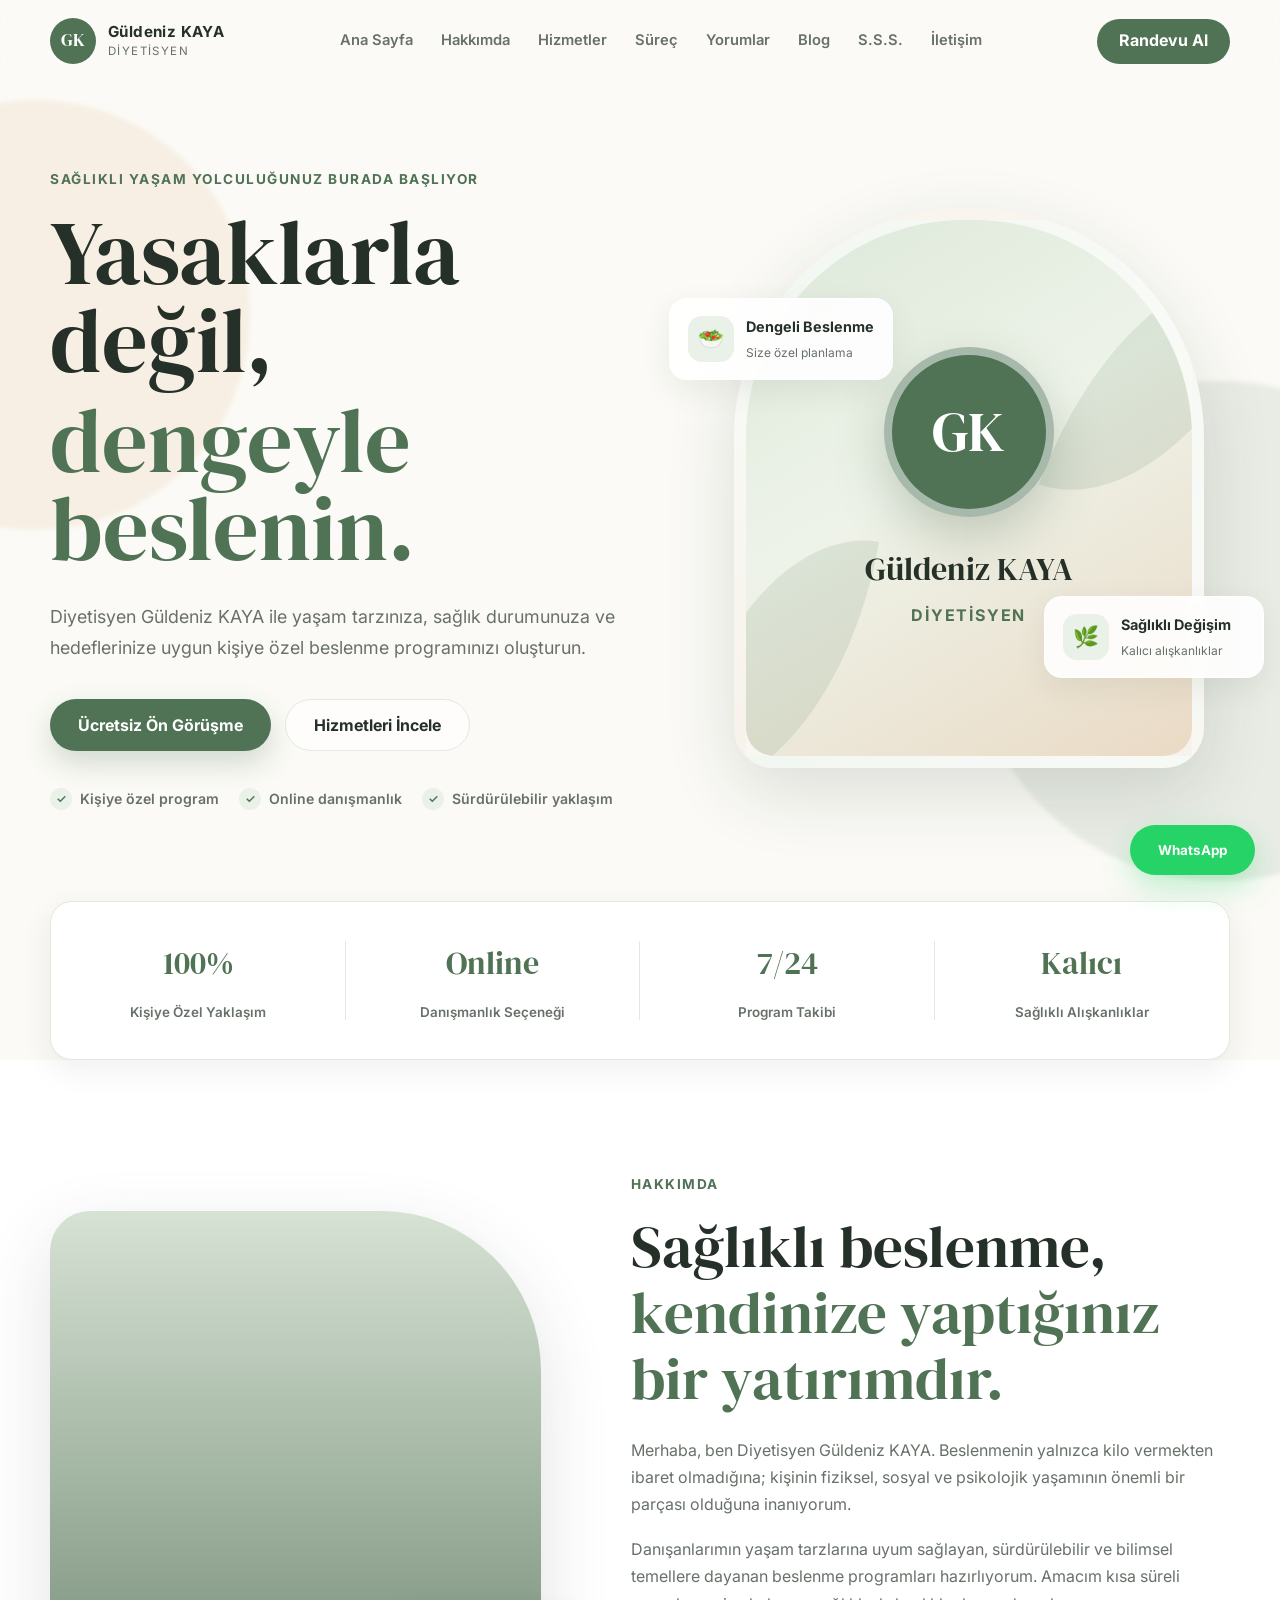
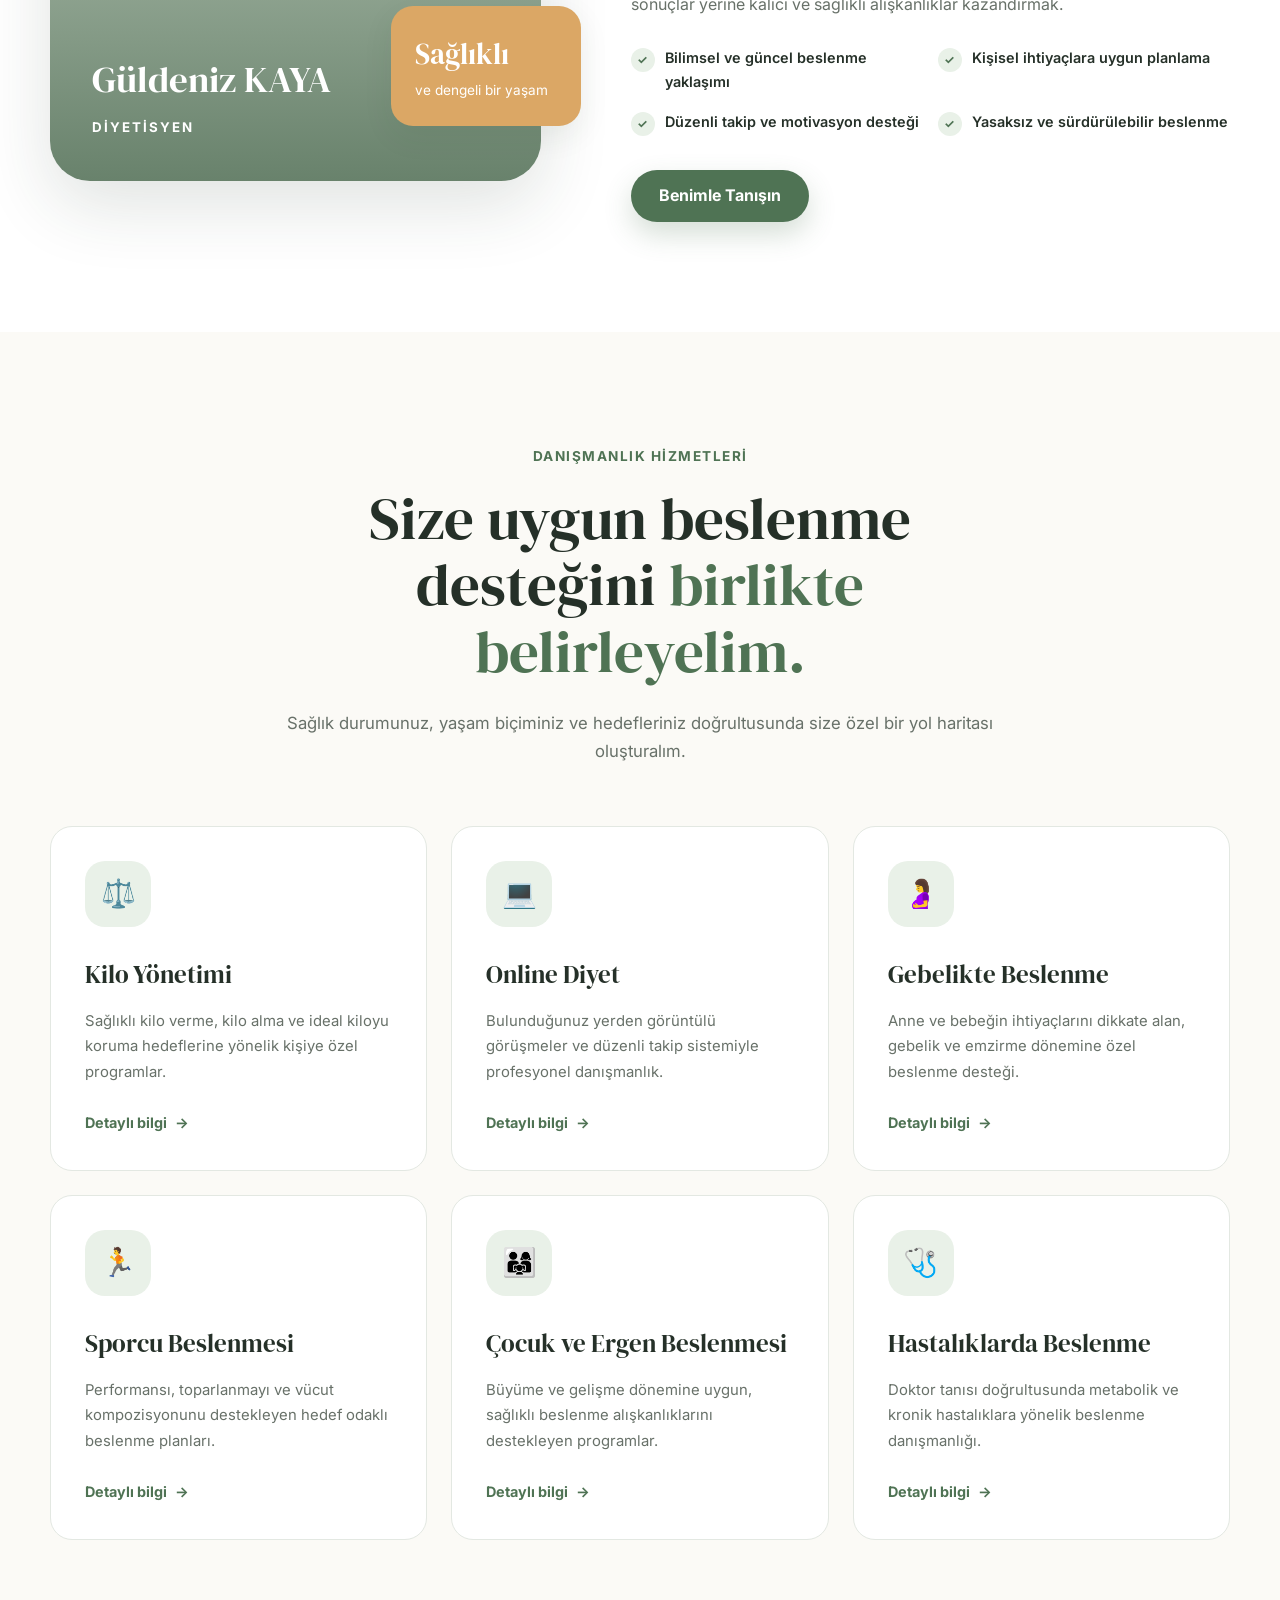
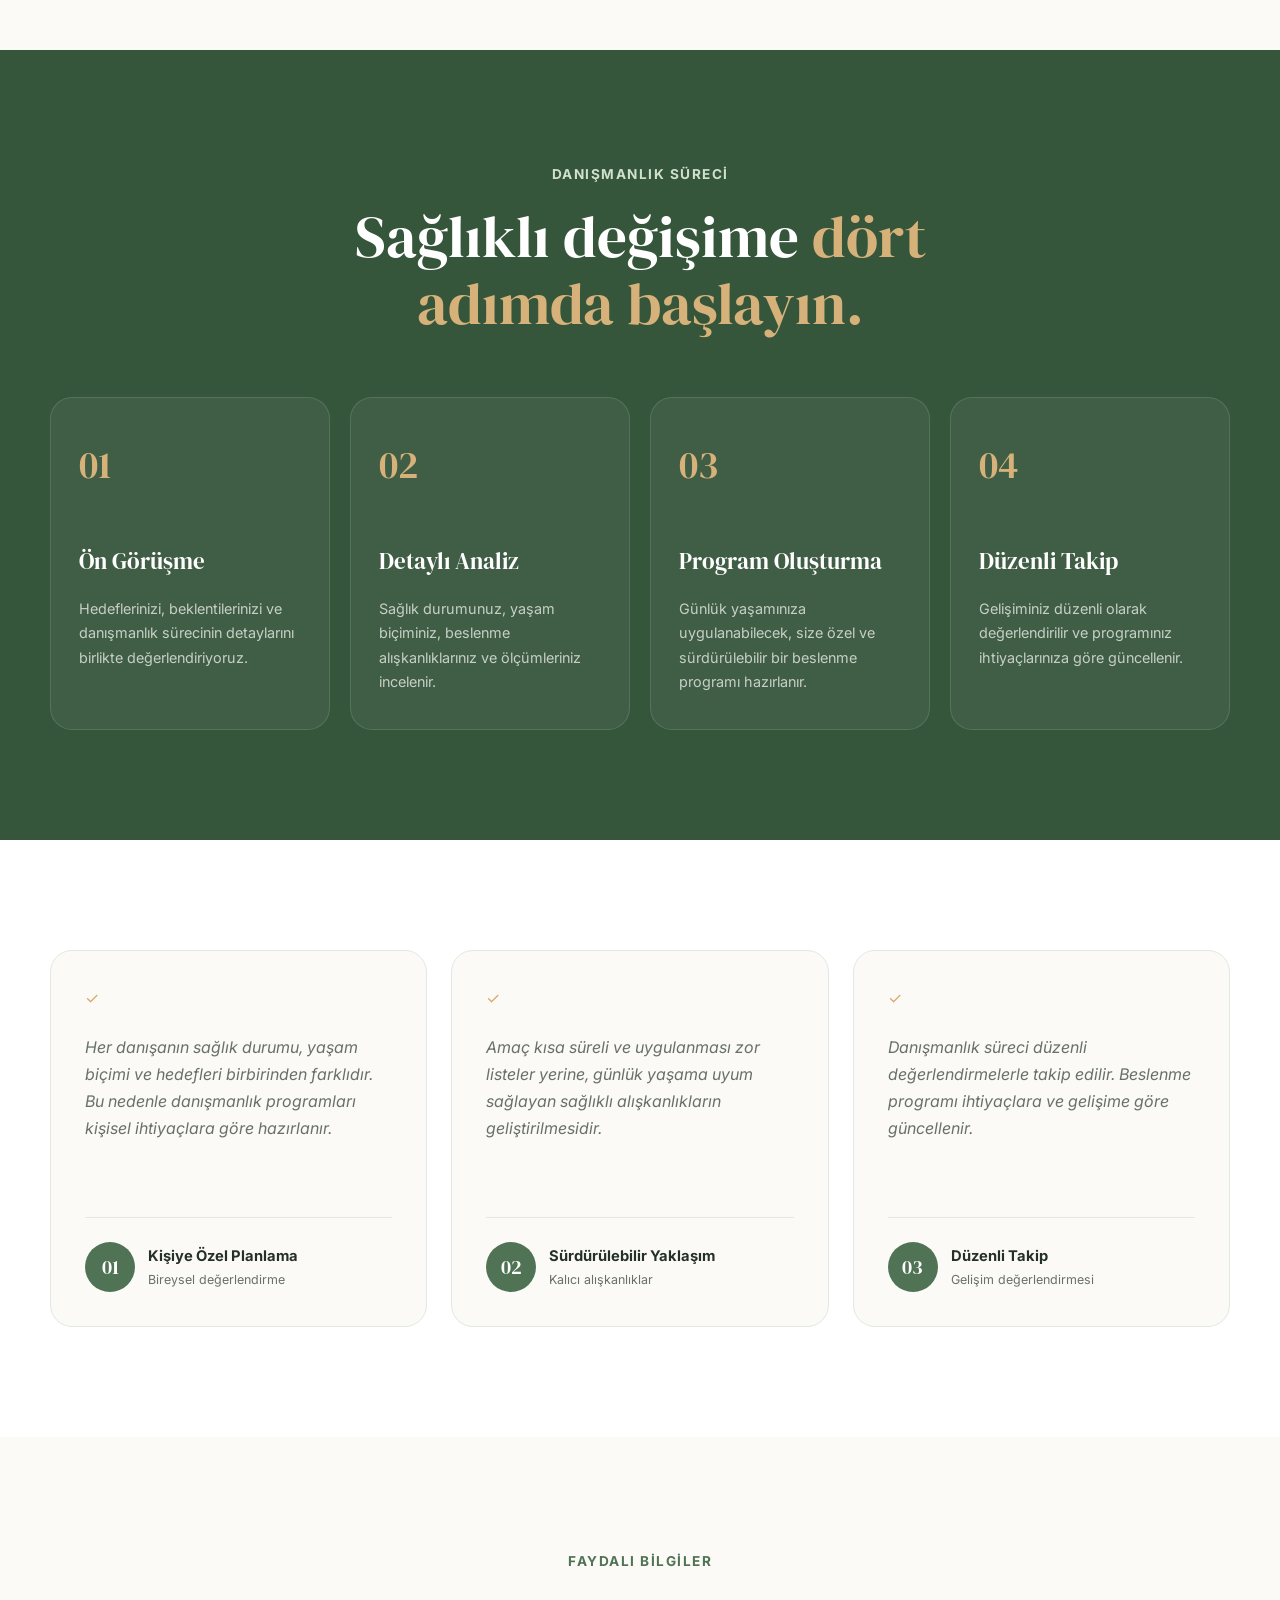
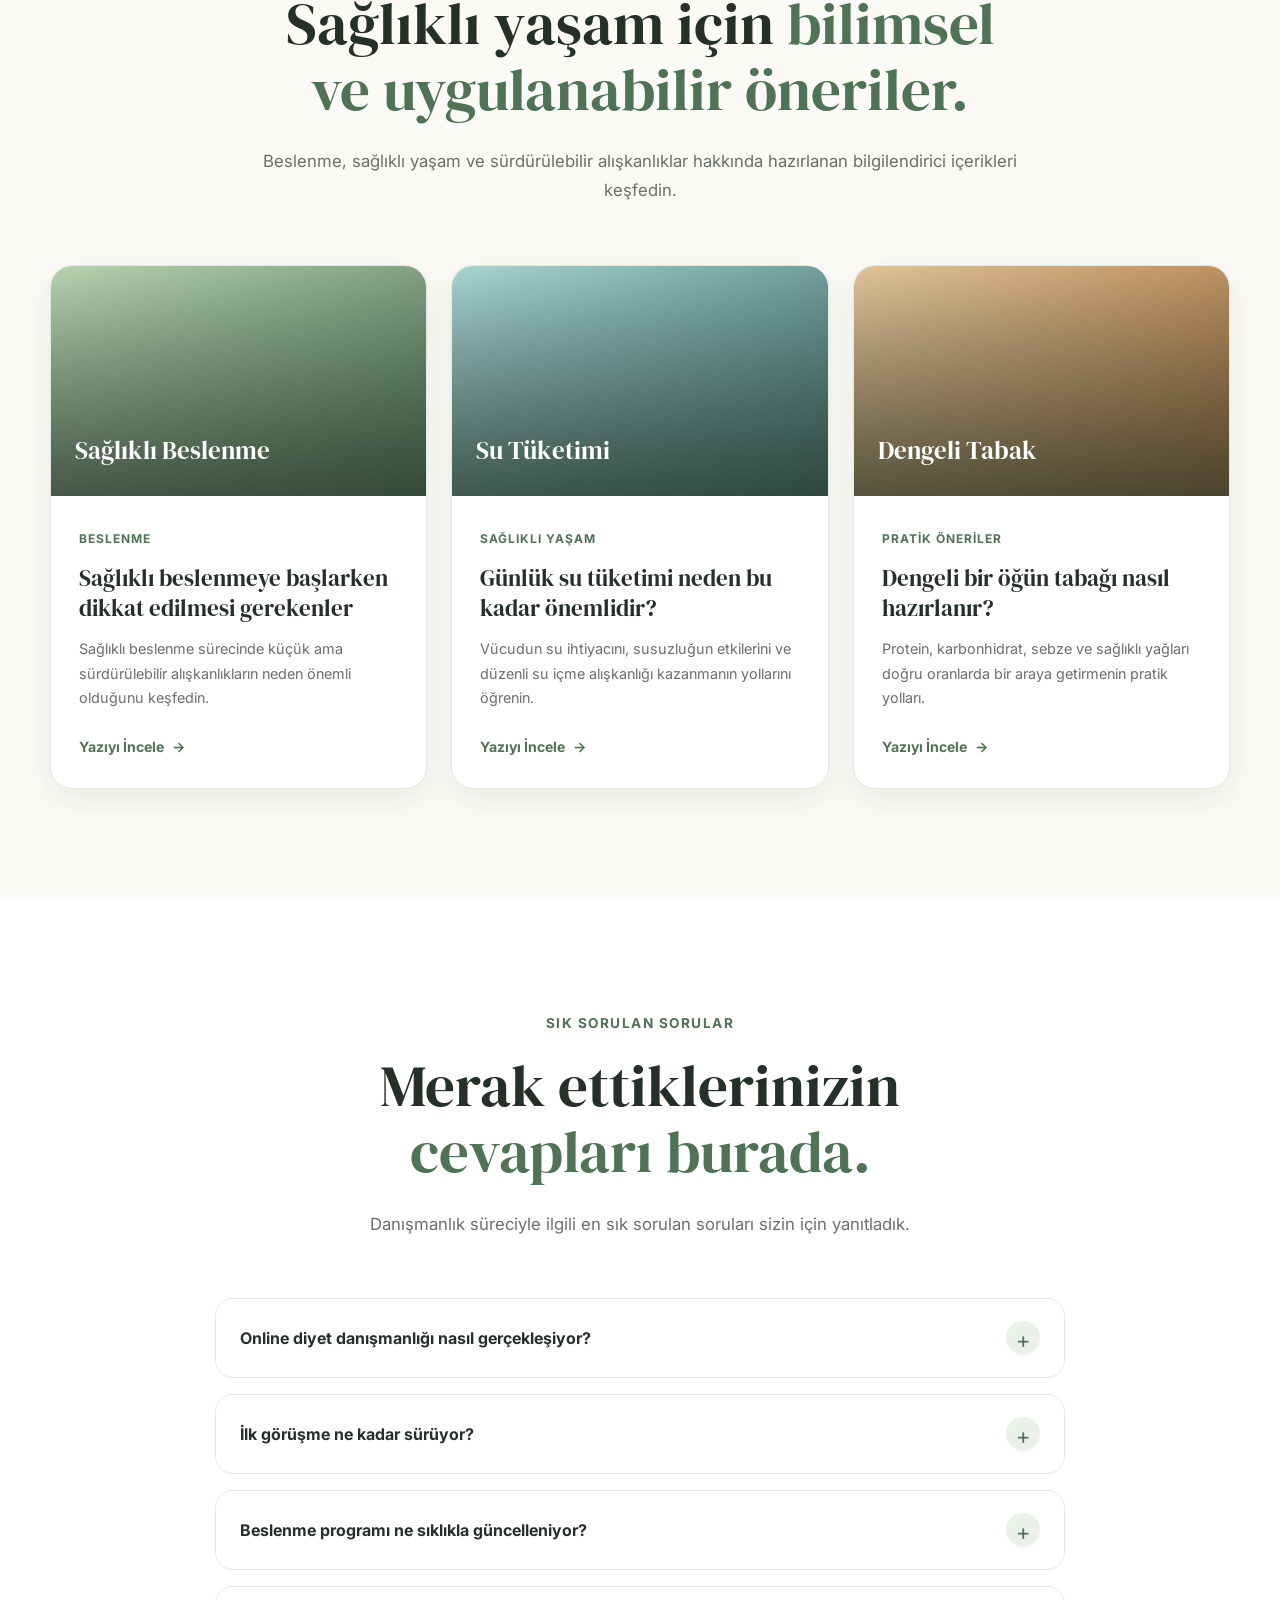
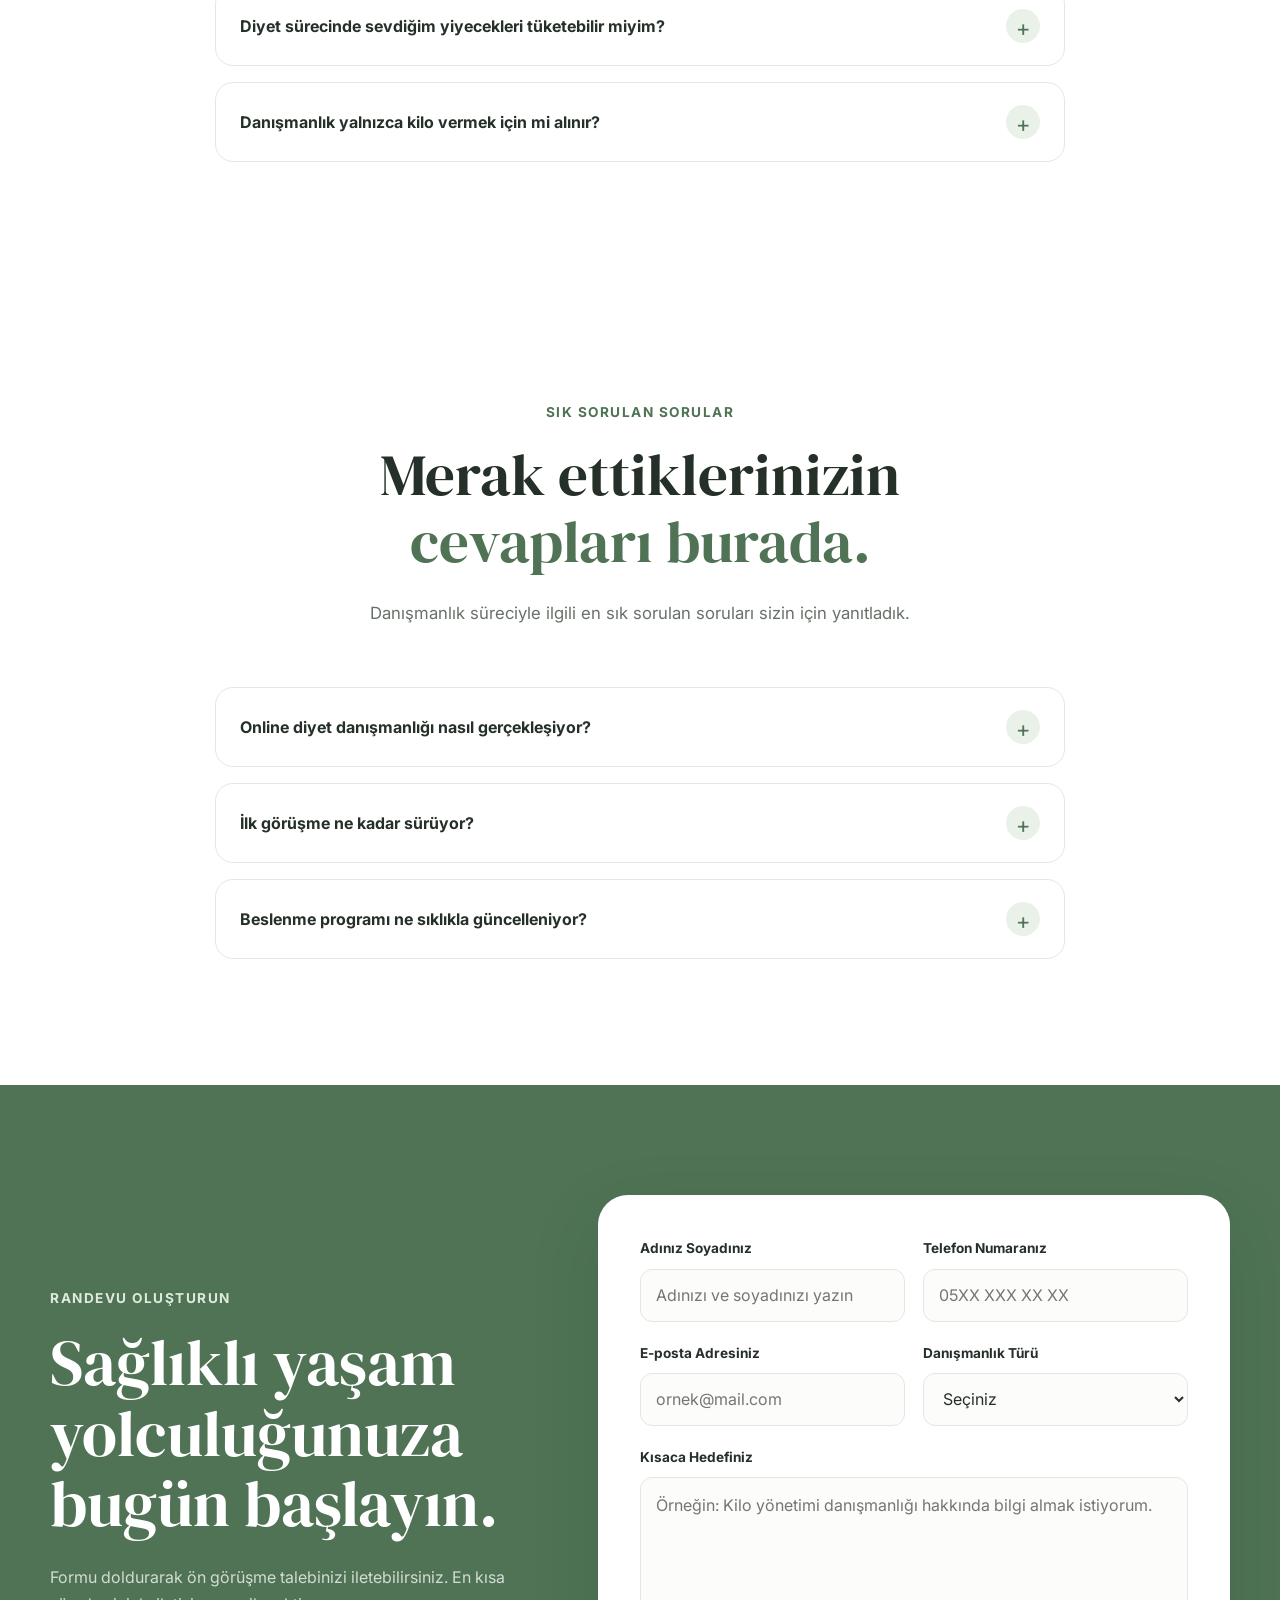
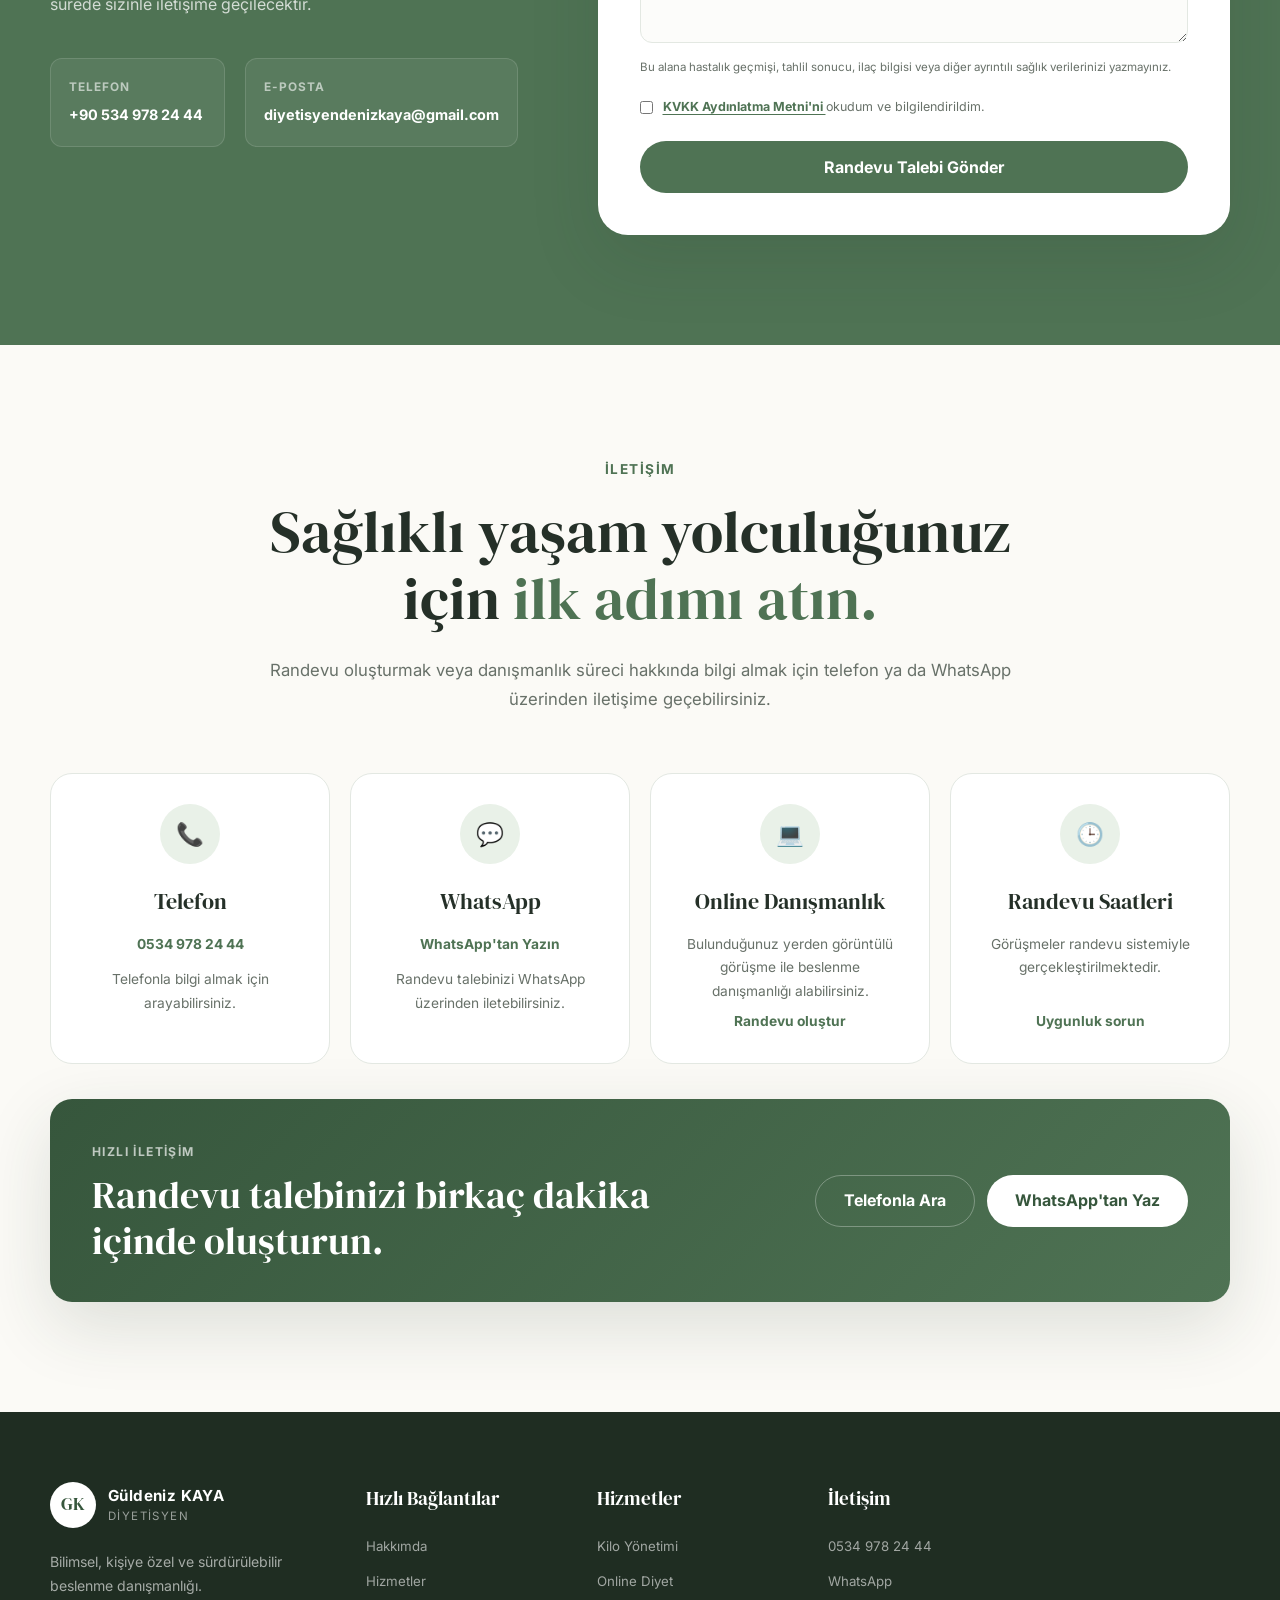
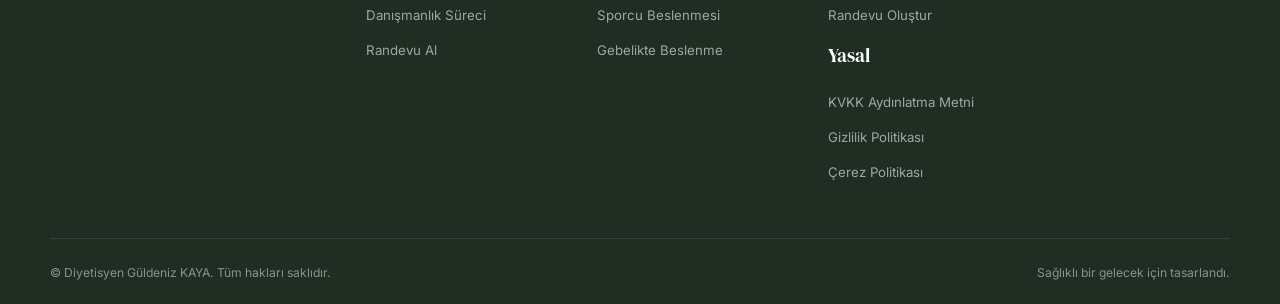
<file: index.html>
<!DOCTYPE html>
<html lang="tr">
<head>
    <meta
    property="og:url"
    content="https://dytguldenizkaya.github.io/"
><meta
    property="og:site_name"
    content="Diyetisyen Güldeniz KAYA"
>
    <meta charset="UTF-8">

    <meta
        name="viewport"
        content="width=device-width, initial-scale=1.0"
    >

    <meta
        name="description"
        content="Diyetisyen Güldeniz KAYA ile sağlıklı beslenme, kilo yönetimi, online diyet ve kişiye özel beslenme danışmanlığı."
    >


    <title>Diyetisyen Güldeniz KAYA | Sağlıklı Beslenme Danışmanlığı</title>
    <meta
   google-site-verification: google47fa7a08655e83a1.html
>
<link
    rel="icon"
    href="favicon.svg"
    type="image/svg+xml"
>

<meta
    name="robots"
    content="index, follow, max-image-preview:large"
>

<meta
    property="og:locale"
    content="tr_TR"
>

<meta
    property="og:type"
    content="website"
>

<meta
    property="og:title"
    content="Diyetisyen Güldeniz KAYA | Sağlıklı Beslenme Danışmanlığı"
>

<meta
    property="og:description"
    content="Kişiye özel beslenme danışmanlığı, kilo yönetimi, online diyet, sporcu beslenmesi ve sürdürülebilir sağlıklı yaşam desteği."
>

<meta
    name="twitter:card"
    content="summary"
>

<meta
    name="twitter:title"
    content="Diyetisyen Güldeniz KAYA"
>

<meta
    name="twitter:description"
    content="Kişiye özel, bilimsel ve sürdürülebilir beslenme danışmanlığı."
>
    <!-- Google Fonts -->
    <link rel="preconnect" href="https://fonts.googleapis.com">
    <link rel="preconnect" href="https://fonts.gstatic.com" crossorigin>

    <link
        href="https://fonts.googleapis.com/css2?family=DM+Serif+Display&family=Inter:wght@400;500;600;700&display=swap"
        rel="stylesheet"
    >

    <link rel="stylesheet" href="style.css">
    <script type="application/ld+json">
{
    "@context": "https://schema.org",
    "@type": "Person",
    "name": "Güldeniz KAYA",
    "jobTitle": "Diyetisyen",
    "telephone": "+90 534 978 24 44",
    "description": "Kişiye özel, bilimsel ve sürdürülebilir beslenme danışmanlığı.",
    "knowsAbout": [
        "Sağlıklı beslenme",
        "Kilo yönetimi",
        "Online diyet",
        "Sporcu beslenmesi",
        "Gebelikte beslenme",
        "Çocuk ve ergen beslenmesi"
    ]
}
</script>
<link
    rel="canonical"
    href="https://dytguldenizkaya.github.io/"
>
</head>

<body>

    <!-- Üst Menü -->
    <header class="header" id="header">
        <div class="container navbar">

            <a href="#anasayfa" class="logo" aria-label="Ana sayfa">
                <span class="logo-icon">GK</span>

                <span class="logo-text">
                    <strong>Güldeniz KAYA</strong>
                    <small>Diyetisyen</small>
                </span>
            </a>

            <nav class="navigation" id="navigation">
                <a href="#anasayfa">Ana Sayfa</a>
                <a href="#hakkimda">Hakkımda</a>
                <a href="#hizmetler">Hizmetler</a>
                <a href="#surec">Süreç</a>
                <a href="#yorumlar">Yorumlar</a>
                <a href="#blog">Blog</a>
                <a href="#sss">S.S.S.</a>
                <a href="#iletisim">İletişim</a>
            </nav>

            <a href="#randevu" class="button button-header">
                Randevu Al
            </a>

            <button
                class="mobile-menu-button"
                id="mobileMenuButton"
                type="button"
                aria-label="Mobil menüyü aç"
                aria-expanded="false"
            >
                <span></span>
                <span></span>
                <span></span>
            </button>

        </div>
    </header>

    <main>

        <!-- Ana Sayfa -->
        <section class="hero" id="anasayfa">
            <div class="hero-decoration hero-decoration-one"></div>
            <div class="hero-decoration hero-decoration-two"></div>

            <div class="container hero-container">

                <div class="hero-content">

                    <span class="section-label">
                        Sağlıklı yaşam yolculuğunuz burada başlıyor
                    </span>

                    <h1>
                        Yasaklarla değil,
                        <span>dengeyle beslenin.</span>
                    </h1>

                    <p class="hero-description">
                        Diyetisyen Güldeniz KAYA ile yaşam tarzınıza,
                        sağlık durumunuza ve hedeflerinize uygun kişiye özel
                        beslenme programınızı oluşturun.
                    </p>

                    <div class="hero-buttons">
                        <a href="#randevu" class="button button-primary">
                            Ücretsiz Ön Görüşme
                        </a>

                        <a href="#hizmetler" class="button button-secondary">
                            Hizmetleri İncele
                        </a>
                    </div>

                    <div class="hero-features">

                        <div class="hero-feature">
                            <span class="check-icon">✓</span>
                            <span>Kişiye özel program</span>
                        </div>

                        <div class="hero-feature">
                            <span class="check-icon">✓</span>
                            <span>Online danışmanlık</span>
                        </div>

                        <div class="hero-feature">
                            <span class="check-icon">✓</span>
                            <span>Sürdürülebilir yaklaşım</span>
                        </div>

                    </div>
                </div>

                <div class="hero-visual">

                    <div class="hero-image-card">

                        <div class="hero-image-placeholder">
                            <div class="leaf leaf-one"></div>
                            <div class="leaf leaf-two"></div>

                            <div class="dietitian-card">
                                <div class="dietitian-avatar">GK</div>

                                <h2>Güldeniz KAYA</h2>
                                <p>Diyetisyen</p>
                            </div>
                        </div>

                        <div class="floating-card floating-card-top">
                            <span class="floating-icon">🥗</span>

                            <div>
                                <strong>Dengeli Beslenme</strong>
                                <small>Size özel planlama</small>
                            </div>
                        </div>

                        <div class="floating-card floating-card-bottom">
                            <span class="floating-icon">🌿</span>

                            <div>
                                <strong>Sağlıklı Değişim</strong>
                                <small>Kalıcı alışkanlıklar</small>
                            </div>
                        </div>

                    </div>
                </div>

            </div>
        </section>

        <!-- Bilgi İstatistikleri -->
        <section class="statistics">
            <div class="container statistics-grid">

                <div class="statistic-item">
                    <strong>100%</strong>
                    <span>Kişiye Özel Yaklaşım</span>
                </div>

                <div class="statistic-item">
                    <strong>Online</strong>
                    <span>Danışmanlık Seçeneği</span>
                </div>

                <div class="statistic-item">
                    <strong>7/24</strong>
                    <span>Program Takibi</span>
                </div>

                <div class="statistic-item">
                    <strong>Kalıcı</strong>
                    <span>Sağlıklı Alışkanlıklar</span>
                </div>

            </div>
        </section>

        <!-- Hakkımda -->
        <section class="section about" id="hakkimda">
            <div class="container about-container">

                <div class="about-visual">
                    <div class="about-image">
                        <span>Güldeniz KAYA</span>
                        <small>Diyetisyen</small>
                    </div>

                    <div class="experience-card">
                        <strong>Sağlıklı</strong>
                        <span>ve dengeli bir yaşam</span>
                    </div>
                </div>

                <div class="about-content">

                    <span class="section-label">Hakkımda</span>

                    <h2 class="section-title">
                        Sağlıklı beslenme,
                        <span>kendinize yaptığınız bir yatırımdır.</span>
                    </h2>

                    <p>
                        Merhaba, ben Diyetisyen Güldeniz KAYA. Beslenmenin
                        yalnızca kilo vermekten ibaret olmadığına; kişinin
                        fiziksel, sosyal ve psikolojik yaşamının önemli bir
                        parçası olduğuna inanıyorum.
                    </p>

                    <p>
                        Danışanlarımın yaşam tarzlarına uyum sağlayan,
                        sürdürülebilir ve bilimsel temellere dayanan beslenme
                        programları hazırlıyorum. Amacım kısa süreli sonuçlar
                        yerine kalıcı ve sağlıklı alışkanlıklar kazandırmak.
                    </p>

                    <div class="about-list">

                        <div class="about-list-item">
                            <span>✓</span>
                            <p>Bilimsel ve güncel beslenme yaklaşımı</p>
                        </div>

                        <div class="about-list-item">
                            <span>✓</span>
                            <p>Kişisel ihtiyaçlara uygun planlama</p>
                        </div>

                        <div class="about-list-item">
                            <span>✓</span>
                            <p>Düzenli takip ve motivasyon desteği</p>
                        </div>

                        <div class="about-list-item">
                            <span>✓</span>
                            <p>Yasaksız ve sürdürülebilir beslenme</p>
                        </div>

                    </div>

                    <a href="#randevu" class="button button-primary">
                        Benimle Tanışın
                    </a>

                </div>
            </div>
        </section>

        <!-- Hizmetler -->
        <section class="section services" id="hizmetler">
            <div class="container">

                <div class="section-heading">
                    <span class="section-label">Danışmanlık Hizmetleri</span>

                    <h2 class="section-title">
                        Size uygun beslenme desteğini
                        <span>birlikte belirleyelim.</span>
                    </h2>

                    <p>
                        Sağlık durumunuz, yaşam biçiminiz ve hedefleriniz
                        doğrultusunda size özel bir yol haritası oluşturalım.
                    </p>
                </div>

                <div class="services-grid">

                    <article class="service-card">
                        <div class="service-icon">⚖️</div>

                        <h3>Kilo Yönetimi</h3>

                        <p>
                            Sağlıklı kilo verme, kilo alma ve ideal kiloyu
                            koruma hedeflerine yönelik kişiye özel programlar.
                        </p>

                        <a href="#randevu">
                            Detaylı bilgi
                            <span>→</span>
                        </a>
                    </article>

                    <article class="service-card">
                        <div class="service-icon">💻</div>

                        <h3>Online Diyet</h3>

                        <p>
                            Bulunduğunuz yerden görüntülü görüşmeler ve düzenli
                            takip sistemiyle profesyonel danışmanlık.
                        </p>

                        <a href="#randevu">
                            Detaylı bilgi
                            <span>→</span>
                        </a>
                    </article>

                    <article class="service-card">
                        <div class="service-icon">🤰</div>

                        <h3>Gebelikte Beslenme</h3>

                        <p>
                            Anne ve bebeğin ihtiyaçlarını dikkate alan,
                            gebelik ve emzirme dönemine özel beslenme desteği.
                        </p>

                        <a href="#randevu">
                            Detaylı bilgi
                            <span>→</span>
                        </a>
                    </article>

                    <article class="service-card">
                        <div class="service-icon">🏃</div>

                        <h3>Sporcu Beslenmesi</h3>

                        <p>
                            Performansı, toparlanmayı ve vücut kompozisyonunu
                            destekleyen hedef odaklı beslenme planları.
                        </p>

                        <a href="#randevu">
                            Detaylı bilgi
                            <span>→</span>
                        </a>
                    </article>

                    <article class="service-card">
                        <div class="service-icon">👨‍👩‍👧</div>

                        <h3>Çocuk ve Ergen Beslenmesi</h3>

                        <p>
                            Büyüme ve gelişme dönemine uygun, sağlıklı beslenme
                            alışkanlıklarını destekleyen programlar.
                        </p>

                        <a href="#randevu">
                            Detaylı bilgi
                            <span>→</span>
                        </a>
                    </article>

                    <article class="service-card">
                        <div class="service-icon">🩺</div>

                        <h3>Hastalıklarda Beslenme</h3>

                        <p>
                            Doktor tanısı doğrultusunda metabolik ve kronik
                            hastalıklara yönelik beslenme danışmanlığı.
                        </p>

                        <a href="#randevu">
                            Detaylı bilgi
                            <span>→</span>
                        </a>
                    </article>

                </div>
            </div>
        </section>

        <!-- Danışmanlık Süreci -->
        <section class="section process" id="surec">
            <div class="container">

                <div class="section-heading">
                    <span class="section-label">Danışmanlık Süreci</span>

                    <h2 class="section-title">
                        Sağlıklı değişime
                        <span>dört adımda başlayın.</span>
                    </h2>
                </div>

                <div class="process-grid">

                    <div class="process-card">
                        <span class="process-number">01</span>
                        <h3>Ön Görüşme</h3>

                        <p>
                            Hedeflerinizi, beklentilerinizi ve danışmanlık
                            sürecinin detaylarını birlikte değerlendiriyoruz.
                        </p>
                    </div>

                    <div class="process-card">
                        <span class="process-number">02</span>
                        <h3>Detaylı Analiz</h3>

                        <p>
                            Sağlık durumunuz, yaşam biçiminiz, beslenme
                            alışkanlıklarınız ve ölçümleriniz incelenir.
                        </p>
                    </div>

                    <div class="process-card">
                        <span class="process-number">03</span>
                        <h3>Program Oluşturma</h3>

                        <p>
                            Günlük yaşamınıza uygulanabilecek, size özel ve
                            sürdürülebilir bir beslenme programı hazırlanır.
                        </p>
                    </div>

                    <div class="process-card">
                        <span class="process-number">04</span>
                        <h3>Düzenli Takip</h3>

                        <p>
                            Gelişiminiz düzenli olarak değerlendirilir ve
                            programınız ihtiyaçlarınıza göre güncellenir.
                        </p>
                    </div>

                </div>
            </div>
        </section>

        <!-- Danışan Yorumları -->
        <section class="section testimonials" id="yorumlar">
            <div class="container">

                <div class="testimonials-grid">

    <article class="testimonial-card">
        <div class="stars">✓</div>

        <p>
            Her danışanın sağlık durumu, yaşam biçimi ve hedefleri
            birbirinden farklıdır. Bu nedenle danışmanlık programları
            kişisel ihtiyaçlara göre hazırlanır.
        </p>

        <div class="testimonial-person">
            <div class="person-avatar">01</div>

            <div>
                <strong>Kişiye Özel Planlama</strong>
                <span>Bireysel değerlendirme</span>
            </div>
        </div>
    </article>

    <article class="testimonial-card">
        <div class="stars">✓</div>

        <p>
            Amaç kısa süreli ve uygulanması zor listeler yerine,
            günlük yaşama uyum sağlayan sağlıklı alışkanlıkların
            geliştirilmesidir.
        </p>

        <div class="testimonial-person">
            <div class="person-avatar">02</div>

            <div>
                <strong>Sürdürülebilir Yaklaşım</strong>
                <span>Kalıcı alışkanlıklar</span>
            </div>
        </div>
    </article>

    <article class="testimonial-card">
        <div class="stars">✓</div>

        <p>
            Danışmanlık süreci düzenli değerlendirmelerle takip edilir.
            Beslenme programı ihtiyaçlara ve gelişime göre güncellenir.
        </p>

        <div class="testimonial-person">
            <div class="person-avatar">03</div>

            <div>
                <strong>Düzenli Takip</strong>
                <span>Gelişim değerlendirmesi</span>
            </div>
        </div>
    </article>

</div>
            </div>
        </section>
        <!-- Blog ve Faydalı Bilgiler -->
<section class="section blog" id="blog">
    <div class="container">

        <div class="section-heading">
            <span class="section-label">Faydalı Bilgiler</span>

            <h2 class="section-title">
                Sağlıklı yaşam için
                <span>bilimsel ve uygulanabilir öneriler.</span>
            </h2>

            <p>
                Beslenme, sağlıklı yaşam ve sürdürülebilir alışkanlıklar
                hakkında hazırlanan bilgilendirici içerikleri keşfedin.
            </p>
        </div>

        <div class="blog-grid">

            <article class="blog-card">
                <div class="blog-image blog-image-one">
                    <span>Sağlıklı Beslenme</span>
                </div>

                <div class="blog-content">
                    <span class="blog-category">Beslenme</span>

                    <h3>
                        Sağlıklı beslenmeye başlarken dikkat edilmesi gerekenler
                    </h3>

                    <p>
                        Sağlıklı beslenme sürecinde küçük ama sürdürülebilir
                        alışkanlıkların neden önemli olduğunu keşfedin.
                    </p>

                    <a href="saglikli-beslenmeye-baslarken.html">
                        Yazıyı İncele
                        <span>→</span>
                    </a>
                </div>
            </article>

            <article class="blog-card">
                <div class="blog-image blog-image-two">
                    <span>Su Tüketimi</span>
                </div>

                <div class="blog-content">
                    <span class="blog-category">Sağlıklı Yaşam</span>

                    <h3>
                        Günlük su tüketimi neden bu kadar önemlidir?
                    </h3>

                    <p>
                        Vücudun su ihtiyacını, susuzluğun etkilerini ve düzenli
                        su içme alışkanlığı kazanmanın yollarını öğrenin.
                    </p>

                    <a href="gunluk-su-tuketimi.html">
                        Yazıyı İncele
                        <span>→</span>
                    </a>
                </div>
            </article>

            <article class="blog-card">
                <div class="blog-image blog-image-three">
                    <span>Dengeli Tabak</span>
                </div>

                <div class="blog-content">
                    <span class="blog-category">Pratik Öneriler</span>

                    <h3>
                        Dengeli bir öğün tabağı nasıl hazırlanır?
                    </h3>

                    <p>
                        Protein, karbonhidrat, sebze ve sağlıklı yağları doğru
                        oranlarda bir araya getirmenin pratik yolları.
                    </p>

                    <a href="dengeli-ogun-tabagi.html">
                        Yazıyı İncele
                        <span>→</span>
                    </a>
                </div>
            </article>

        </div>

    </div>
</section>
<section class="section faq" id="sss">
    <div class="container">

        <div class="section-heading">
            <span class="section-label">Sık Sorulan Sorular</span>

            <h2 class="section-title">
                Merak ettiklerinizin
                <span>cevapları burada.</span>
            </h2>

            <p>
                Danışmanlık süreciyle ilgili en sık sorulan soruları
                sizin için yanıtladık.
            </p>
        </div>

        <div class="faq-list">

            <div class="faq-item">
                <button class="faq-question" type="button">
                    <span>Online diyet danışmanlığı nasıl gerçekleşiyor?</span>
                    <span class="faq-icon">+</span>
                </button>

                <div class="faq-answer">
                    <p>
                        Görüşmeler görüntülü konuşma üzerinden gerçekleştirilir.
                        Sağlık bilgileriniz, beslenme alışkanlıklarınız ve
                        hedefleriniz değerlendirilerek size özel program hazırlanır.
                    </p>
                </div>
            </div>

            <div class="faq-item">
                <button class="faq-question" type="button">
                    <span>İlk görüşme ne kadar sürüyor?</span>
                    <span class="faq-icon">+</span>
                </button>

                <div class="faq-answer">
                    <p>
                        İlk görüşme genellikle 45 ile 60 dakika arasında sürer.
                        Bu görüşmede sağlık geçmişiniz, günlük yaşamınız ve
                        beslenme alışkanlıklarınız detaylı şekilde değerlendirilir.
                    </p>
                </div>
            </div>

            <div class="faq-item">
                <button class="faq-question" type="button">
                    <span>Beslenme programı ne sıklıkla güncelleniyor?</span>
                    <span class="faq-icon">+</span>
                </button>

                <div class="faq-answer">
                    <p>
                        Program güncelleme sıklığı danışanın ihtiyacına göre
                        belirlenir. Genellikle haftalık veya iki haftalık
                        kontrollerle süreç takip edilir.
                    </p>
                </div>
            </div>

            <div class="faq-item">
                <button class="faq-question" type="button">
                    <span>Diyet sürecinde sevdiğim yiyecekleri tüketebilir miyim?</span>
                    <span class="faq-icon">+</span>
                </button>

                <div class="faq-answer">
                    <p>
                        Amaç yasaklarla dolu bir liste oluşturmak değildir.
                        Porsiyon kontrolü ve denge sağlanarak sevdiğiniz
                        yiyecekler programa uygun şekilde dahil edilebilir.
                    </p>
                </div>
            </div>

            <div class="faq-item">
                <button class="faq-question" type="button">
                    <span>Danışmanlık yalnızca kilo vermek için mi alınır?</span>
                    <span class="faq-icon">+</span>
                </button>

                <div class="faq-answer">
                    <p>
                        Hayır. Kilo alma, kilo koruma, sporcu beslenmesi,
                        gebelik dönemi, çocuk ve ergen beslenmesi ile
                        hastalıklara özel beslenme alanlarında da destek alınabilir.
                    </p>
                </div>
            </div>

        </div>
    </div>
</section>
        <!-- Randevu -->
         <section class="section faq" id="sss">
    <div class="container">

        <div class="section-heading">
            <span class="section-label">Sık Sorulan Sorular</span>

            <h2 class="section-title">
                Merak ettiklerinizin
                <span>cevapları burada.</span>
            </h2>

            <p>
                Danışmanlık süreciyle ilgili en sık sorulan soruları
                sizin için yanıtladık.
            </p>
        </div>

        <div class="faq-list">

            <div class="faq-item">
                <button class="faq-question" type="button">
                    <span>Online diyet danışmanlığı nasıl gerçekleşiyor?</span>
                    <span class="faq-icon">+</span>
                </button>

                <div class="faq-answer">
                    <p>
                        Görüşmeler görüntülü konuşma üzerinden gerçekleştirilir.
                        Sağlık bilgileriniz ve hedefleriniz değerlendirilerek
                        size özel beslenme programı hazırlanır.
                    </p>
                </div>
            </div>

            <div class="faq-item">
                <button class="faq-question" type="button">
                    <span>İlk görüşme ne kadar sürüyor?</span>
                    <span class="faq-icon">+</span>
                </button>

                <div class="faq-answer">
                    <p>
                        İlk görüşme genellikle 45 ile 60 dakika arasında sürer.
                        Sağlık geçmişiniz ve beslenme alışkanlıklarınız ayrıntılı
                        olarak değerlendirilir.
                    </p>
                </div>
            </div>

            <div class="faq-item">
                <button class="faq-question" type="button">
                    <span>Beslenme programı ne sıklıkla güncelleniyor?</span>
                    <span class="faq-icon">+</span>
                </button>

                <div class="faq-answer">
                    <p>
                        Program, danışanın ihtiyacına göre haftalık veya
                        iki haftalık kontrollerle güncellenebilir.
                    </p>
                </div>
            </div>

        </div>
    </div>
</section>
        <section class="section appointment" id="randevu">
            <div class="container appointment-container">

                <div class="appointment-content">
                    <span class="section-label section-label-light">
                        Randevu Oluşturun
                    </span>

                    <h2>
                        Sağlıklı yaşam yolculuğunuza bugün başlayın.
                    </h2>

                    <p>
                        Formu doldurarak ön görüşme talebinizi iletebilirsiniz.
                        En kısa sürede sizinle iletişime geçilecektir.
                    </p>

                    <div class="appointment-contact">

                        <div>
                            <span>Telefon</span>
                            <strong>+90 534 978 24 44</strong>
                        </div>

                        <div>
                            <span>E-posta</span>
                            <strong>diyetisyendenizkaya@gmail.com</strong>
                        </div>

                    </div>
                </div>

                <form class="appointment-form" id="appointmentForm">

                    <div class="form-row">

                        <div class="form-group">
                            <label for="fullName">Adınız Soyadınız</label>

                            <input
                                type="text"
                                id="fullName"
                                name="fullName"
                                placeholder="Adınızı ve soyadınızı yazın"
                                required
                            >
                        </div>

                        <div class="form-group">
                            <label for="phone">Telefon Numaranız</label>

                            <input
                                type="tel"
                                id="phone"
                                name="phone"
                                placeholder="05XX XXX XX XX"
                                required
                            >
                        </div>

                    </div>

                    <div class="form-row">

                        <div class="form-group">
                            <label for="email">E-posta Adresiniz</label>

                            <input
                                type="email"
                                id="email"
                                name="email"
                                placeholder="ornek@mail.com"
                                required
                            >
                        </div>

                        <div class="form-group">
                            <label for="service">Danışmanlık Türü</label>

                            <select id="service" name="service" required>
                                <option value="">Seçiniz</option>
                                <option value="kilo-yonetimi">
                                    Kilo Yönetimi
                                </option>
                                <option value="online-diyet">
                                    Online Diyet
                                </option>
                                <option value="gebelik">
                                    Gebelikte Beslenme
                                </option>
                                <option value="sporcu">
                                    Sporcu Beslenmesi
                                </option>
                                <option value="cocuk">
                                    Çocuk ve Ergen Beslenmesi
                                </option>
                                <option value="hastalik">
                                    Hastalıklarda Beslenme
                                </option>
                            </select>
                        </div>

                    </div>

                    <div class="form-group">
    <label for="message">Kısaca Hedefiniz</label>

    <textarea
        id="message"
        name="message"
        rows="5"
        maxlength="500"
        placeholder="Örneğin: Kilo yönetimi danışmanlığı hakkında bilgi almak istiyorum."
        aria-describedby="messageHelp"
    ></textarea>

    <small class="form-help" id="messageHelp">
        Bu alana hastalık geçmişi, tahlil sonucu, ilaç bilgisi veya
        diğer ayrıntılı sağlık verilerinizi yazmayınız.
    </small>
</div>

                    <label class="privacy-checkbox">
    <input
        type="checkbox"
        id="privacyNotice"
        name="privacyNotice"
        required
    >

    <span>
        <a
            href="kvkk.html"
            target="_blank"
            rel="noopener noreferrer"
        >
            KVKK Aydınlatma Metni'ni
        </a>
        okudum ve bilgilendirildim.
    </span>
</label>

                    <button type="submit" class="button button-form">
                        Randevu Talebi Gönder
                    </button>

                    <p class="form-message" id="formMessage"></p>

                </form>

            </div>
        </section>

        <!-- İletişim -->
<section class="section contact" id="iletisim">
    <div class="container">

        <div class="section-heading">
            <span class="section-label">İletişim</span>

            <h2 class="section-title">
                Sağlıklı yaşam yolculuğunuz için
                <span>ilk adımı atın.</span>
            </h2>

            <p>
                Randevu oluşturmak veya danışmanlık süreci hakkında bilgi
                almak için telefon ya da WhatsApp üzerinden iletişime
                geçebilirsiniz.
            </p>
        </div>

        <div class="contact-grid contact-grid-updated">

            <article class="contact-card">
                <div class="contact-icon">📞</div>

                <h3>Telefon</h3>

                <a href="tel:+905349782444">
                    0534 978 24 44
                </a>

                <p class="contact-description">
                    Telefonla bilgi almak için arayabilirsiniz.
                </p>
            </article>

            <article class="contact-card">
                <div class="contact-icon">💬</div>

                <h3>WhatsApp</h3>

                <a
                    href="https://wa.me/905349782444"
                    target="_blank"
                    rel="noopener noreferrer"
                >
                    WhatsApp'tan Yazın
                </a>

                <p class="contact-description">
                    Randevu talebinizi WhatsApp üzerinden iletebilirsiniz.
                </p>
            </article>

            <article class="contact-card">
                <div class="contact-icon">💻</div>

                <h3>Online Danışmanlık</h3>

                <p>
                    Bulunduğunuz yerden görüntülü görüşme ile beslenme
                    danışmanlığı alabilirsiniz.
                </p>

                <a href="#randevu">
                    Randevu oluştur
                </a>
            </article>

            <article class="contact-card">
                <div class="contact-icon">🕒</div>

                <h3>Randevu Saatleri</h3>

                <p>
                    Görüşmeler randevu sistemiyle gerçekleştirilmektedir.
                </p>

                <a
                    href="https://wa.me/905349782444"
                    target="_blank"
                    rel="noopener noreferrer"
                >
                    Uygunluk sorun
                </a>
            </article>

        </div>

        <div class="contact-call-to-action">

            <div>
                <span>Hızlı iletişim</span>

                <h3>
                    Randevu talebinizi birkaç dakika içinde oluşturun.
                </h3>
            </div>

            <div class="contact-action-buttons">

                <a
                    href="tel:+905349782444"
                    class="button button-secondary"
                >
                    Telefonla Ara
                </a>

                <a
                    href="https://wa.me/905349782444?text=Merhaba%20Diyetisyen%20G%C3%BCldeniz%20KAYA%2C%20dan%C4%B1%C5%9Fmanl%C4%B1k%20hakk%C4%B1nda%20bilgi%20almak%20istiyorum."
                    class="button button-primary"
                    target="_blank"
                    rel="noopener noreferrer"
                >
                    WhatsApp'tan Yaz
                </a>

            </div>

        </div>

    </div>
</section>

    </main>

    <!-- Alt Kısım -->
    <footer class="footer">
        <div class="container footer-container">

            <div class="footer-brand">
                <a href="#anasayfa" class="logo footer-logo">
                    <span class="logo-icon">GK</span>

                    <span class="logo-text">
                        <strong>Güldeniz KAYA</strong>
                        <small>Diyetisyen</small>
                    </span>
                </a>

                <p>
                    Bilimsel, kişiye özel ve sürdürülebilir beslenme
                    danışmanlığı.
                </p>
            </div>

            <div class="footer-links">
                <h3>Hızlı Bağlantılar</h3>

                <a href="#hakkimda">Hakkımda</a>
                <a href="#hizmetler">Hizmetler</a>
                <a href="#surec">Danışmanlık Süreci</a>
                <a href="#randevu">Randevu Al</a>
            </div>

            <div class="footer-links">
                <h3>Hizmetler</h3>

                <a href="#hizmetler">Kilo Yönetimi</a>
                <a href="#hizmetler">Online Diyet</a>
                <a href="#hizmetler">Sporcu Beslenmesi</a>
                <a href="#hizmetler">Gebelikte Beslenme</a>
            </div>

            <div class="footer-links">
                <div class="footer-links">
    <h3>İletişim</h3>

    <a href="tel:+905349782444">
        0534 978 24 44
    </a>

    <a
        href="https://wa.me/905349782444"
        target="_blank"
        rel="noopener noreferrer"
    >
        WhatsApp
    </a>

    <a href="#randevu">
        Randevu Oluştur
    </a>
</div>
                <h3>Yasal</h3>

                <a href="kvkk.html">KVKK Aydınlatma Metni</a>
                <a href="gizlilik-politikasi.html">
    Gizlilik Politikası
</a>
                <a href="gizlilik-politikasi.html#cerezler">
    Çerez Politikası
</a>
            </div>

        </div>

        <div class="container footer-bottom">
            <p>
                © <span id="currentYear"></span> Diyetisyen Güldeniz KAYA.
                Tüm hakları saklıdır.
            </p>

            <p>Sağlıklı bir gelecek için tasarlandı.</p>
        </div>
    </footer>

    <!-- WhatsApp Butonu -->
    <a
        href="https://wa.me/905349782444"
        class="whatsapp-button"
        target="_blank"
        rel="noopener noreferrer"
        aria-label="WhatsApp üzerinden iletişime geç"
    >
        <span>WhatsApp</span>
    </a>

    <script src="script.js"></script>
</body>
</html>
</file>
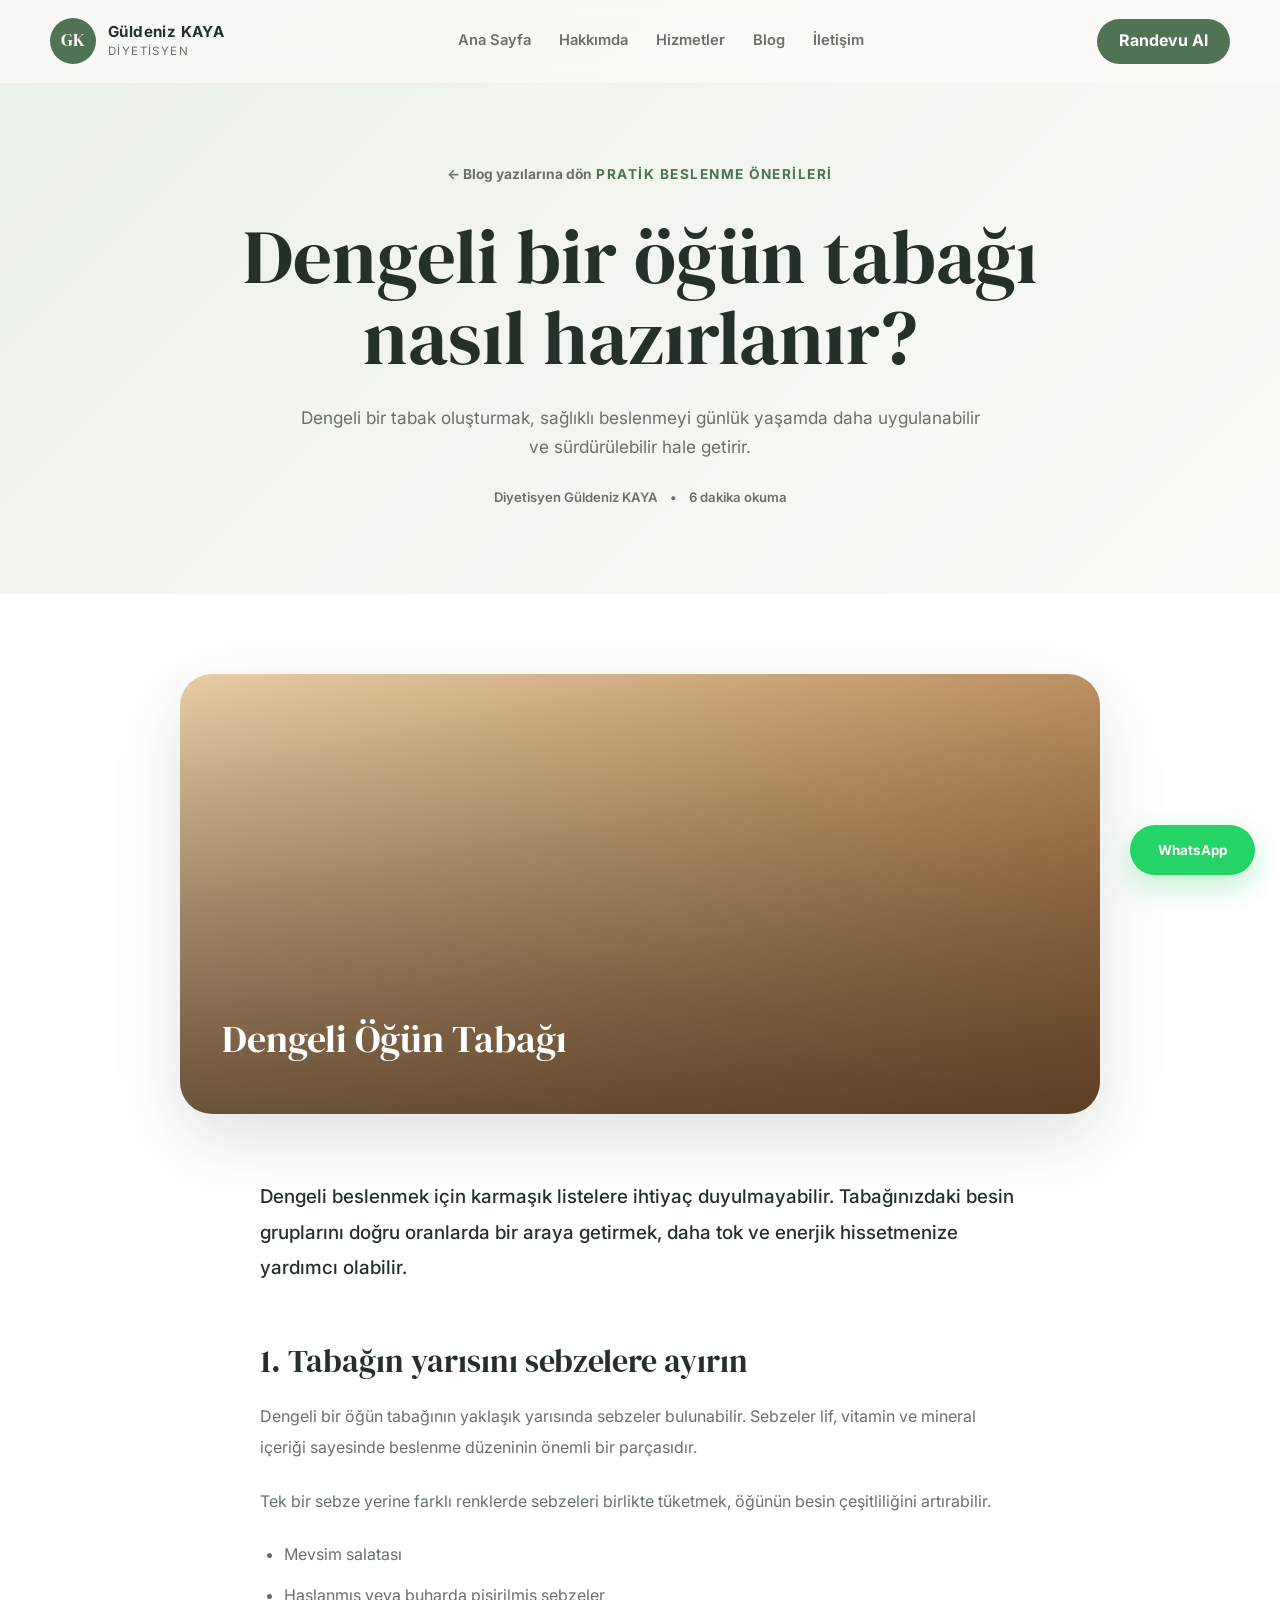
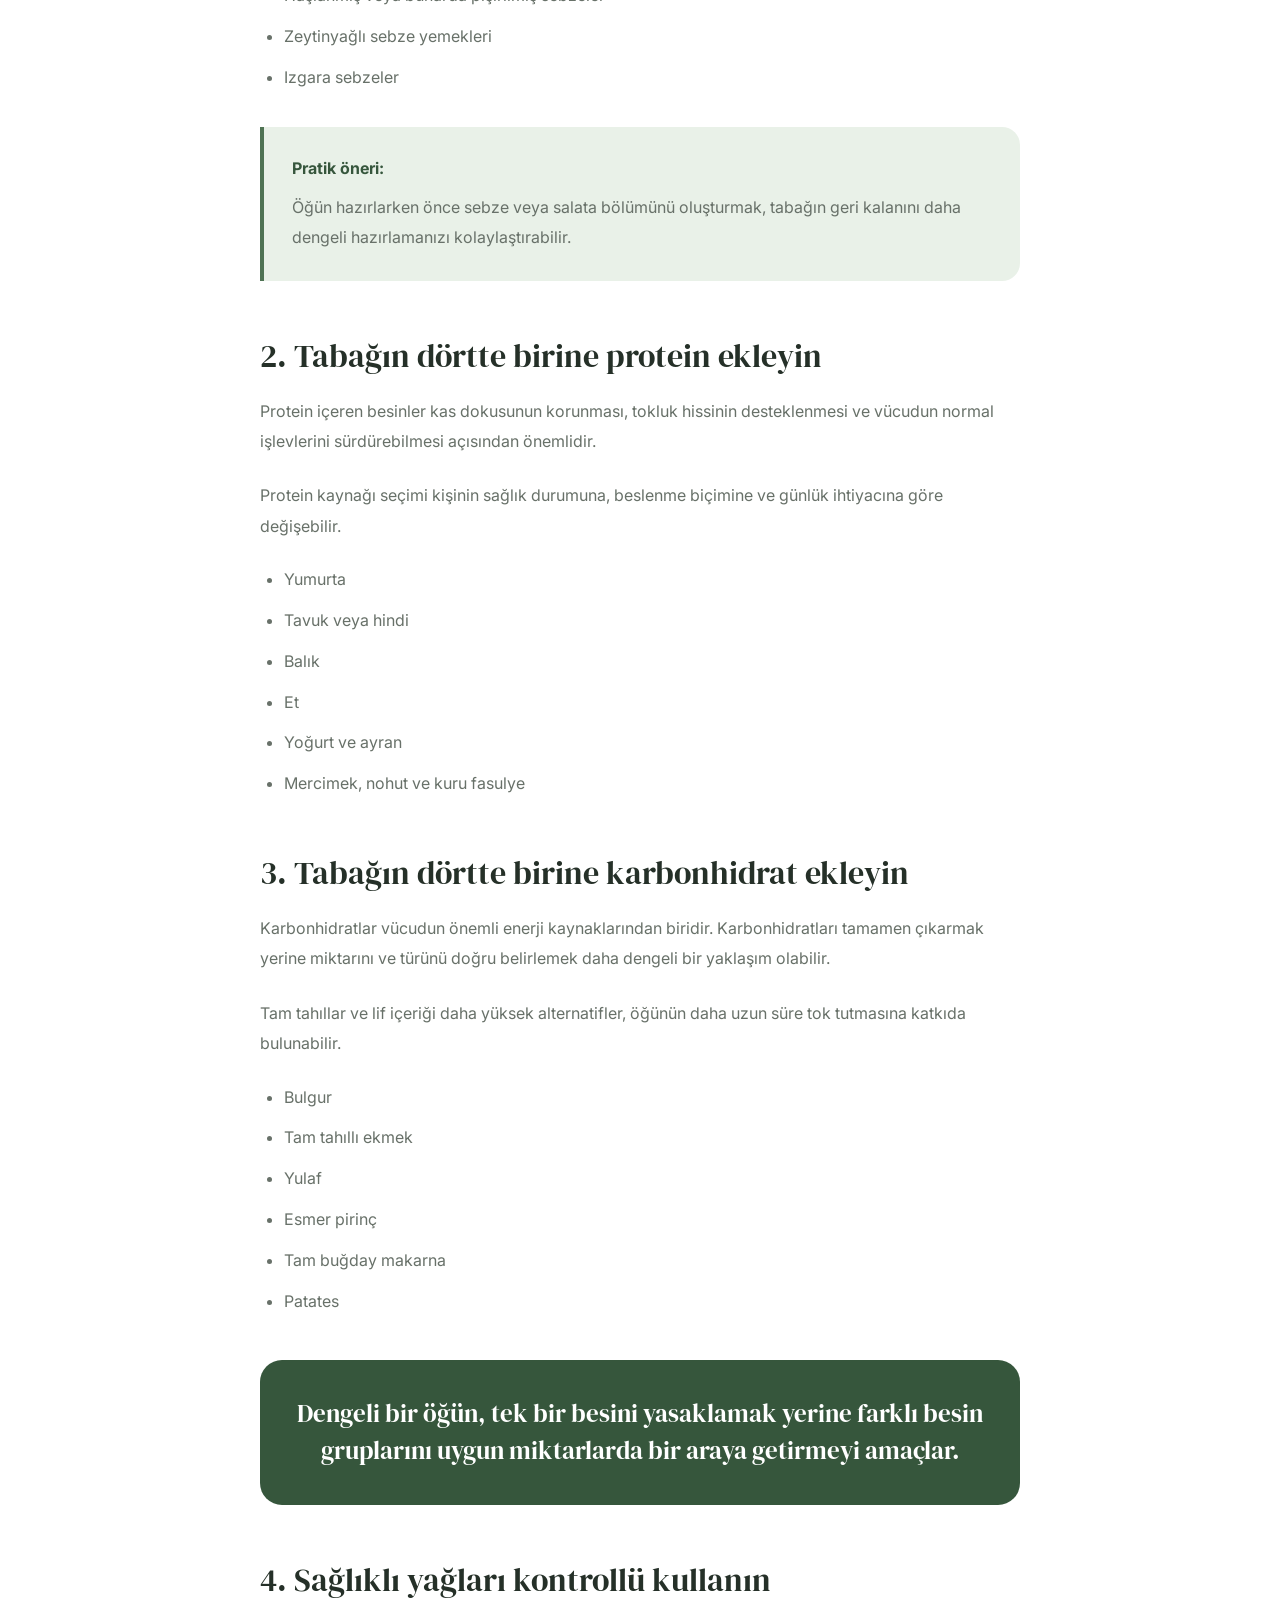
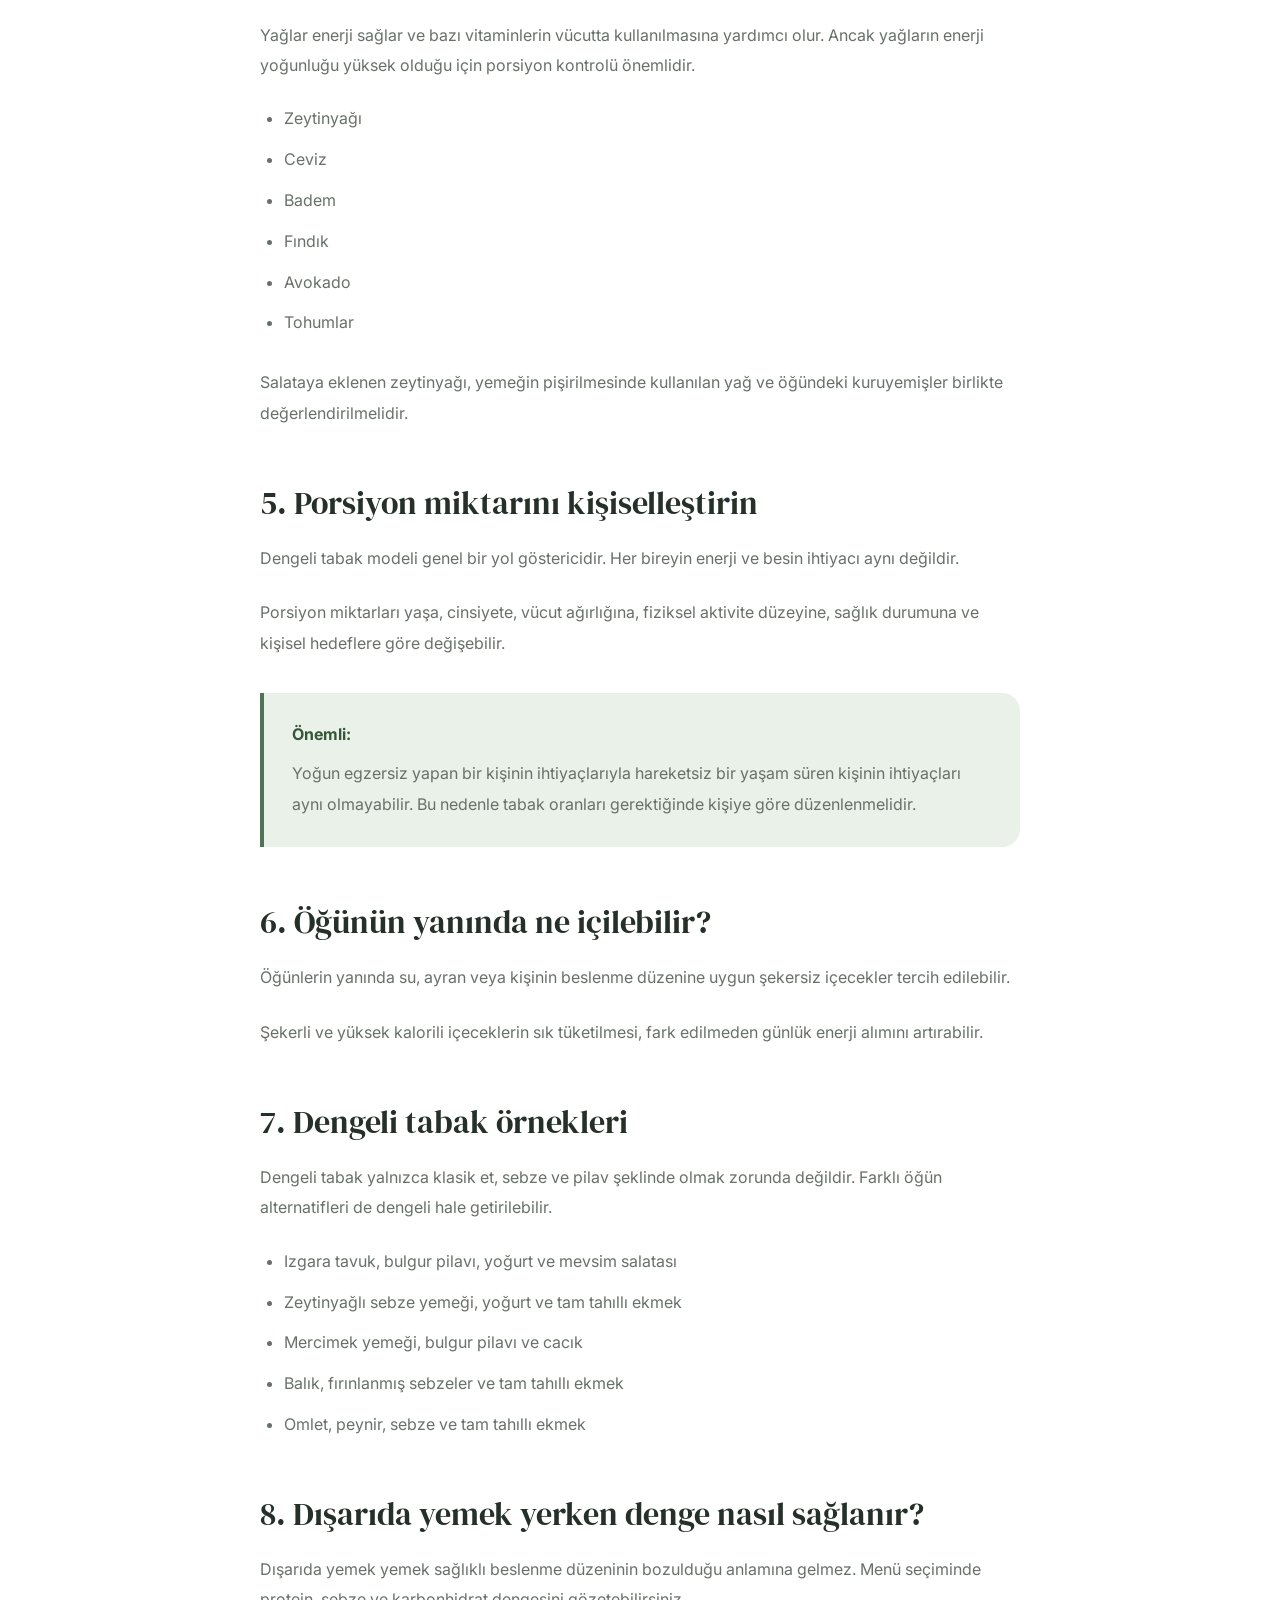
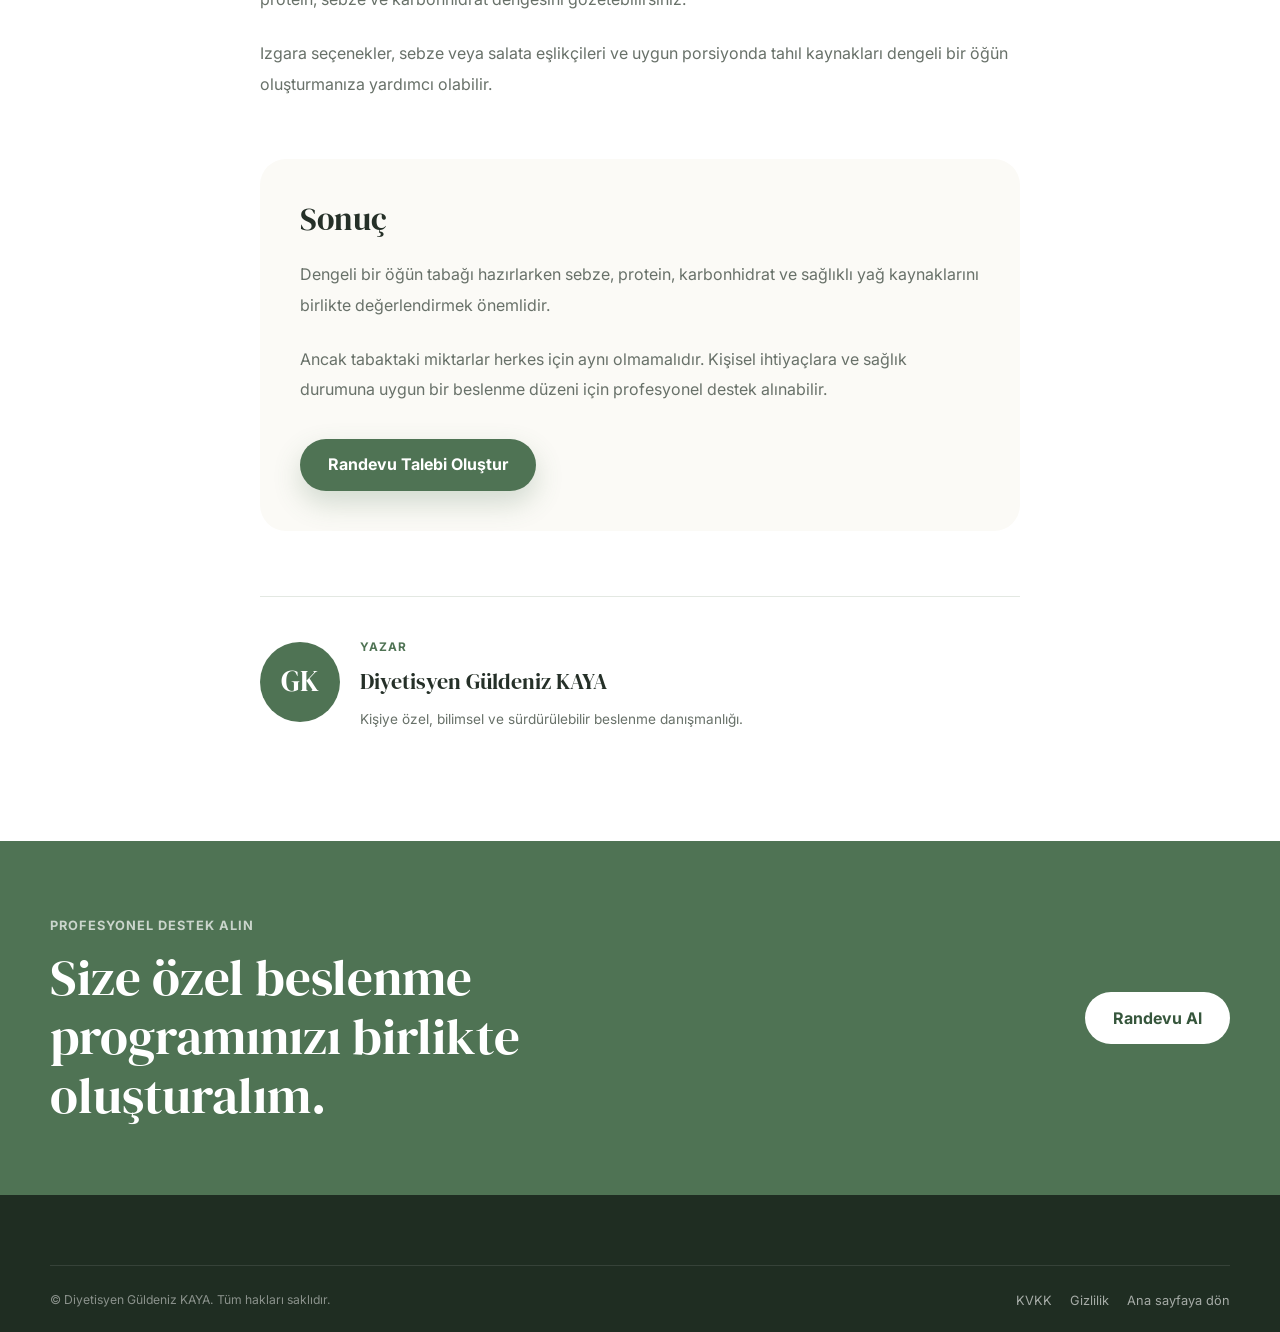
<file: dengeli-ogun-tabagi.html>
<!DOCTYPE html>
<html lang="tr">
<head>
    <meta charset="UTF-8">

    <meta
        name="viewport"
        content="width=device-width, initial-scale=1.0"
    >

    <meta
        name="description"
        content="Dengeli bir öğün tabağının nasıl hazırlanacağını, protein, karbonhidrat, sebze ve sağlıklı yağ dengesini öğrenin."
    >

    <title>
        <link
    rel="icon"
    href="favicon.svg"
    type="image/svg+xml"
>

<meta
    name="robots"
    content="index, follow, max-image-preview:large"
>
        Dengeli Bir Öğün Tabağı Nasıl Hazırlanır? | Diyetisyen Güldeniz KAYA
    </title>

    <link rel="preconnect" href="https://fonts.googleapis.com">
    <link rel="preconnect" href="https://fonts.gstatic.com" crossorigin>

    <link
        href="https://fonts.googleapis.com/css2?family=DM+Serif+Display&family=Inter:wght@400;500;600;700&display=swap"
        rel="stylesheet"
    >

    <link rel="stylesheet" href="style.css">
    <script type="application/ld+json">
{
    "@context": "https://schema.org",
    "@type": "BlogPosting",
    "headline": "Dengeli Bir Öğün Tabağı Nasıl Hazırlanır?",
    "description": "Protein, karbonhidrat, sebze ve sağlıklı yağlardan oluşan dengeli bir öğün tabağı hazırlama rehberi.",
    "inLanguage": "tr-TR",
    "author": {
        "@type": "Person",
        "name": "Güldeniz KAYA",
        "jobTitle": "Diyetisyen"
    },
    "publisher": {
        "@type": "Person",
        "name": "Güldeniz KAYA"
    }
}
</script>
<link
    rel="canonical"
    href="https://dytguldenizkaya.github.io/dengeli-ogun-tabagi.html"
>
</head>

<body>

    <header class="header" id="header">
        <div class="container navbar">

            <a href="index.html" class="logo">
                <span class="logo-icon">GK</span>

                <span class="logo-text">
                    <strong>Güldeniz KAYA</strong>
                    <small>Diyetisyen</small>
                </span>
            </a>

            <nav class="navigation" id="navigation">
                <a href="index.html">Ana Sayfa</a>
                <a href="index.html#hakkimda">Hakkımda</a>
                <a href="index.html#hizmetler">Hizmetler</a>
                <a href="index.html#blog">Blog</a>
                <a href="index.html#iletisim">İletişim</a>
            </nav>

            <a
                href="index.html#randevu"
                class="button button-header"
            >
                Randevu Al
            </a>

            <button
                class="mobile-menu-button"
                id="mobileMenuButton"
                type="button"
                aria-label="Mobil menüyü aç"
                aria-expanded="false"
            >
                <span></span>
                <span></span>
                <span></span>
            </button>

        </div>
    </header>

    <main>

        <section class="blog-detail-hero">
            <div class="container blog-detail-hero-container">

                <a
                    href="index.html#blog"
                    class="blog-back-link"
                >
                    ← Blog yazılarına dön
                </a>

                <span class="section-label">
                    Pratik Beslenme Önerileri
                </span>

                <h1>
                    Dengeli bir öğün tabağı nasıl hazırlanır?
                </h1>

                <p>
                    Dengeli bir tabak oluşturmak, sağlıklı beslenmeyi günlük
                    yaşamda daha uygulanabilir ve sürdürülebilir hale getirir.
                </p>

                <div class="blog-detail-meta">
                    <span>Diyetisyen Güldeniz KAYA</span>
                    <span>•</span>
                    <span>6 dakika okuma</span>
                </div>

            </div>
        </section>

        <article class="blog-detail">
            <div class="container blog-detail-container">

                <div class="blog-detail-cover plate-cover">
                    <span>Dengeli Öğün Tabağı</span>
                </div>

                <div class="blog-detail-content">

                    <p class="blog-introduction">
                        Dengeli beslenmek için karmaşık listelere ihtiyaç
                        duyulmayabilir. Tabağınızdaki besin gruplarını doğru
                        oranlarda bir araya getirmek, daha tok ve enerjik
                        hissetmenize yardımcı olabilir.
                    </p>

                    <h2>1. Tabağın yarısını sebzelere ayırın</h2>

                    <p>
                        Dengeli bir öğün tabağının yaklaşık yarısında sebzeler
                        bulunabilir. Sebzeler lif, vitamin ve mineral içeriği
                        sayesinde beslenme düzeninin önemli bir parçasıdır.
                    </p>

                    <p>
                        Tek bir sebze yerine farklı renklerde sebzeleri birlikte
                        tüketmek, öğünün besin çeşitliliğini artırabilir.
                    </p>

                    <ul>
                        <li>Mevsim salatası</li>
                        <li>Haşlanmış veya buharda pişirilmiş sebzeler</li>
                        <li>Zeytinyağlı sebze yemekleri</li>
                        <li>Izgara sebzeler</li>
                    </ul>

                    <div class="blog-information-box">
                        <strong>Pratik öneri:</strong>

                        <p>
                            Öğün hazırlarken önce sebze veya salata bölümünü
                            oluşturmak, tabağın geri kalanını daha dengeli
                            hazırlamanızı kolaylaştırabilir.
                        </p>
                    </div>

                    <h2>2. Tabağın dörtte birine protein ekleyin</h2>

                    <p>
                        Protein içeren besinler kas dokusunun korunması,
                        tokluk hissinin desteklenmesi ve vücudun normal
                        işlevlerini sürdürebilmesi açısından önemlidir.
                    </p>

                    <p>
                        Protein kaynağı seçimi kişinin sağlık durumuna,
                        beslenme biçimine ve günlük ihtiyacına göre değişebilir.
                    </p>

                    <ul>
                        <li>Yumurta</li>
                        <li>Tavuk veya hindi</li>
                        <li>Balık</li>
                        <li>Et</li>
                        <li>Yoğurt ve ayran</li>
                        <li>Mercimek, nohut ve kuru fasulye</li>
                    </ul>

                    <h2>3. Tabağın dörtte birine karbonhidrat ekleyin</h2>

                    <p>
                        Karbonhidratlar vücudun önemli enerji kaynaklarından
                        biridir. Karbonhidratları tamamen çıkarmak yerine
                        miktarını ve türünü doğru belirlemek daha dengeli bir
                        yaklaşım olabilir.
                    </p>

                    <p>
                        Tam tahıllar ve lif içeriği daha yüksek alternatifler,
                        öğünün daha uzun süre tok tutmasına katkıda bulunabilir.
                    </p>

                    <ul>
                        <li>Bulgur</li>
                        <li>Tam tahıllı ekmek</li>
                        <li>Yulaf</li>
                        <li>Esmer pirinç</li>
                        <li>Tam buğday makarna</li>
                        <li>Patates</li>
                    </ul>

                    <blockquote>
                        Dengeli bir öğün, tek bir besini yasaklamak yerine
                        farklı besin gruplarını uygun miktarlarda bir araya
                        getirmeyi amaçlar.
                    </blockquote>

                    <h2>4. Sağlıklı yağları kontrollü kullanın</h2>

                    <p>
                        Yağlar enerji sağlar ve bazı vitaminlerin vücutta
                        kullanılmasına yardımcı olur. Ancak yağların enerji
                        yoğunluğu yüksek olduğu için porsiyon kontrolü
                        önemlidir.
                    </p>

                    <ul>
                        <li>Zeytinyağı</li>
                        <li>Ceviz</li>
                        <li>Badem</li>
                        <li>Fındık</li>
                        <li>Avokado</li>
                        <li>Tohumlar</li>
                    </ul>

                    <p>
                        Salataya eklenen zeytinyağı, yemeğin pişirilmesinde
                        kullanılan yağ ve öğündeki kuruyemişler birlikte
                        değerlendirilmelidir.
                    </p>

                    <h2>5. Porsiyon miktarını kişiselleştirin</h2>

                    <p>
                        Dengeli tabak modeli genel bir yol göstericidir.
                        Her bireyin enerji ve besin ihtiyacı aynı değildir.
                    </p>

                    <p>
                        Porsiyon miktarları yaşa, cinsiyete, vücut ağırlığına,
                        fiziksel aktivite düzeyine, sağlık durumuna ve kişisel
                        hedeflere göre değişebilir.
                    </p>

                    <div class="blog-information-box">
                        <strong>Önemli:</strong>

                        <p>
                            Yoğun egzersiz yapan bir kişinin ihtiyaçlarıyla
                            hareketsiz bir yaşam süren kişinin ihtiyaçları aynı
                            olmayabilir. Bu nedenle tabak oranları gerektiğinde
                            kişiye göre düzenlenmelidir.
                        </p>
                    </div>

                    <h2>6. Öğünün yanında ne içilebilir?</h2>

                    <p>
                        Öğünlerin yanında su, ayran veya kişinin beslenme
                        düzenine uygun şekersiz içecekler tercih edilebilir.
                    </p>

                    <p>
                        Şekerli ve yüksek kalorili içeceklerin sık tüketilmesi,
                        fark edilmeden günlük enerji alımını artırabilir.
                    </p>

                    <h2>7. Dengeli tabak örnekleri</h2>

                    <p>
                        Dengeli tabak yalnızca klasik et, sebze ve pilav
                        şeklinde olmak zorunda değildir. Farklı öğün
                        alternatifleri de dengeli hale getirilebilir.
                    </p>

                    <ul>
                        <li>
                            Izgara tavuk, bulgur pilavı, yoğurt ve mevsim salatası
                        </li>

                        <li>
                            Zeytinyağlı sebze yemeği, yoğurt ve tam tahıllı ekmek
                        </li>

                        <li>
                            Mercimek yemeği, bulgur pilavı ve cacık
                        </li>

                        <li>
                            Balık, fırınlanmış sebzeler ve tam tahıllı ekmek
                        </li>

                        <li>
                            Omlet, peynir, sebze ve tam tahıllı ekmek
                        </li>
                    </ul>

                    <h2>8. Dışarıda yemek yerken denge nasıl sağlanır?</h2>

                    <p>
                        Dışarıda yemek yemek sağlıklı beslenme düzeninin
                        bozulduğu anlamına gelmez. Menü seçiminde protein,
                        sebze ve karbonhidrat dengesini gözetebilirsiniz.
                    </p>

                    <p>
                        Izgara seçenekler, sebze veya salata eşlikçileri ve
                        uygun porsiyonda tahıl kaynakları dengeli bir öğün
                        oluşturmanıza yardımcı olabilir.
                    </p>

                    <div class="blog-conclusion">
                        <h2>Sonuç</h2>

                        <p>
                            Dengeli bir öğün tabağı hazırlarken sebze, protein,
                            karbonhidrat ve sağlıklı yağ kaynaklarını birlikte
                            değerlendirmek önemlidir.
                        </p>

                        <p>
                            Ancak tabaktaki miktarlar herkes için aynı
                            olmamalıdır. Kişisel ihtiyaçlara ve sağlık durumuna
                            uygun bir beslenme düzeni için profesyonel destek
                            alınabilir.
                        </p>

                        <a
                            href="index.html#randevu"
                            class="button button-primary"
                        >
                            Randevu Talebi Oluştur
                        </a>
                    </div>

                </div>

                <aside class="blog-author-card">
                    <div class="blog-author-avatar">GK</div>

                    <div>
                        <span>Yazar</span>

                        <h3>Diyetisyen Güldeniz KAYA</h3>

                        <p>
                            Kişiye özel, bilimsel ve sürdürülebilir beslenme
                            danışmanlığı.
                        </p>
                    </div>
                </aside>

            </div>
        </article>

        <section class="blog-detail-appointment">
            <div class="container blog-detail-appointment-container">

                <div>
                    <span>Profesyonel destek alın</span>

                    <h2>
                        Size özel beslenme programınızı birlikte oluşturalım.
                    </h2>
                </div>

                <a
                    href="index.html#randevu"
                    class="button blog-detail-button"
                >
                    Randevu Al
                </a>

            </div>
        </section>

    </main>

    <footer class="footer">
        <div class="container footer-bottom blog-detail-footer">

    <p>
        © <span id="currentYear"></span>
        Diyetisyen Güldeniz KAYA. Tüm hakları saklıdır.
    </p>

    <div class="legal-footer-links">

    <a href="kvkk.html">
        KVKK
    </a>

    <a href="gizlilik-politikasi.html">
        Gizlilik
    </a>

    <a href="index.html">
        Ana sayfaya dön
    </a>

</div>
    </footer>

    <a
        href="https://wa.me/905349782444"
        class="whatsapp-button"
        target="_blank"
        rel="noopener noreferrer"
        aria-label="WhatsApp üzerinden iletişime geç"
    >
        <span>WhatsApp</span>
    </a>

    <script src="script.js"></script>
</body>
</html>
</file>
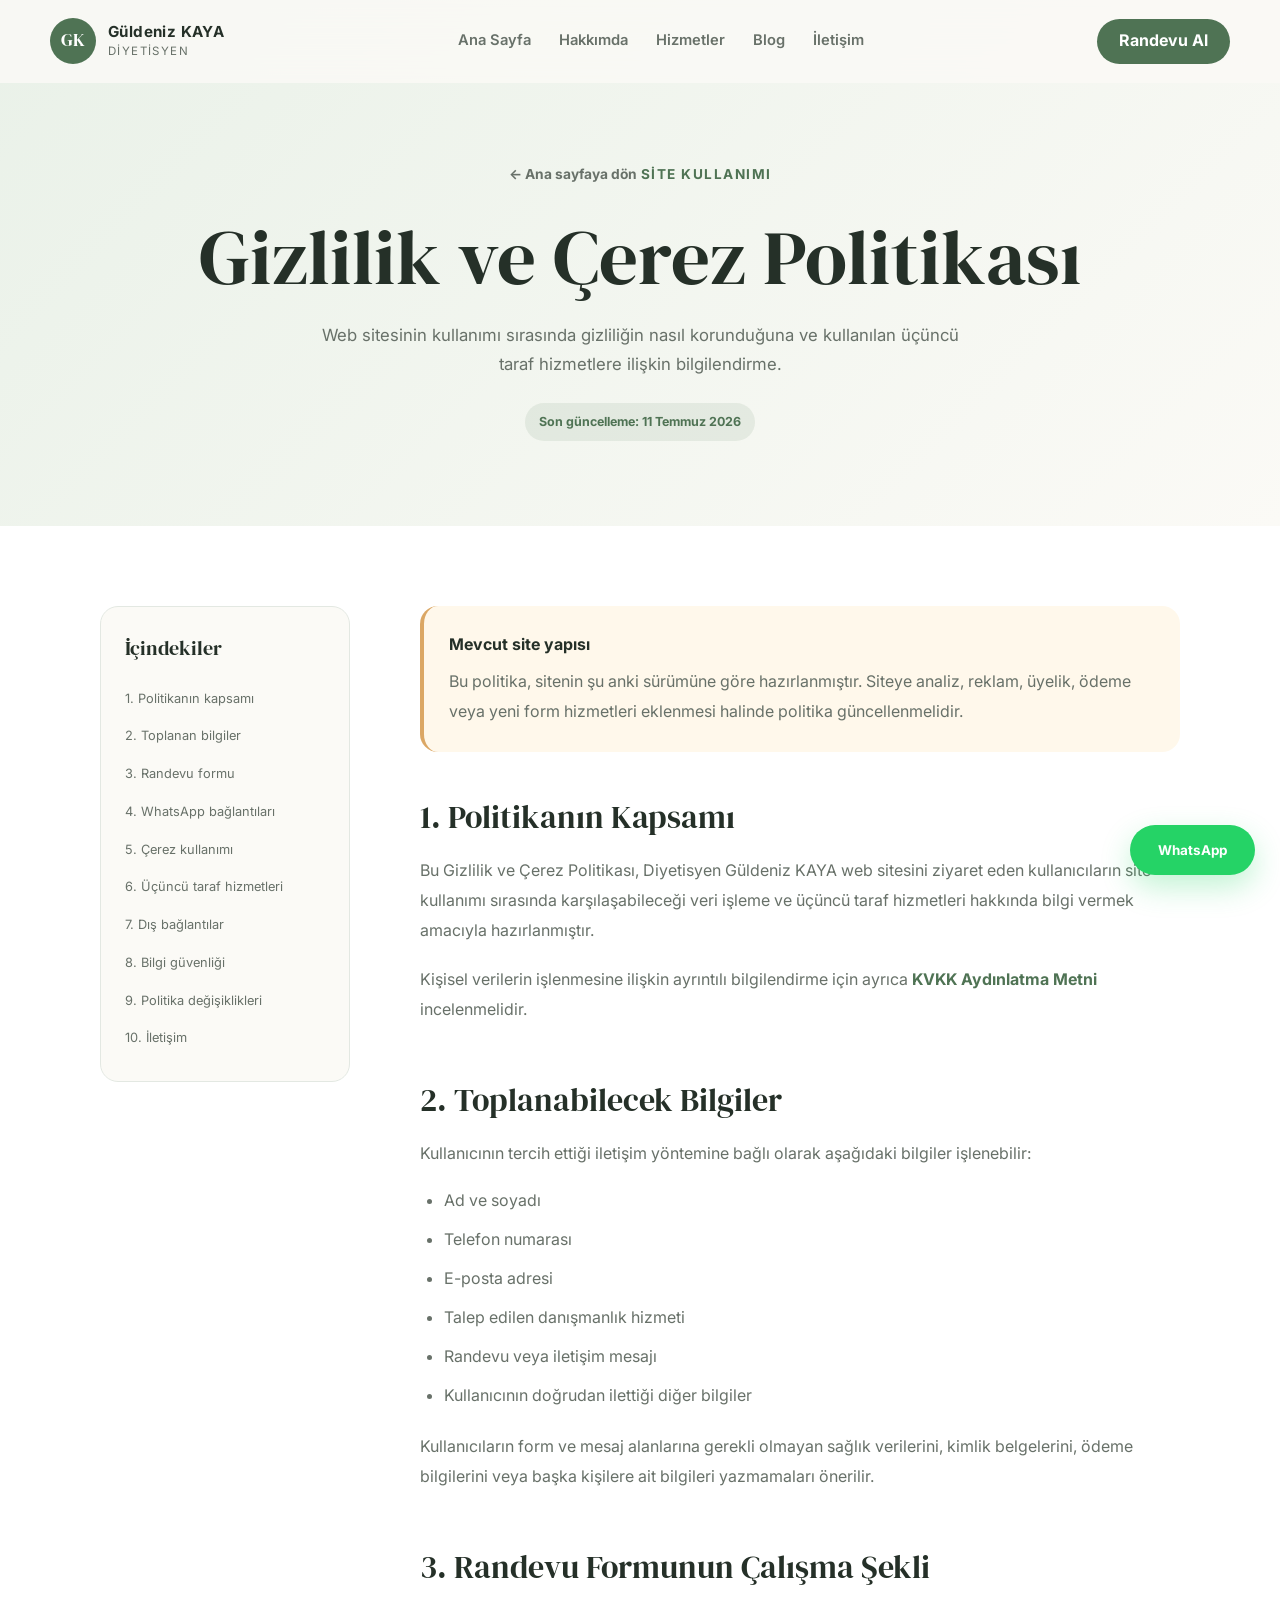
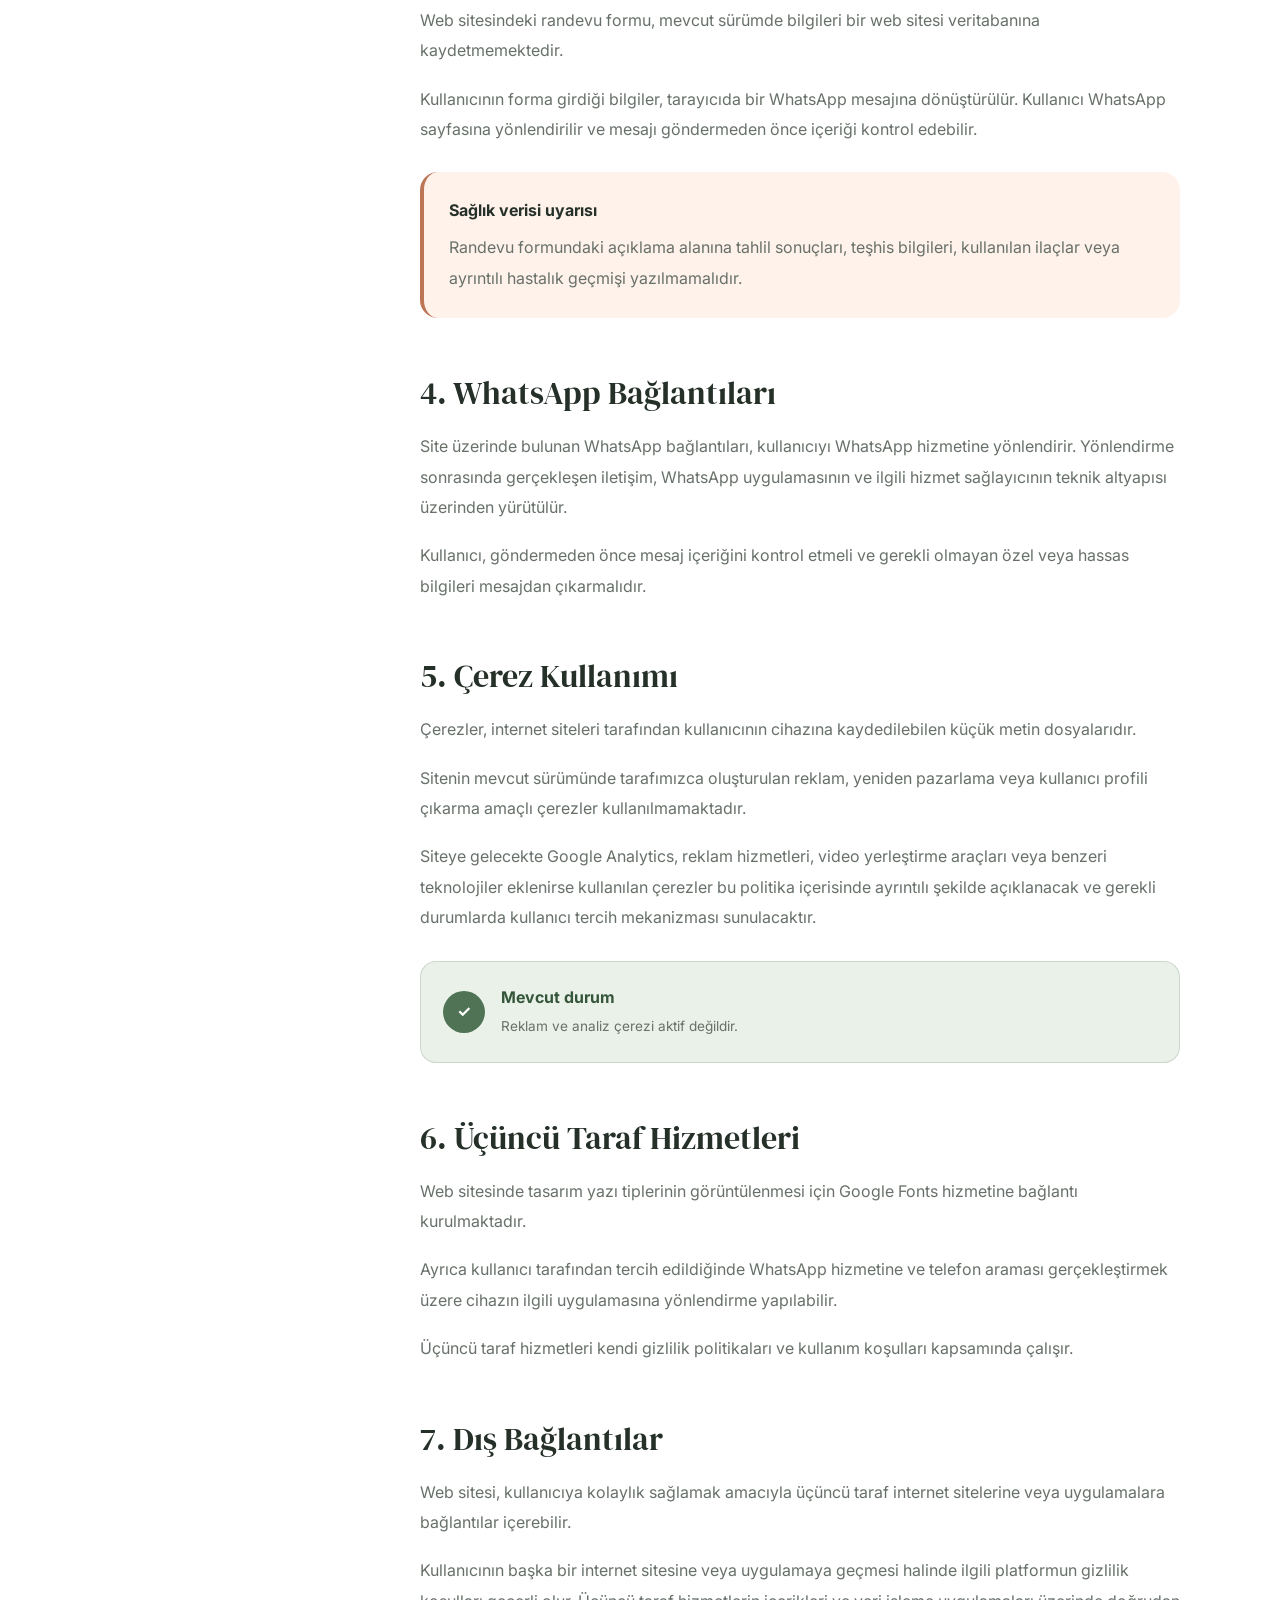
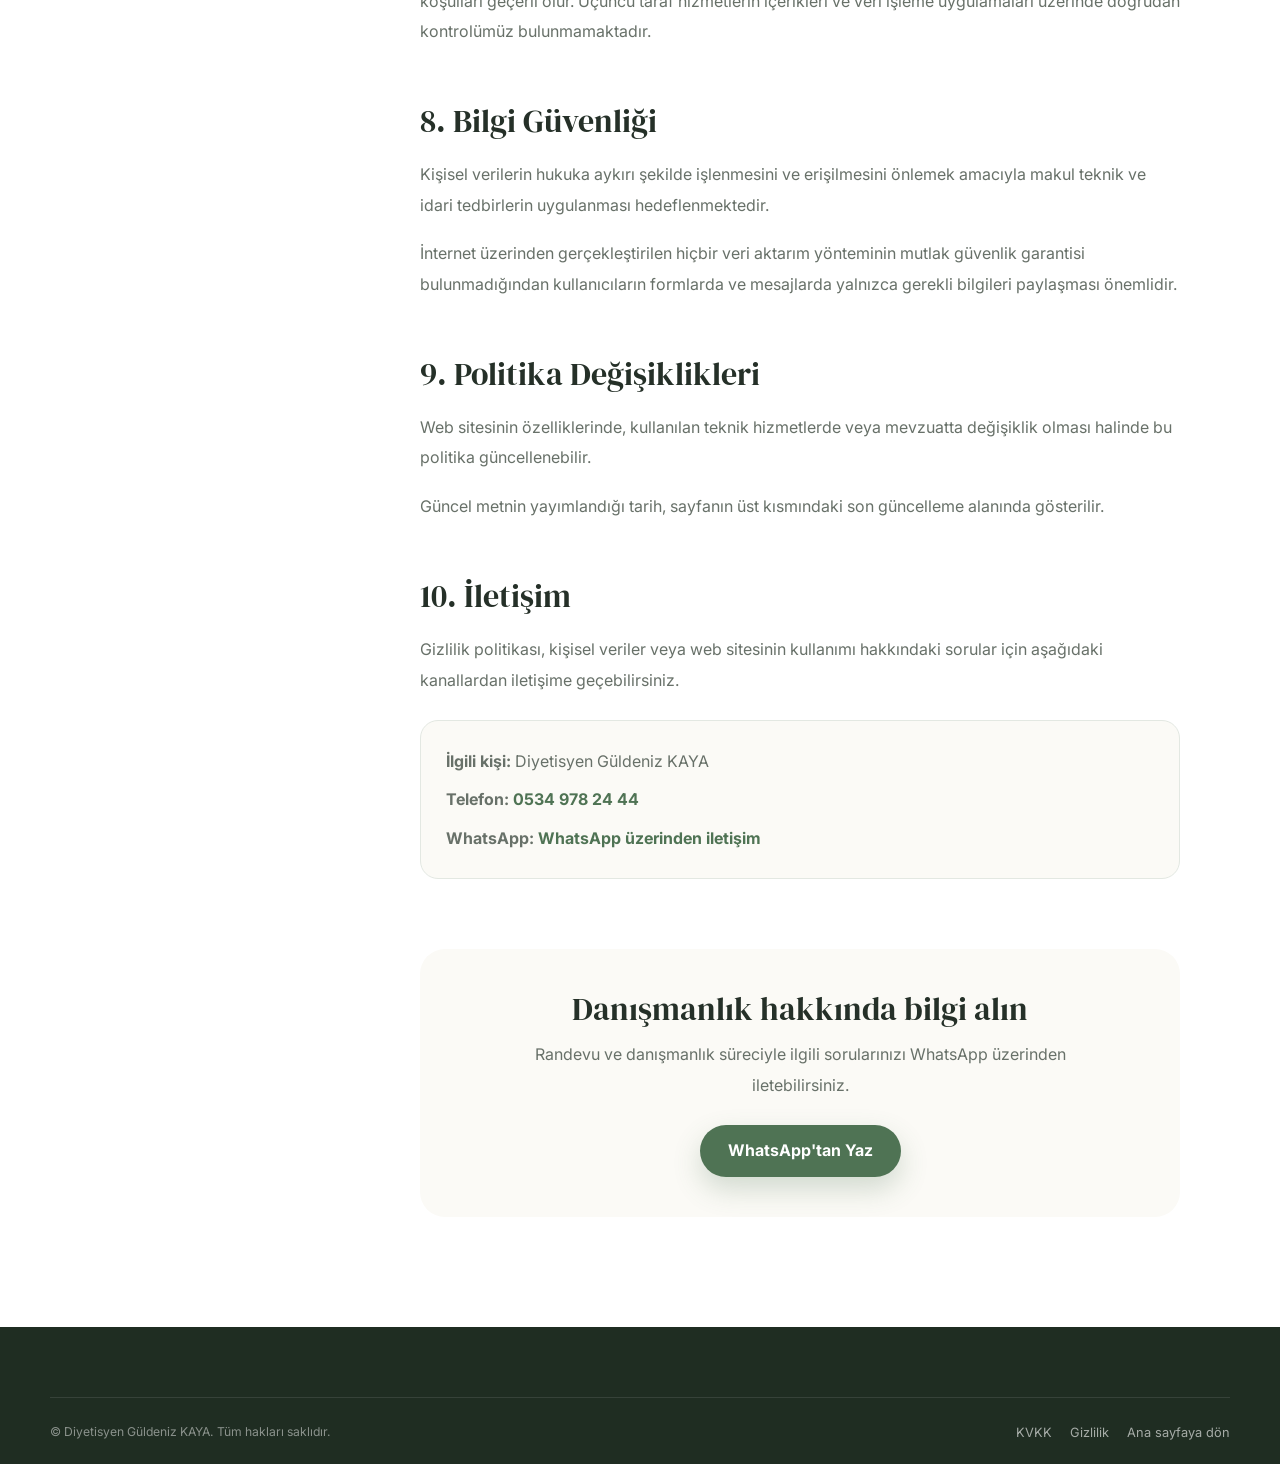
<file: gizlilik-politikasi.html>
<!DOCTYPE html>
<html lang="tr">
<head>
    <meta charset="UTF-8">

    <meta
        name="viewport"
        content="width=device-width, initial-scale=1.0"
    >

    <meta
        name="description"
        content="Diyetisyen Güldeniz KAYA web sitesi gizlilik ve çerez politikası."
    >

    <title>
        <link
    rel="icon"
    href="favicon.svg"
    type="image/svg+xml"
>
        Gizlilik ve Çerez Politikası | Diyetisyen Güldeniz KAYA
    </title>

    <link rel="preconnect" href="https://fonts.googleapis.com">
    <link rel="preconnect" href="https://fonts.gstatic.com" crossorigin>

    <link
        href="https://fonts.googleapis.com/css2?family=DM+Serif+Display&family=Inter:wght@400;500;600;700&display=swap"
        rel="stylesheet"
    >

    <link rel="stylesheet" href="style.css">
</head>

<body>

    <header class="header" id="header">
        <div class="container navbar">

            <a href="index.html" class="logo">
                <span class="logo-icon">GK</span>

                <span class="logo-text">
                    <strong>Güldeniz KAYA</strong>
                    <small>Diyetisyen</small>
                </span>
            </a>

            <nav class="navigation" id="navigation">
                <a href="index.html">Ana Sayfa</a>
                <a href="index.html#hakkimda">Hakkımda</a>
                <a href="index.html#hizmetler">Hizmetler</a>
                <a href="index.html#blog">Blog</a>
                <a href="index.html#iletisim">İletişim</a>
            </nav>

            <a
                href="index.html#randevu"
                class="button button-header"
            >
                Randevu Al
            </a>

            <button
                class="mobile-menu-button"
                id="mobileMenuButton"
                type="button"
                aria-label="Mobil menüyü aç"
                aria-expanded="false"
            >
                <span></span>
                <span></span>
                <span></span>
            </button>

        </div>
    </header>

    <main>

        <section class="legal-hero">
            <div class="container legal-hero-container">

                <a href="index.html" class="blog-back-link">
                    ← Ana sayfaya dön
                </a>

                <span class="section-label">
                    Site Kullanımı
                </span>

                <h1>Gizlilik ve Çerez Politikası</h1>

                <p>
                    Web sitesinin kullanımı sırasında gizliliğin nasıl
                    korunduğuna ve kullanılan üçüncü taraf hizmetlere
                    ilişkin bilgilendirme.
                </p>

                <span class="legal-update">
                    Son güncelleme: 11 Temmuz 2026
                </span>

            </div>
        </section>

        <section class="legal-content-section">
            <div class="container legal-layout">

                <aside class="legal-sidebar">
                    <strong>İçindekiler</strong>

                    <a href="#kapsam">1. Politikanın kapsamı</a>
                    <a href="#toplanan-bilgiler">2. Toplanan bilgiler</a>
                    <a href="#randevu-formu">3. Randevu formu</a>
                    <a href="#whatsapp">4. WhatsApp bağlantıları</a>
                    <a href="#cerezler">5. Çerez kullanımı</a>
                    <a href="#ucuncu-taraf">6. Üçüncü taraf hizmetleri</a>
                    <a href="#dis-baglantilar">7. Dış bağlantılar</a>
                    <a href="#guvenlik">8. Bilgi güvenliği</a>
                    <a href="#degisiklikler">9. Politika değişiklikleri</a>
                    <a href="#iletisim-politika">10. İletişim</a>
                </aside>

                <article class="legal-content">

                    <div class="legal-notice">
                        <strong>Mevcut site yapısı</strong>

                        <p>
                            Bu politika, sitenin şu anki sürümüne göre
                            hazırlanmıştır. Siteye analiz, reklam, üyelik,
                            ödeme veya yeni form hizmetleri eklenmesi halinde
                            politika güncellenmelidir.
                        </p>
                    </div>

                    <section id="kapsam">
                        <h2>1. Politikanın Kapsamı</h2>

                        <p>
                            Bu Gizlilik ve Çerez Politikası, Diyetisyen
                            Güldeniz KAYA web sitesini ziyaret eden
                            kullanıcıların site kullanımı sırasında
                            karşılaşabileceği veri işleme ve üçüncü taraf
                            hizmetleri hakkında bilgi vermek amacıyla
                            hazırlanmıştır.
                        </p>

                        <p>
                            Kişisel verilerin işlenmesine ilişkin ayrıntılı
                            bilgilendirme için ayrıca
                            <a href="kvkk.html">
                                KVKK Aydınlatma Metni
                            </a>
                            incelenmelidir.
                        </p>
                    </section>

                    <section id="toplanan-bilgiler">
                        <h2>2. Toplanabilecek Bilgiler</h2>

                        <p>
                            Kullanıcının tercih ettiği iletişim yöntemine
                            bağlı olarak aşağıdaki bilgiler işlenebilir:
                        </p>

                        <ul>
                            <li>Ad ve soyadı</li>
                            <li>Telefon numarası</li>
                            <li>E-posta adresi</li>
                            <li>Talep edilen danışmanlık hizmeti</li>
                            <li>Randevu veya iletişim mesajı</li>
                            <li>Kullanıcının doğrudan ilettiği diğer bilgiler</li>
                        </ul>

                        <p>
                            Kullanıcıların form ve mesaj alanlarına gerekli
                            olmayan sağlık verilerini, kimlik belgelerini,
                            ödeme bilgilerini veya başka kişilere ait
                            bilgileri yazmamaları önerilir.
                        </p>
                    </section>

                    <section id="randevu-formu">
                        <h2>3. Randevu Formunun Çalışma Şekli</h2>

                        <p>
                            Web sitesindeki randevu formu, mevcut sürümde
                            bilgileri bir web sitesi veritabanına
                            kaydetmemektedir.
                        </p>

                        <p>
                            Kullanıcının forma girdiği bilgiler, tarayıcıda
                            bir WhatsApp mesajına dönüştürülür. Kullanıcı
                            WhatsApp sayfasına yönlendirilir ve mesajı
                            göndermeden önce içeriği kontrol edebilir.
                        </p>

                        <div class="legal-warning">
                            <strong>Sağlık verisi uyarısı</strong>

                            <p>
                                Randevu formundaki açıklama alanına tahlil
                                sonuçları, teşhis bilgileri, kullanılan
                                ilaçlar veya ayrıntılı hastalık geçmişi
                                yazılmamalıdır.
                            </p>
                        </div>
                    </section>

                    <section id="whatsapp">
                        <h2>4. WhatsApp Bağlantıları</h2>

                        <p>
                            Site üzerinde bulunan WhatsApp bağlantıları,
                            kullanıcıyı WhatsApp hizmetine yönlendirir.
                            Yönlendirme sonrasında gerçekleşen iletişim,
                            WhatsApp uygulamasının ve ilgili hizmet
                            sağlayıcının teknik altyapısı üzerinden
                            yürütülür.
                        </p>

                        <p>
                            Kullanıcı, göndermeden önce mesaj içeriğini
                            kontrol etmeli ve gerekli olmayan özel veya
                            hassas bilgileri mesajdan çıkarmalıdır.
                        </p>
                    </section>

                    <section id="cerezler">
                        <h2>5. Çerez Kullanımı</h2>

                        <p>
                            Çerezler, internet siteleri tarafından
                            kullanıcının cihazına kaydedilebilen küçük metin
                            dosyalarıdır.
                        </p>

                        <p>
                            Sitenin mevcut sürümünde tarafımızca oluşturulan
                            reklam, yeniden pazarlama veya kullanıcı profili
                            çıkarma amaçlı çerezler kullanılmamaktadır.
                        </p>

                        <p>
                            Siteye gelecekte Google Analytics, reklam
                            hizmetleri, video yerleştirme araçları veya
                            benzeri teknolojiler eklenirse kullanılan
                            çerezler bu politika içerisinde ayrıntılı şekilde
                            açıklanacak ve gerekli durumlarda kullanıcı
                            tercih mekanizması sunulacaktır.
                        </p>

                        <div class="cookie-status-card">
                            <span class="cookie-status-icon">✓</span>

                            <div>
                                <strong>Mevcut durum</strong>

                                <p>
                                    Reklam ve analiz çerezi aktif değildir.
                                </p>
                            </div>
                        </div>
                    </section>

                    <section id="ucuncu-taraf">
                        <h2>6. Üçüncü Taraf Hizmetleri</h2>

                        <p>
                            Web sitesinde tasarım yazı tiplerinin
                            görüntülenmesi için Google Fonts hizmetine
                            bağlantı kurulmaktadır.
                        </p>

                        <p>
                            Ayrıca kullanıcı tarafından tercih edildiğinde
                            WhatsApp hizmetine ve telefon araması
                            gerçekleştirmek üzere cihazın ilgili
                            uygulamasına yönlendirme yapılabilir.
                        </p>

                        <p>
                            Üçüncü taraf hizmetleri kendi gizlilik
                            politikaları ve kullanım koşulları kapsamında
                            çalışır.
                        </p>
                    </section>

                    <section id="dis-baglantilar">
                        <h2>7. Dış Bağlantılar</h2>

                        <p>
                            Web sitesi, kullanıcıya kolaylık sağlamak amacıyla
                            üçüncü taraf internet sitelerine veya uygulamalara
                            bağlantılar içerebilir.
                        </p>

                        <p>
                            Kullanıcının başka bir internet sitesine veya
                            uygulamaya geçmesi halinde ilgili platformun
                            gizlilik koşulları geçerli olur. Üçüncü taraf
                            hizmetlerin içerikleri ve veri işleme
                            uygulamaları üzerinde doğrudan kontrolümüz
                            bulunmamaktadır.
                        </p>
                    </section>

                    <section id="guvenlik">
                        <h2>8. Bilgi Güvenliği</h2>

                        <p>
                            Kişisel verilerin hukuka aykırı şekilde
                            işlenmesini ve erişilmesini önlemek amacıyla
                            makul teknik ve idari tedbirlerin uygulanması
                            hedeflenmektedir.
                        </p>

                        <p>
                            İnternet üzerinden gerçekleştirilen hiçbir veri
                            aktarım yönteminin mutlak güvenlik garantisi
                            bulunmadığından kullanıcıların formlarda ve
                            mesajlarda yalnızca gerekli bilgileri paylaşması
                            önemlidir.
                        </p>
                    </section>

                    <section id="degisiklikler">
                        <h2>9. Politika Değişiklikleri</h2>

                        <p>
                            Web sitesinin özelliklerinde, kullanılan teknik
                            hizmetlerde veya mevzuatta değişiklik olması
                            halinde bu politika güncellenebilir.
                        </p>

                        <p>
                            Güncel metnin yayımlandığı tarih, sayfanın üst
                            kısmındaki son güncelleme alanında gösterilir.
                        </p>
                    </section>

                    <section id="iletisim-politika">
                        <h2>10. İletişim</h2>

                        <p>
                            Gizlilik politikası, kişisel veriler veya web
                            sitesinin kullanımı hakkındaki sorular için
                            aşağıdaki kanallardan iletişime geçebilirsiniz.
                        </p>

                        <div class="legal-contact-box">
                            <p>
                                <strong>İlgili kişi:</strong>
                                Diyetisyen Güldeniz KAYA
                            </p>

                            <p>
                                <strong>Telefon:</strong>

                                <a href="tel:+905349782444">
                                    0534 978 24 44
                                </a>
                            </p>

                            <p>
                                <strong>WhatsApp:</strong>

                                <a
                                    href="https://wa.me/905349782444"
                                    target="_blank"
                                    rel="noopener noreferrer"
                                >
                                    WhatsApp üzerinden iletişim
                                </a>
                            </p>
                        </div>
                    </section>

                    <div class="legal-bottom-action">
                        <h2>Danışmanlık hakkında bilgi alın</h2>

                        <p>
                            Randevu ve danışmanlık süreciyle ilgili
                            sorularınızı WhatsApp üzerinden iletebilirsiniz.
                        </p>

                        <a
                            href="https://wa.me/905349782444?text=Merhaba%20Diyetisyen%20G%C3%BCldeniz%20KAYA%2C%20dan%C4%B1%C5%9Fmanl%C4%B1k%20hakk%C4%B1nda%20bilgi%20almak%20istiyorum."
                            class="button button-primary"
                            target="_blank"
                            rel="noopener noreferrer"
                        >
                            WhatsApp'tan Yaz
                        </a>
                    </div>

                </article>

            </div>
        </section>

    </main>

    <footer class="footer">
        <div class="container footer-bottom blog-detail-footer">

            <p>
                © <span id="currentYear"></span>
                Diyetisyen Güldeniz KAYA. Tüm hakları saklıdır.
            </p>

            <div class="legal-footer-links">

    <a href="kvkk.html">
        KVKK
    </a>

    <a href="gizlilik-politikasi.html">
        Gizlilik
    </a>

    <a href="index.html">
        Ana sayfaya dön
    </a>

</div>

        </div>
    </footer>

    <a
        href="https://wa.me/905349782444"
        class="whatsapp-button"
        target="_blank"
        rel="noopener noreferrer"
        aria-label="WhatsApp üzerinden iletişime geç"
    >
        <span>WhatsApp</span>
    </a>

    <script src="script.js"></script>
</body>
</html>
</file>
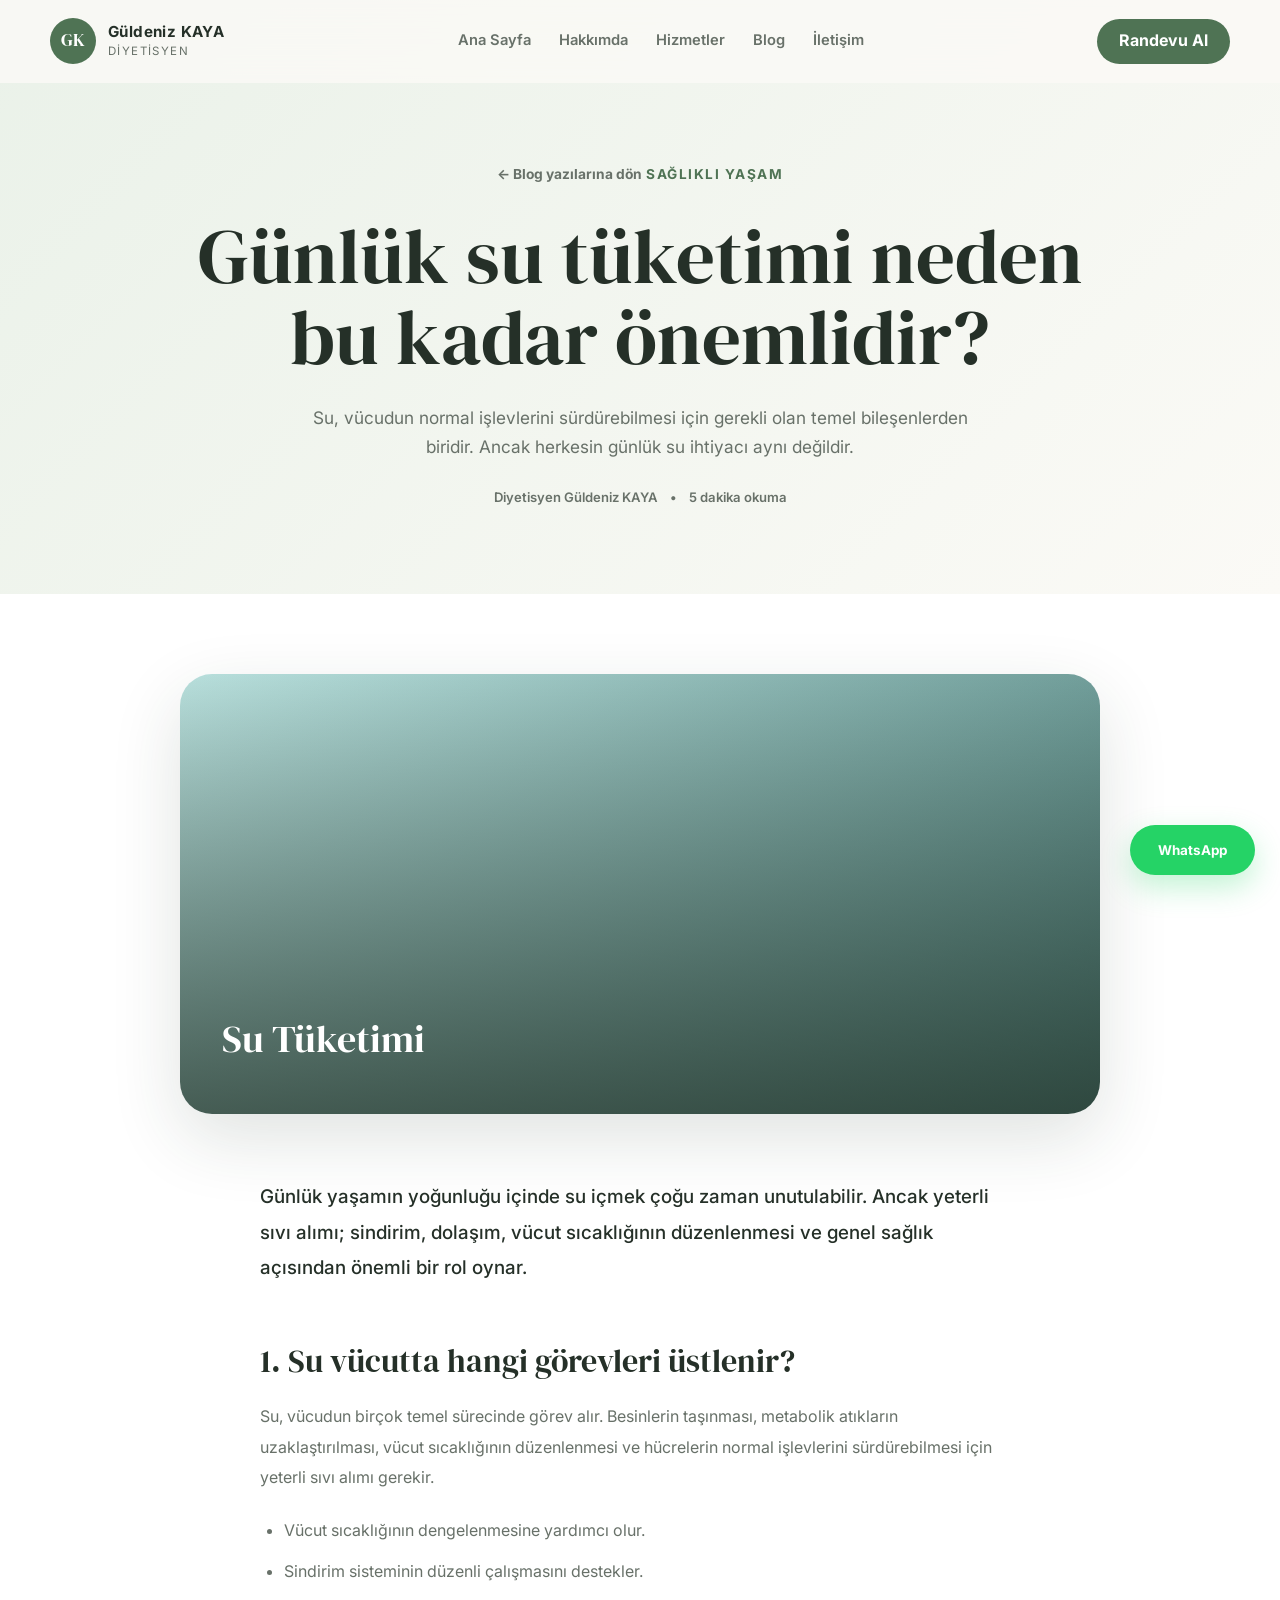
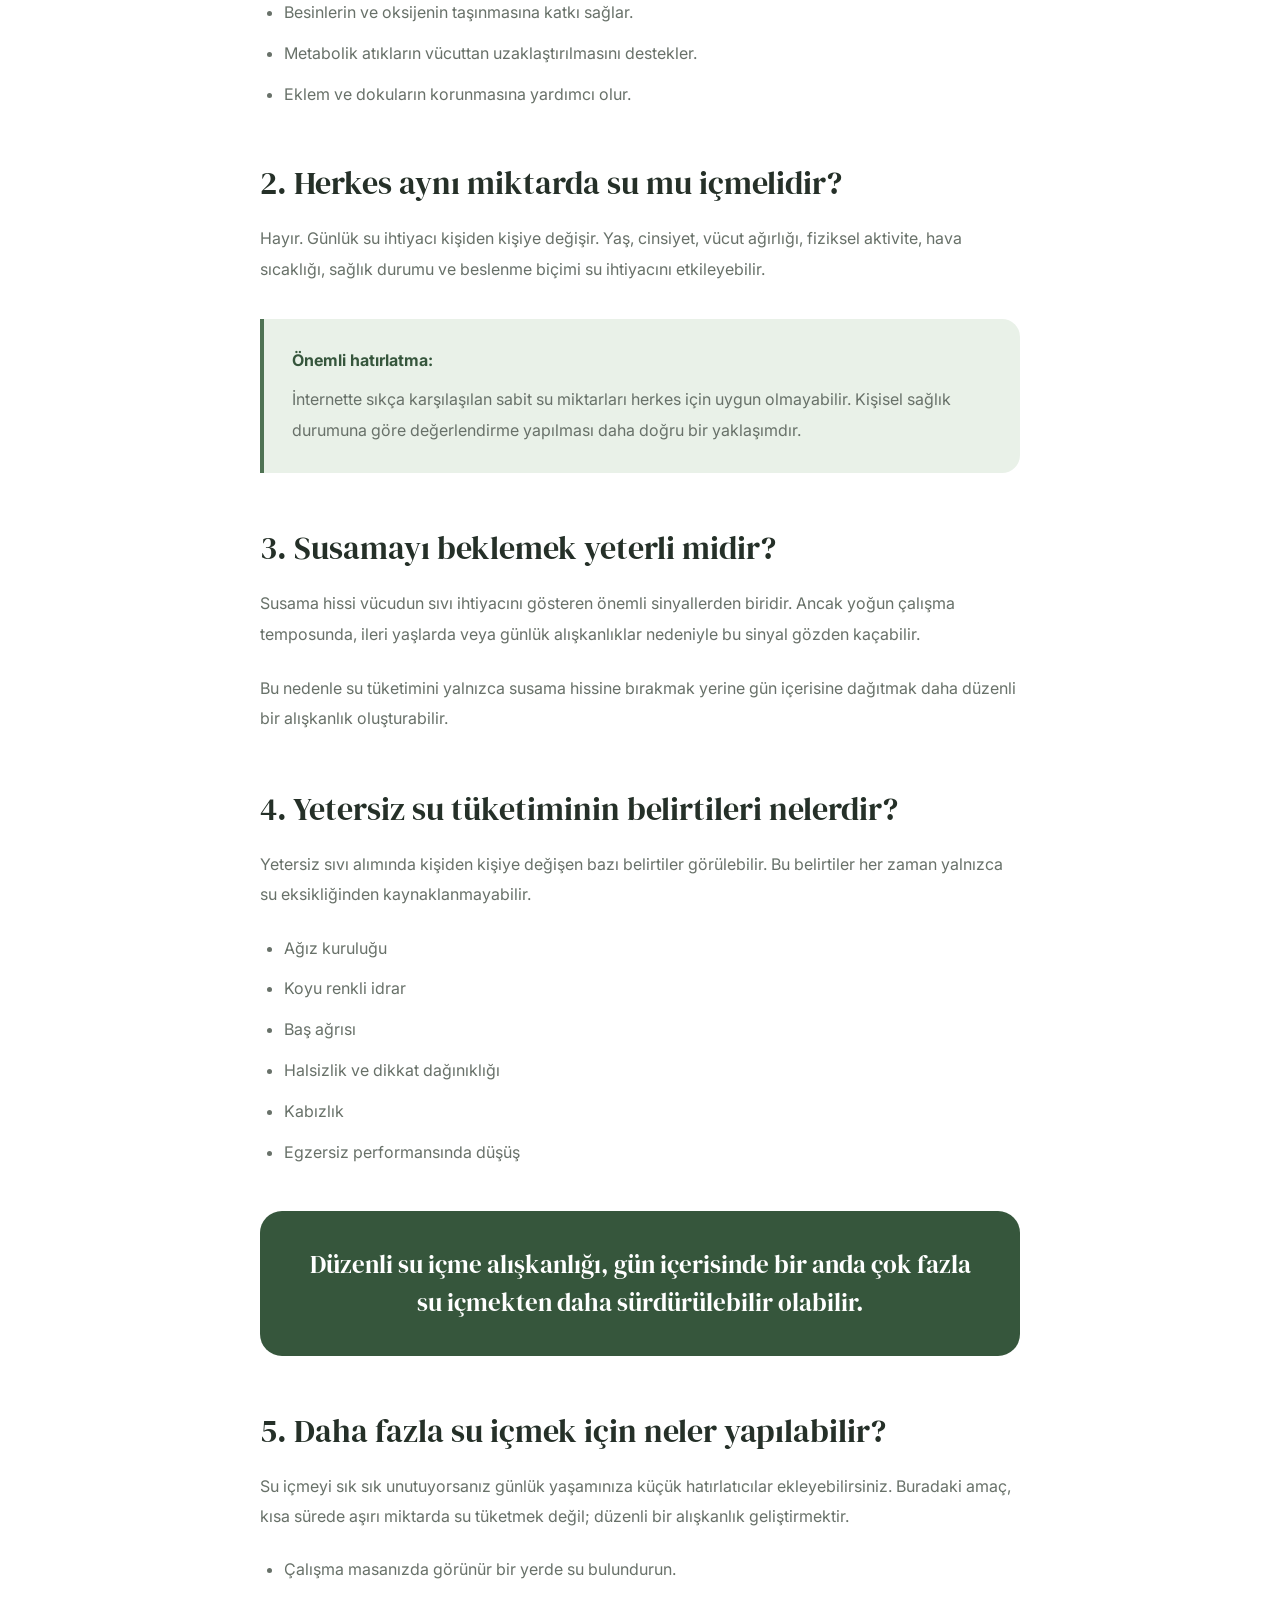
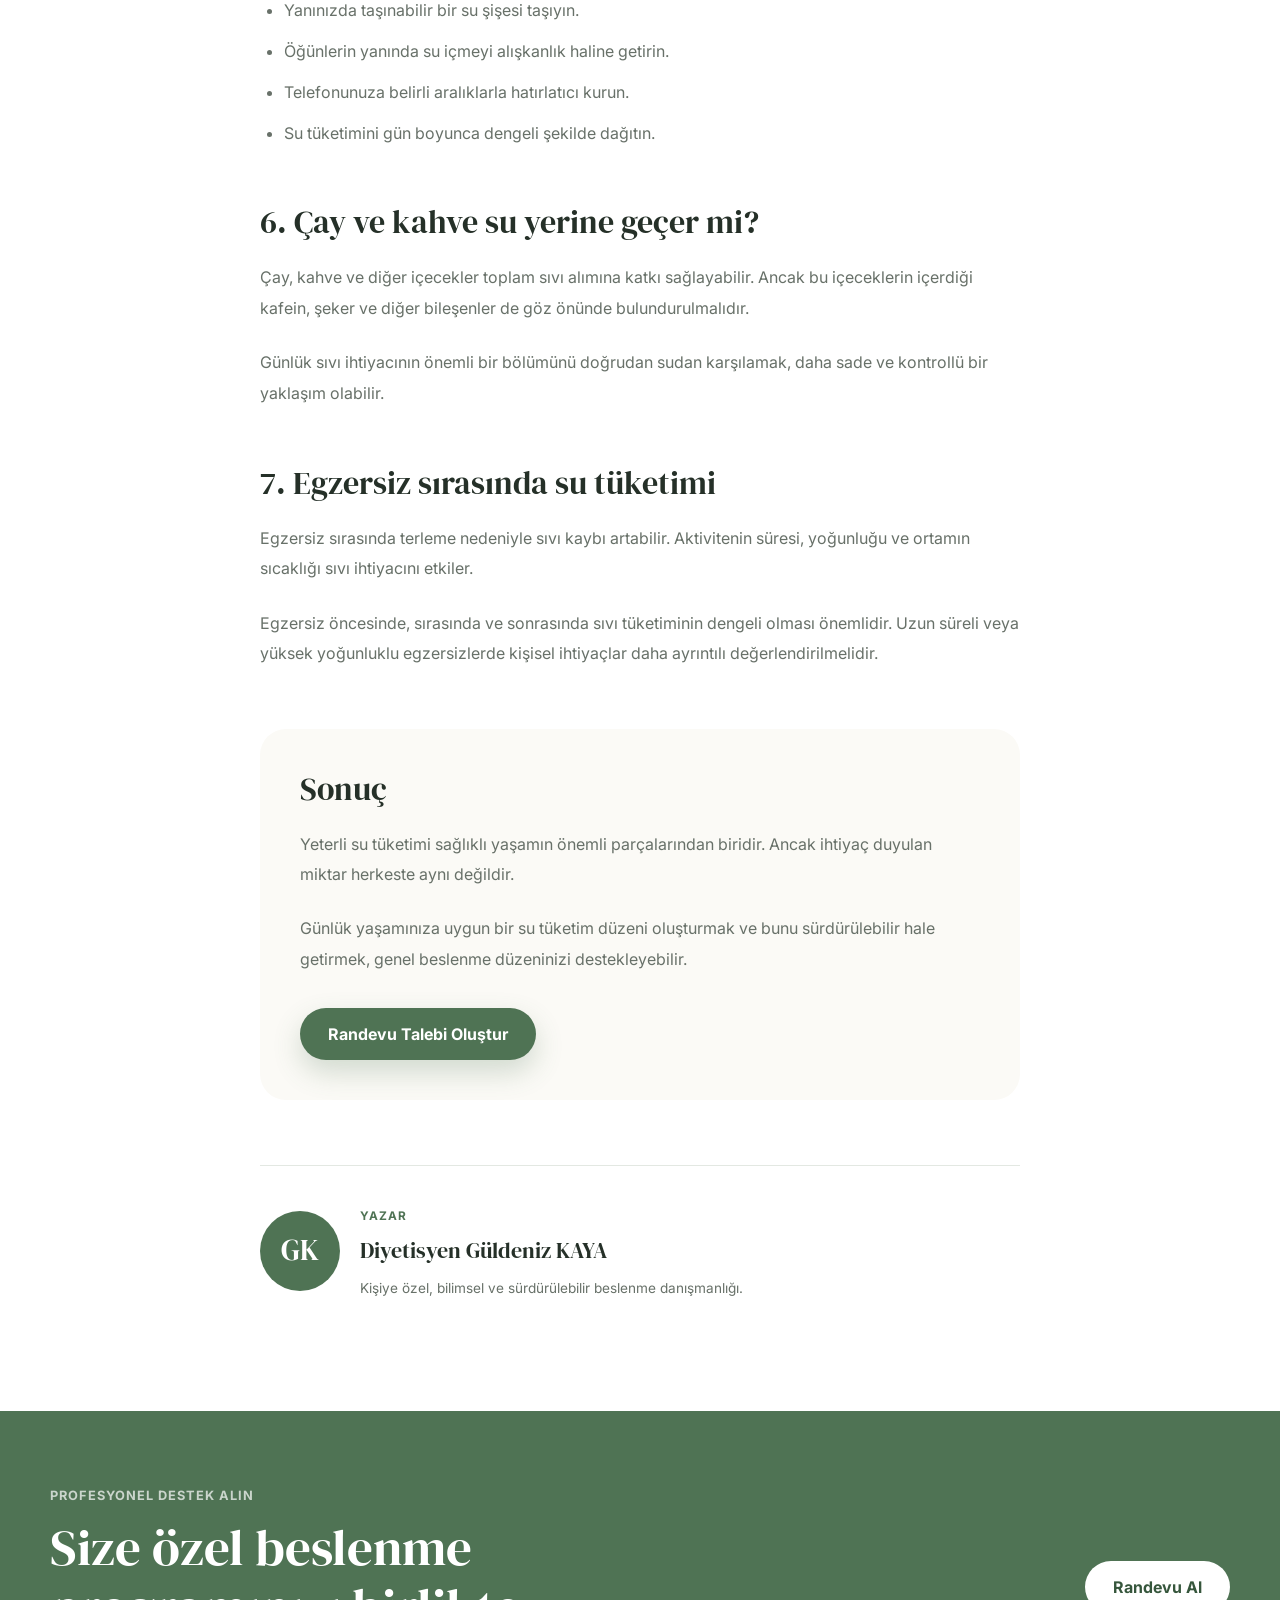
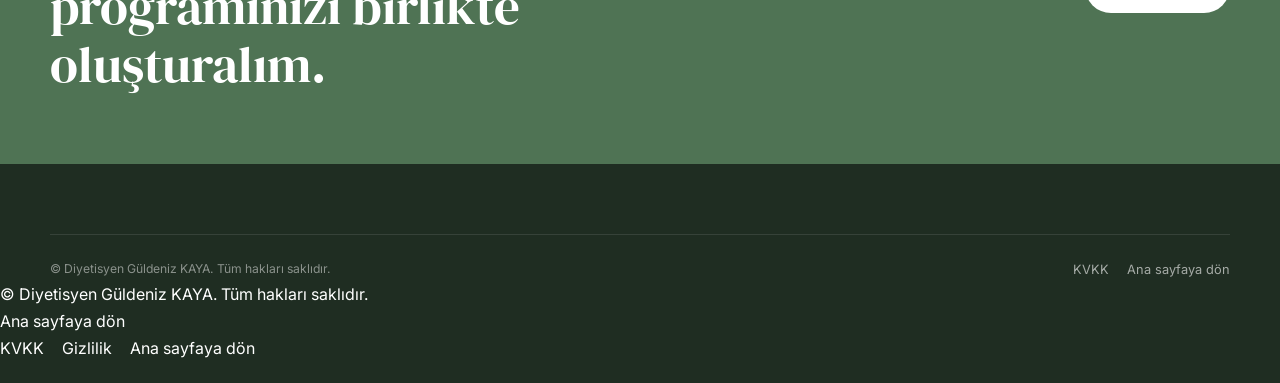
<file: gunluk-su-tuketimi.html>
<!DOCTYPE html>
<html lang="tr">
<head>
    <meta charset="UTF-8">

    <meta
        name="viewport"
        content="width=device-width, initial-scale=1.0"
    >

    <meta
        name="description"
        content="Günlük su tüketiminin önemi, su ihtiyacını etkileyen faktörler ve düzenli su içme alışkanlığı kazanma yöntemleri."
    >

    <title>
        <link
    rel="icon"
    href="favicon.svg"
    type="image/svg+xml"
>

<meta
    name="robots"
    content="index, follow, max-image-preview:large"
>
        Günlük Su Tüketimi Neden Önemlidir? | Diyetisyen Güldeniz KAYA
    </title>

    <link rel="preconnect" href="https://fonts.googleapis.com">
    <link rel="preconnect" href="https://fonts.gstatic.com" crossorigin>

    <link
        href="https://fonts.googleapis.com/css2?family=DM+Serif+Display&family=Inter:wght@400;500;600;700&display=swap"
        rel="stylesheet"
    >

    <link rel="stylesheet" href="style.css">
    <script type="application/ld+json">
{
    "@context": "https://schema.org",
    "@type": "BlogPosting",
    "headline": "Günlük Su Tüketimi Neden Bu Kadar Önemlidir?",
    "description": "Su tüketiminin önemi, kişisel su ihtiyacı ve düzenli su içme alışkanlığı hakkında bilgiler.",
    "inLanguage": "tr-TR",
    "author": {
        "@type": "Person",
        "name": "Güldeniz KAYA",
        "jobTitle": "Diyetisyen"
    },
    "publisher": {
        "@type": "Person",
        "name": "Güldeniz KAYA"
    }
}
</script>
<link
    rel="canonical"
    href="https://dytguldenizkaya.github.io/gunluk-su-tuketimi.html"
>
</head>

<body>

    <header class="header" id="header">
        <div class="container navbar">

            <a href="index.html" class="logo">
                <span class="logo-icon">GK</span>

                <span class="logo-text">
                    <strong>Güldeniz KAYA</strong>
                    <small>Diyetisyen</small>
                </span>
            </a>

            <nav class="navigation" id="navigation">
                <a href="index.html">Ana Sayfa</a>
                <a href="index.html#hakkimda">Hakkımda</a>
                <a href="index.html#hizmetler">Hizmetler</a>
                <a href="index.html#blog">Blog</a>
                <a href="index.html#iletisim">İletişim</a>
            </nav>

            <a
                href="index.html#randevu"
                class="button button-header"
            >
                Randevu Al
            </a>

            <button
                class="mobile-menu-button"
                id="mobileMenuButton"
                type="button"
                aria-label="Mobil menüyü aç"
                aria-expanded="false"
            >
                <span></span>
                <span></span>
                <span></span>
            </button>

        </div>
    </header>

    <main>

        <section class="blog-detail-hero">
            <div class="container blog-detail-hero-container">

                <a
                    href="index.html#blog"
                    class="blog-back-link"
                >
                    ← Blog yazılarına dön
                </a>

                <span class="section-label">
                    Sağlıklı Yaşam
                </span>

                <h1>
                    Günlük su tüketimi neden bu kadar önemlidir?
                </h1>

                <p>
                    Su, vücudun normal işlevlerini sürdürebilmesi için gerekli
                    olan temel bileşenlerden biridir. Ancak herkesin günlük su
                    ihtiyacı aynı değildir.
                </p>

                <div class="blog-detail-meta">
                    <span>Diyetisyen Güldeniz KAYA</span>
                    <span>•</span>
                    <span>5 dakika okuma</span>
                </div>

            </div>
        </section>

        <article class="blog-detail">
            <div class="container blog-detail-container">

                <div class="blog-detail-cover water-cover">
                    <span>Su Tüketimi</span>
                </div>

                <div class="blog-detail-content">

                    <p class="blog-introduction">
                        Günlük yaşamın yoğunluğu içinde su içmek çoğu zaman
                        unutulabilir. Ancak yeterli sıvı alımı; sindirim,
                        dolaşım, vücut sıcaklığının düzenlenmesi ve genel
                        sağlık açısından önemli bir rol oynar.
                    </p>

                    <h2>1. Su vücutta hangi görevleri üstlenir?</h2>

                    <p>
                        Su, vücudun birçok temel sürecinde görev alır.
                        Besinlerin taşınması, metabolik atıkların
                        uzaklaştırılması, vücut sıcaklığının düzenlenmesi ve
                        hücrelerin normal işlevlerini sürdürebilmesi için
                        yeterli sıvı alımı gerekir.
                    </p>

                    <ul>
                        <li>Vücut sıcaklığının dengelenmesine yardımcı olur.</li>
                        <li>Sindirim sisteminin düzenli çalışmasını destekler.</li>
                        <li>Besinlerin ve oksijenin taşınmasına katkı sağlar.</li>
                        <li>Metabolik atıkların vücuttan uzaklaştırılmasını destekler.</li>
                        <li>Eklem ve dokuların korunmasına yardımcı olur.</li>
                    </ul>

                    <h2>2. Herkes aynı miktarda su mu içmelidir?</h2>

                    <p>
                        Hayır. Günlük su ihtiyacı kişiden kişiye değişir.
                        Yaş, cinsiyet, vücut ağırlığı, fiziksel aktivite,
                        hava sıcaklığı, sağlık durumu ve beslenme biçimi su
                        ihtiyacını etkileyebilir.
                    </p>

                    <div class="blog-information-box">
                        <strong>Önemli hatırlatma:</strong>

                        <p>
                            İnternette sıkça karşılaşılan sabit su miktarları
                            herkes için uygun olmayabilir. Kişisel sağlık
                            durumuna göre değerlendirme yapılması daha doğru
                            bir yaklaşımdır.
                        </p>
                    </div>

                    <h2>3. Susamayı beklemek yeterli midir?</h2>

                    <p>
                        Susama hissi vücudun sıvı ihtiyacını gösteren önemli
                        sinyallerden biridir. Ancak yoğun çalışma temposunda,
                        ileri yaşlarda veya günlük alışkanlıklar nedeniyle bu
                        sinyal gözden kaçabilir.
                    </p>

                    <p>
                        Bu nedenle su tüketimini yalnızca susama hissine
                        bırakmak yerine gün içerisine dağıtmak daha düzenli bir
                        alışkanlık oluşturabilir.
                    </p>

                    <h2>4. Yetersiz su tüketiminin belirtileri nelerdir?</h2>

                    <p>
                        Yetersiz sıvı alımında kişiden kişiye değişen bazı
                        belirtiler görülebilir. Bu belirtiler her zaman yalnızca
                        su eksikliğinden kaynaklanmayabilir.
                    </p>

                    <ul>
                        <li>Ağız kuruluğu</li>
                        <li>Koyu renkli idrar</li>
                        <li>Baş ağrısı</li>
                        <li>Halsizlik ve dikkat dağınıklığı</li>
                        <li>Kabızlık</li>
                        <li>Egzersiz performansında düşüş</li>
                    </ul>

                    <blockquote>
                        Düzenli su içme alışkanlığı, gün içerisinde bir anda
                        çok fazla su içmekten daha sürdürülebilir olabilir.
                    </blockquote>

                    <h2>5. Daha fazla su içmek için neler yapılabilir?</h2>

                    <p>
                        Su içmeyi sık sık unutuyorsanız günlük yaşamınıza küçük
                        hatırlatıcılar ekleyebilirsiniz. Buradaki amaç, kısa
                        sürede aşırı miktarda su tüketmek değil; düzenli bir
                        alışkanlık geliştirmektir.
                    </p>

                    <ul>
                        <li>Çalışma masanızda görünür bir yerde su bulundurun.</li>
                        <li>Yanınızda taşınabilir bir su şişesi taşıyın.</li>
                        <li>Öğünlerin yanında su içmeyi alışkanlık haline getirin.</li>
                        <li>Telefonunuza belirli aralıklarla hatırlatıcı kurun.</li>
                        <li>Su tüketimini gün boyunca dengeli şekilde dağıtın.</li>
                    </ul>

                    <h2>6. Çay ve kahve su yerine geçer mi?</h2>

                    <p>
                        Çay, kahve ve diğer içecekler toplam sıvı alımına katkı
                        sağlayabilir. Ancak bu içeceklerin içerdiği kafein,
                        şeker ve diğer bileşenler de göz önünde
                        bulundurulmalıdır.
                    </p>

                    <p>
                        Günlük sıvı ihtiyacının önemli bir bölümünü doğrudan
                        sudan karşılamak, daha sade ve kontrollü bir yaklaşım
                        olabilir.
                    </p>

                    <h2>7. Egzersiz sırasında su tüketimi</h2>

                    <p>
                        Egzersiz sırasında terleme nedeniyle sıvı kaybı
                        artabilir. Aktivitenin süresi, yoğunluğu ve ortamın
                        sıcaklığı sıvı ihtiyacını etkiler.
                    </p>

                    <p>
                        Egzersiz öncesinde, sırasında ve sonrasında sıvı
                        tüketiminin dengeli olması önemlidir. Uzun süreli veya
                        yüksek yoğunluklu egzersizlerde kişisel ihtiyaçlar daha
                        ayrıntılı değerlendirilmelidir.
                    </p>

                    <div class="blog-conclusion">
                        <h2>Sonuç</h2>

                        <p>
                            Yeterli su tüketimi sağlıklı yaşamın önemli
                            parçalarından biridir. Ancak ihtiyaç duyulan miktar
                            herkeste aynı değildir.
                        </p>

                        <p>
                            Günlük yaşamınıza uygun bir su tüketim düzeni
                            oluşturmak ve bunu sürdürülebilir hale getirmek,
                            genel beslenme düzeninizi destekleyebilir.
                        </p>

                        <a
                            href="index.html#randevu"
                            class="button button-primary"
                        >
                            Randevu Talebi Oluştur
                        </a>
                    </div>

                </div>

                <aside class="blog-author-card">
                    <div class="blog-author-avatar">GK</div>

                    <div>
                        <span>Yazar</span>
                        <h3>Diyetisyen Güldeniz KAYA</h3>

                        <p>
                            Kişiye özel, bilimsel ve sürdürülebilir beslenme
                            danışmanlığı.
                        </p>
                    </div>
                </aside>

            </div>
        </article>

        <section class="blog-detail-appointment">
            <div class="container blog-detail-appointment-container">

                <div>
                    <span>Profesyonel destek alın</span>

                    <h2>
                        Size özel beslenme programınızı birlikte oluşturalım.
                    </h2>
                </div>

                <a
                    href="index.html#randevu"
                    class="button blog-detail-button"
                >
                    Randevu Al
                </a>

            </div>
        </section>

    </main>

    <footer class="footer">
        <div class="container footer-bottom blog-detail-footer">

    <p>
        © <span id="currentYear"></span>
        Diyetisyen Güldeniz KAYA. Tüm hakları saklıdır.
    </p>

    <div class="legal-footer-links">
        <a href="kvkk.html">KVKK</a>
        <a href="index.html">Ana sayfaya dön</a>
    </div>

</div>
            <p>
                © <span id="currentYear"></span>
                Diyetisyen Güldeniz KAYA. Tüm hakları saklıdır.
            </p>

            <a href="index.html">Ana sayfaya dön</a>
        </div><div class="legal-footer-links">

    <a href="kvkk.html">
        KVKK
    </a>

    <a href="gizlilik-politikasi.html">
        Gizlilik
    </a>

    <a href="index.html">
        Ana sayfaya dön
    </a>

</div>
    </footer>

    <a
        href="https://wa.me/905349782444"
        class="whatsapp-button"
        target="_blank"
        rel="noopener noreferrer"
        aria-label="WhatsApp üzerinden iletişime geç"
    >
        <span>WhatsApp</span>
    </a>

    <script src="script.js"></script>
</body>
</html>
</file>
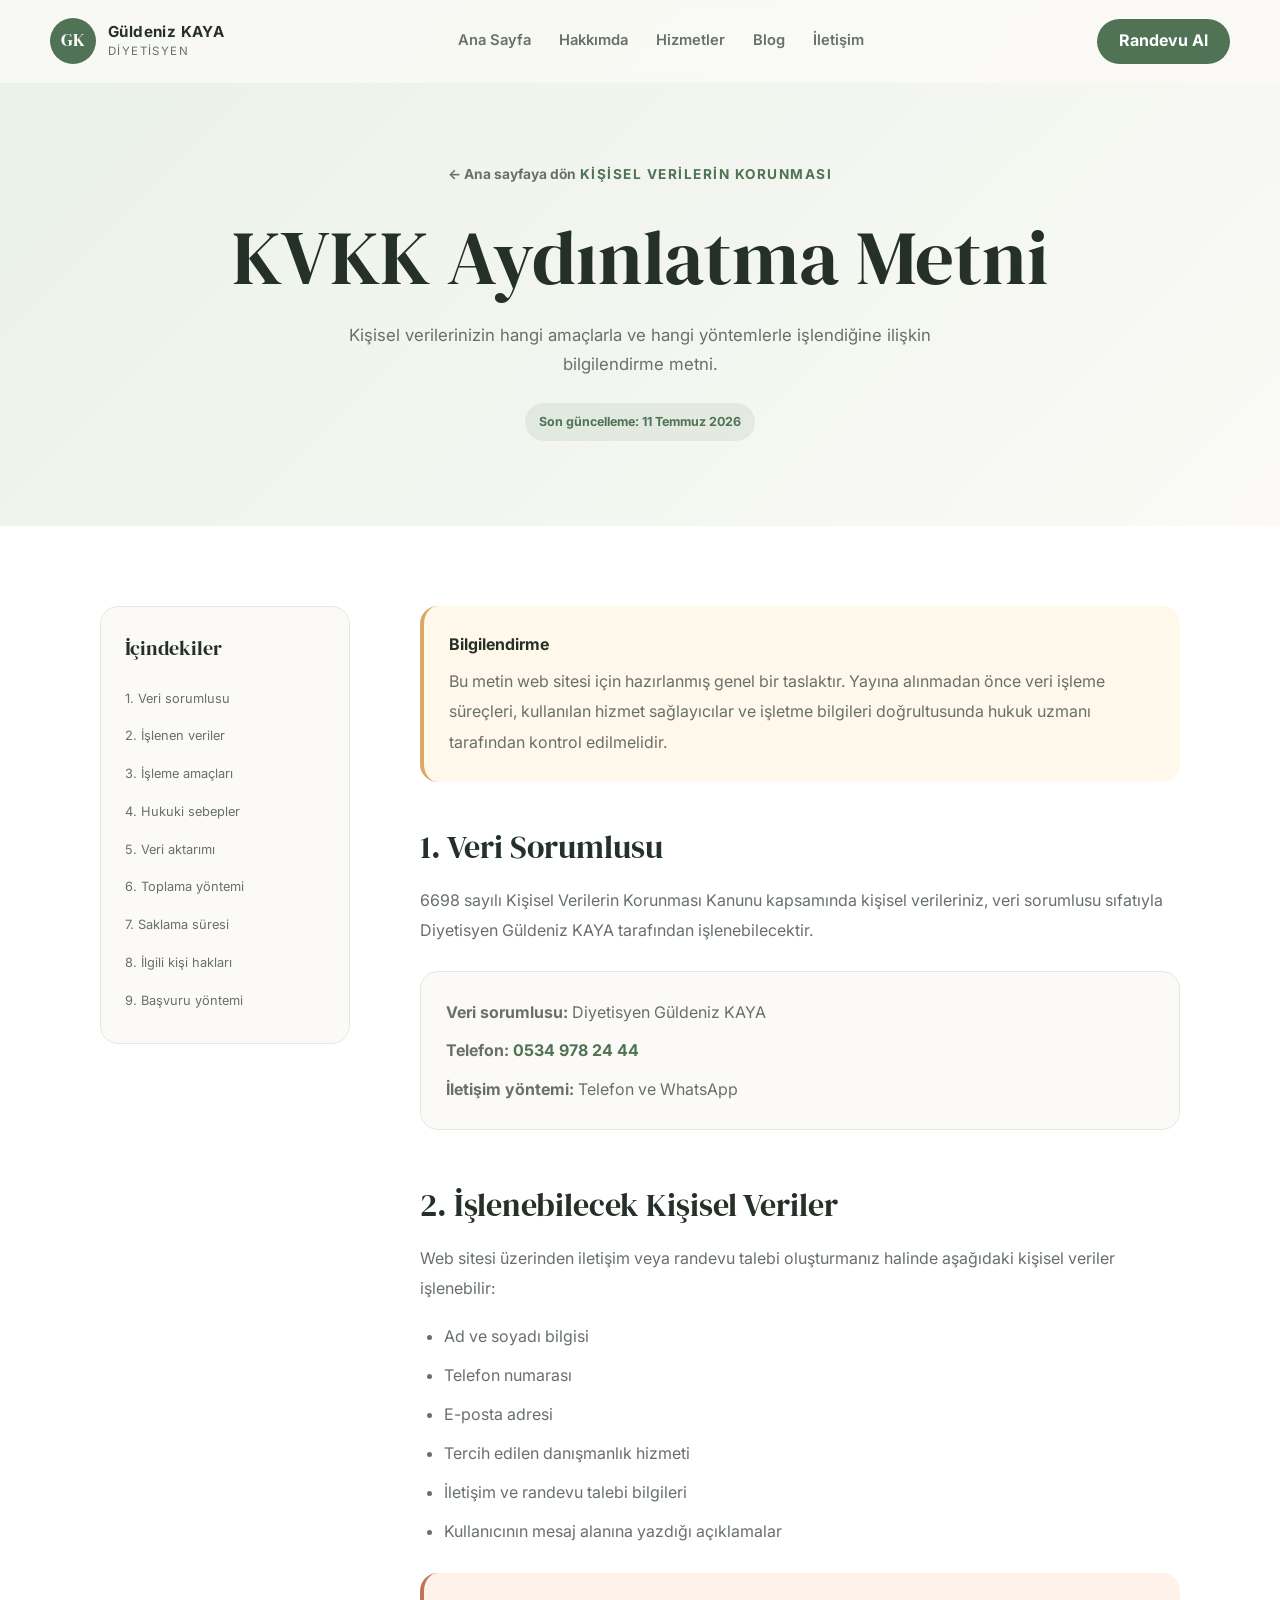
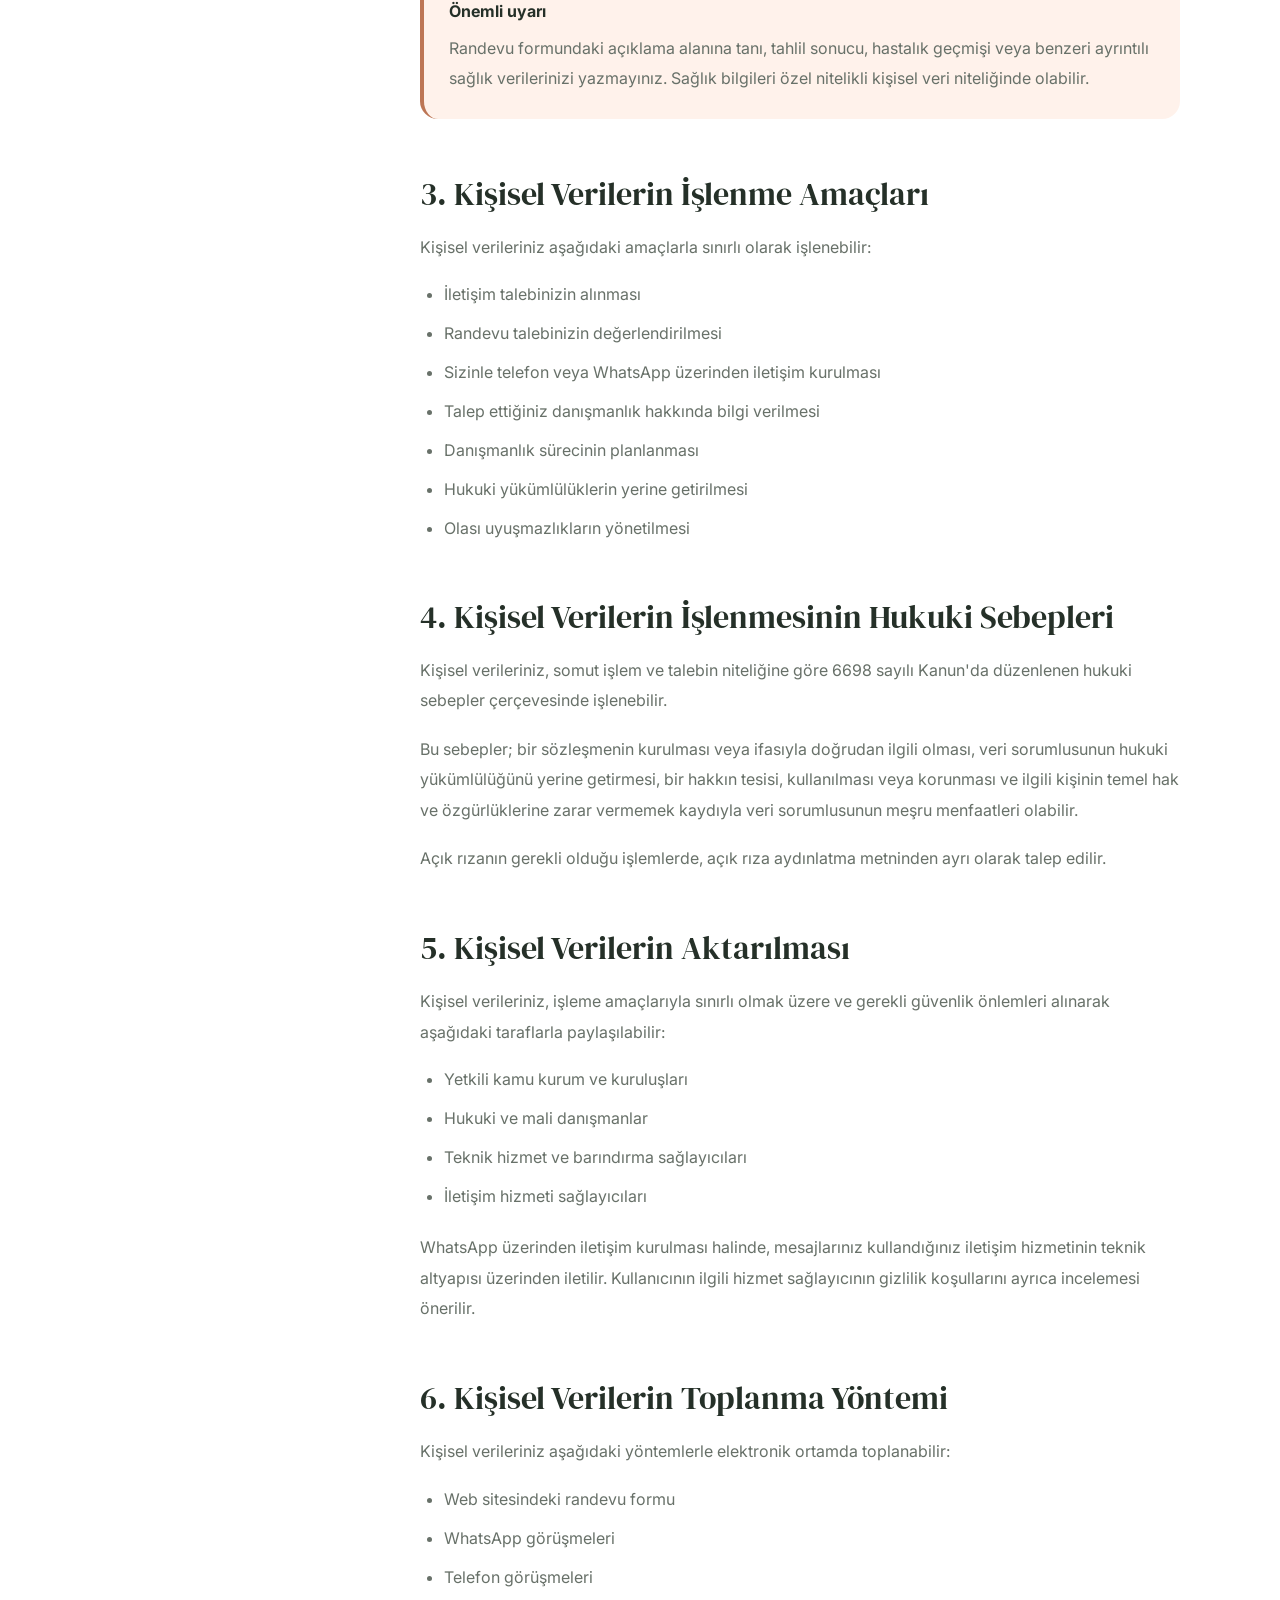
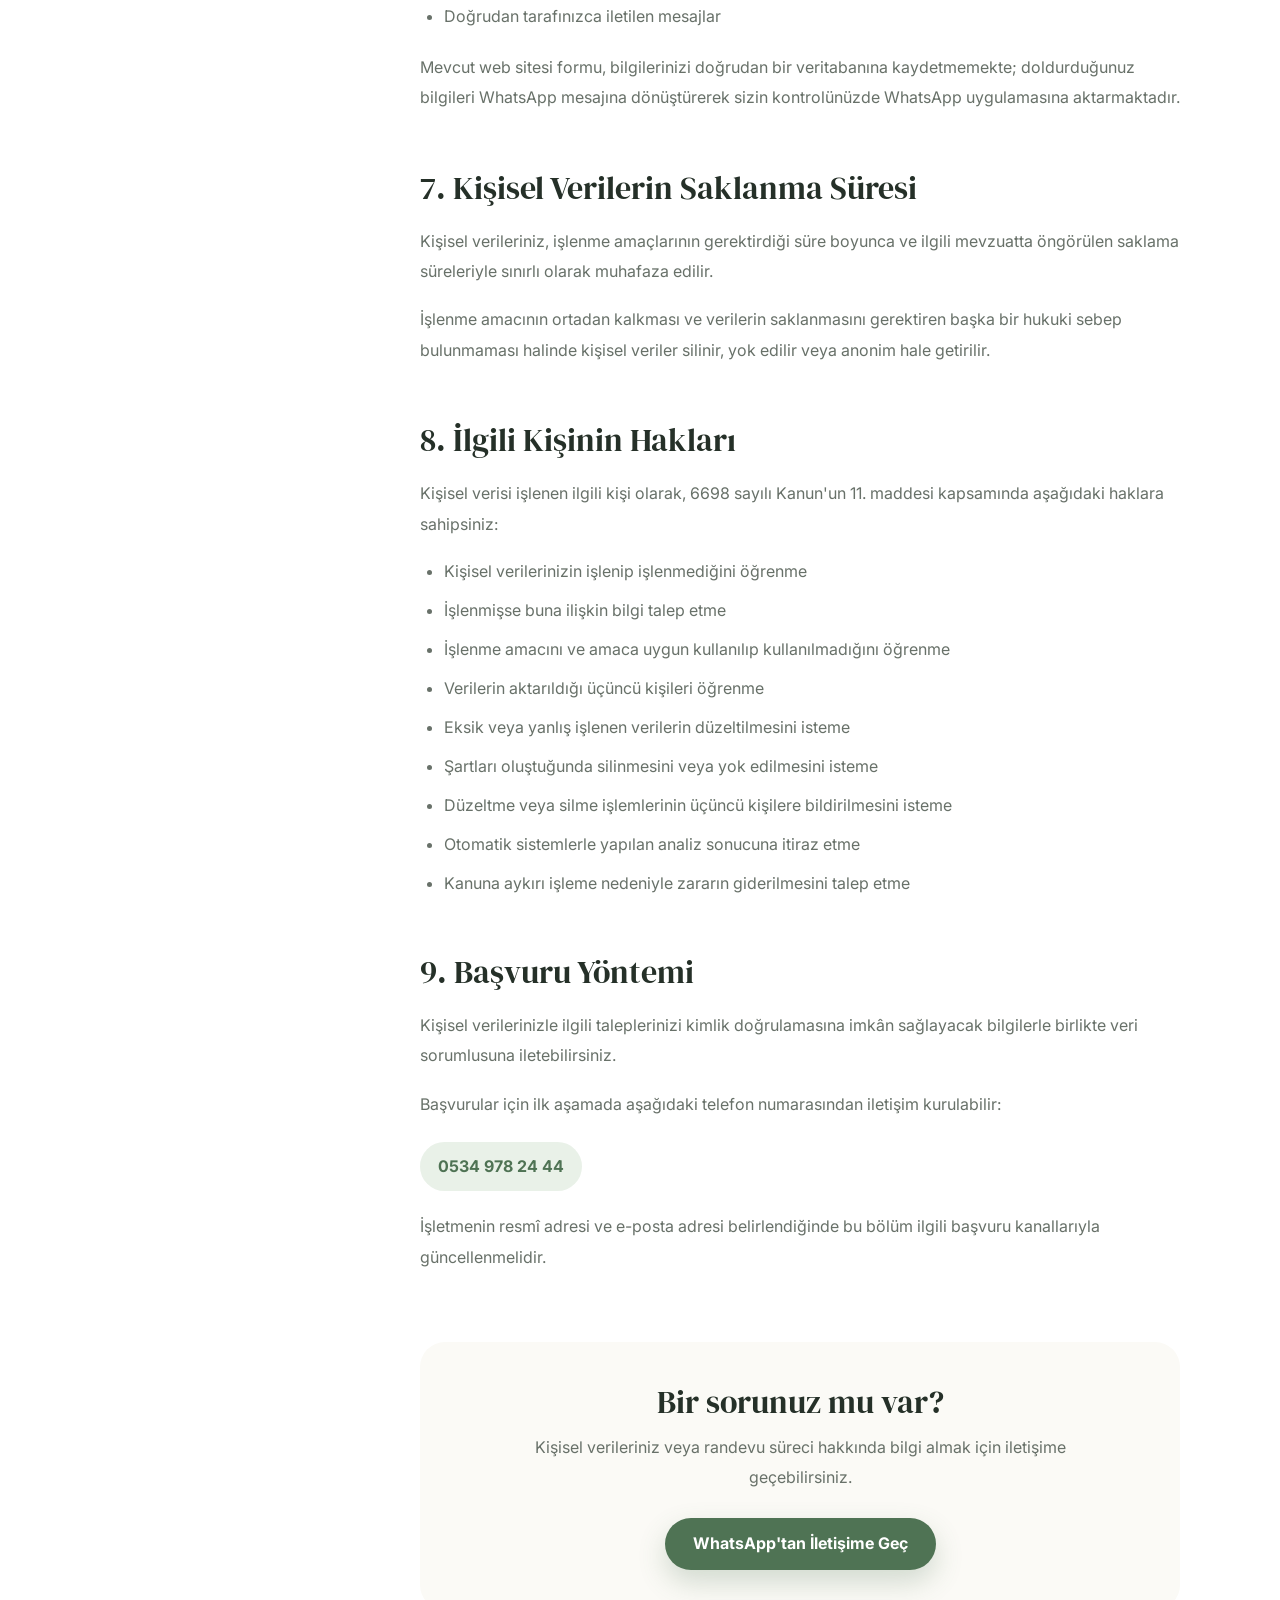
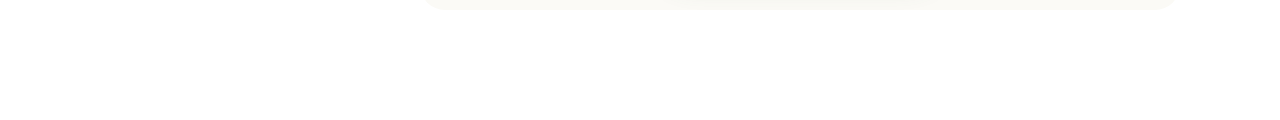
<file: kvkk.html>
<!DOCTYPE html>
<html lang="tr">
<head>
    <meta charset="UTF-8">

    <meta
        name="viewport"
        content="width=device-width, initial-scale=1.0"
    >

    <meta
        name="description"
        content="Diyetisyen Güldeniz KAYA kişisel verilerin korunması ve KVKK aydınlatma metni."
    >

    <title>
        <link
    rel="icon"
    href="favicon.svg"
    type="image/svg+xml"
>
        KVKK Aydınlatma Metni | Diyetisyen Güldeniz KAYA
    </title>
<link
   
>
    <link rel="preconnect" href="https://fonts.googleapis.com">
    <link rel="preconnect" href="https://fonts.gstatic.com" crossorigin>

    <link
        href="https://fonts.googleapis.com/css2?family=DM+Serif+Display&family=Inter:wght@400;500;600;700&display=swap"
        rel="stylesheet"
    >

    <link rel="stylesheet" href="style.css">
</head>

<body>

    <header class="header" id="header">
        <div class="container navbar">

            <a href="index.html" class="logo">
                <span class="logo-icon">GK</span>

                <span class="logo-text">
                    <strong>Güldeniz KAYA</strong>
                    <small>Diyetisyen</small>
                </span>
            </a>

            <nav class="navigation" id="navigation">
                <a href="index.html">Ana Sayfa</a>
                <a href="index.html#hakkimda">Hakkımda</a>
                <a href="index.html#hizmetler">Hizmetler</a>
                <a href="index.html#blog">Blog</a>
                <a href="index.html#iletisim">İletişim</a>
            </nav>

            <a
                href="index.html#randevu"
                class="button button-header"
            >
                Randevu Al
            </a>

            <button
                class="mobile-menu-button"
                id="mobileMenuButton"
                type="button"
                aria-label="Mobil menüyü aç"
                aria-expanded="false"
            >
                <span></span>
                <span></span>
                <span></span>
            </button>

        </div>
    </header>

    <main>

        <section class="legal-hero">
            <div class="container legal-hero-container">

                <a href="index.html" class="blog-back-link">
                    ← Ana sayfaya dön
                </a>

                <span class="section-label">
                    Kişisel Verilerin Korunması
                </span>

                <h1>KVKK Aydınlatma Metni</h1>

                <p>
                    Kişisel verilerinizin hangi amaçlarla ve hangi yöntemlerle
                    işlendiğine ilişkin bilgilendirme metni.
                </p>

                <span class="legal-update">
                    Son güncelleme: 11 Temmuz 2026
                </span>

            </div>
        </section>

        <section class="legal-content-section">
            <div class="container legal-layout">

                <aside class="legal-sidebar">
                    <strong>İçindekiler</strong>

                    <a href="#veri-sorumlusu">1. Veri sorumlusu</a>
                    <a href="#islenen-veriler">2. İşlenen veriler</a>
                    <a href="#amaclar">3. İşleme amaçları</a>
                    <a href="#hukuki-sebepler">4. Hukuki sebepler</a>
                    <a href="#aktarim">5. Veri aktarımı</a>
                    <a href="#toplama">6. Toplama yöntemi</a>
                    <a href="#saklama">7. Saklama süresi</a>
                    <a href="#haklar">8. İlgili kişi hakları</a>
                    <a href="#basvuru">9. Başvuru yöntemi</a>
                </aside>

                <article class="legal-content">

                    <div class="legal-notice">
                        <strong>Bilgilendirme</strong>

                        <p>
                            Bu metin web sitesi için hazırlanmış genel bir
                            taslaktır. Yayına alınmadan önce veri işleme
                            süreçleri, kullanılan hizmet sağlayıcılar ve
                            işletme bilgileri doğrultusunda hukuk uzmanı
                            tarafından kontrol edilmelidir.
                        </p>
                    </div>

                    <section id="veri-sorumlusu">
                        <h2>1. Veri Sorumlusu</h2>

                        <p>
                            6698 sayılı Kişisel Verilerin Korunması Kanunu
                            kapsamında kişisel verileriniz, veri sorumlusu
                            sıfatıyla Diyetisyen Güldeniz KAYA tarafından
                            işlenebilecektir.
                        </p>

                        <div class="legal-contact-box">
                            <p>
                                <strong>Veri sorumlusu:</strong>
                                Diyetisyen Güldeniz KAYA
                            </p>

                            <p>
                                <strong>Telefon:</strong>

                                <a href="tel:+905349782444">
                                    0534 978 24 44
                                </a>
                            </p>

                            <p>
                                <strong>İletişim yöntemi:</strong>
                                Telefon ve WhatsApp
                            </p>
                        </div>
                    </section>

                    <section id="islenen-veriler">
                        <h2>2. İşlenebilecek Kişisel Veriler</h2>

                        <p>
                            Web sitesi üzerinden iletişim veya randevu talebi
                            oluşturmanız halinde aşağıdaki kişisel veriler
                            işlenebilir:
                        </p>

                        <ul>
                            <li>Ad ve soyadı bilgisi</li>
                            <li>Telefon numarası</li>
                            <li>E-posta adresi</li>
                            <li>Tercih edilen danışmanlık hizmeti</li>
                            <li>İletişim ve randevu talebi bilgileri</li>
                            <li>Kullanıcının mesaj alanına yazdığı açıklamalar</li>
                        </ul>

                        <div class="legal-warning">
                            <strong>Önemli uyarı</strong>

                            <p>
                                Randevu formundaki açıklama alanına tanı,
                                tahlil sonucu, hastalık geçmişi veya benzeri
                                ayrıntılı sağlık verilerinizi yazmayınız.
                                Sağlık bilgileri özel nitelikli kişisel veri
                                niteliğinde olabilir.
                            </p>
                        </div>
                    </section>

                    <section id="amaclar">
                        <h2>3. Kişisel Verilerin İşlenme Amaçları</h2>

                        <p>
                            Kişisel verileriniz aşağıdaki amaçlarla sınırlı
                            olarak işlenebilir:
                        </p>

                        <ul>
                            <li>İletişim talebinizin alınması</li>
                            <li>Randevu talebinizin değerlendirilmesi</li>
                            <li>Sizinle telefon veya WhatsApp üzerinden iletişim kurulması</li>
                            <li>Talep ettiğiniz danışmanlık hakkında bilgi verilmesi</li>
                            <li>Danışmanlık sürecinin planlanması</li>
                            <li>Hukuki yükümlülüklerin yerine getirilmesi</li>
                            <li>Olası uyuşmazlıkların yönetilmesi</li>
                        </ul>
                    </section>

                    <section id="hukuki-sebepler">
                        <h2>4. Kişisel Verilerin İşlenmesinin Hukuki Sebepleri</h2>

                        <p>
                            Kişisel verileriniz, somut işlem ve talebin
                            niteliğine göre 6698 sayılı Kanun'da düzenlenen
                            hukuki sebepler çerçevesinde işlenebilir.
                        </p>

                        <p>
                            Bu sebepler; bir sözleşmenin kurulması veya
                            ifasıyla doğrudan ilgili olması, veri sorumlusunun
                            hukuki yükümlülüğünü yerine getirmesi, bir hakkın
                            tesisi, kullanılması veya korunması ve ilgili
                            kişinin temel hak ve özgürlüklerine zarar
                            vermemek kaydıyla veri sorumlusunun meşru
                            menfaatleri olabilir.
                        </p>

                        <p>
                            Açık rızanın gerekli olduğu işlemlerde, açık rıza
                            aydınlatma metninden ayrı olarak talep edilir.
                        </p>
                    </section>

                    <section id="aktarim">
                        <h2>5. Kişisel Verilerin Aktarılması</h2>

                        <p>
                            Kişisel verileriniz, işleme amaçlarıyla sınırlı
                            olmak üzere ve gerekli güvenlik önlemleri alınarak
                            aşağıdaki taraflarla paylaşılabilir:
                        </p>

                        <ul>
                            <li>Yetkili kamu kurum ve kuruluşları</li>
                            <li>Hukuki ve mali danışmanlar</li>
                            <li>Teknik hizmet ve barındırma sağlayıcıları</li>
                            <li>İletişim hizmeti sağlayıcıları</li>
                        </ul>

                        <p>
                            WhatsApp üzerinden iletişim kurulması halinde,
                            mesajlarınız kullandığınız iletişim hizmetinin
                            teknik altyapısı üzerinden iletilir. Kullanıcının
                            ilgili hizmet sağlayıcının gizlilik koşullarını
                            ayrıca incelemesi önerilir.
                        </p>
                    </section>

                    <section id="toplama">
                        <h2>6. Kişisel Verilerin Toplanma Yöntemi</h2>

                        <p>
                            Kişisel verileriniz aşağıdaki yöntemlerle
                            elektronik ortamda toplanabilir:
                        </p>

                        <ul>
                            <li>Web sitesindeki randevu formu</li>
                            <li>WhatsApp görüşmeleri</li>
                            <li>Telefon görüşmeleri</li>
                            <li>Doğrudan tarafınızca iletilen mesajlar</li>
                        </ul>

                        <p>
                            Mevcut web sitesi formu, bilgilerinizi doğrudan
                            bir veritabanına kaydetmemekte; doldurduğunuz
                            bilgileri WhatsApp mesajına dönüştürerek sizin
                            kontrolünüzde WhatsApp uygulamasına aktarmaktadır.
                        </p>
                    </section>

                    <section id="saklama">
                        <h2>7. Kişisel Verilerin Saklanma Süresi</h2>

                        <p>
                            Kişisel verileriniz, işlenme amaçlarının
                            gerektirdiği süre boyunca ve ilgili mevzuatta
                            öngörülen saklama süreleriyle sınırlı olarak
                            muhafaza edilir.
                        </p>

                        <p>
                            İşlenme amacının ortadan kalkması ve verilerin
                            saklanmasını gerektiren başka bir hukuki sebep
                            bulunmaması halinde kişisel veriler silinir,
                            yok edilir veya anonim hale getirilir.
                        </p>
                    </section>

                    <section id="haklar">
                        <h2>8. İlgili Kişinin Hakları</h2>

                        <p>
                            Kişisel verisi işlenen ilgili kişi olarak,
                            6698 sayılı Kanun'un 11. maddesi kapsamında
                            aşağıdaki haklara sahipsiniz:
                        </p>

                        <ul>
                            <li>Kişisel verilerinizin işlenip işlenmediğini öğrenme</li>
                            <li>İşlenmişse buna ilişkin bilgi talep etme</li>
                            <li>İşlenme amacını ve amaca uygun kullanılıp kullanılmadığını öğrenme</li>
                            <li>Verilerin aktarıldığı üçüncü kişileri öğrenme</li>
                            <li>Eksik veya yanlış işlenen verilerin düzeltilmesini isteme</li>
                            <li>Şartları oluştuğunda silinmesini veya yok edilmesini isteme</li>
                            <li>Düzeltme veya silme işlemlerinin üçüncü kişilere bildirilmesini isteme</li>
                            <li>Otomatik sistemlerle yapılan analiz sonucuna itiraz etme</li>
                            <li>Kanuna aykırı işleme nedeniyle zararın giderilmesini talep etme</li>
                        </ul>
                    </section>

                    <section id="basvuru">
                        <h2>9. Başvuru Yöntemi</h2>

                        <p>
                            Kişisel verilerinizle ilgili taleplerinizi kimlik
                            doğrulamasına imkân sağlayacak bilgilerle birlikte
                            veri sorumlusuna iletebilirsiniz.
                        </p>

                        <p>
                            Başvurular için ilk aşamada aşağıdaki telefon
                            numarasından iletişim kurulabilir:
                        </p>

                        <a
                            href="tel:+905349782444"
                            class="legal-primary-link"
                        >
                            0534 978 24 44
                        </a>

                        <p>
                            İşletmenin resmî adresi ve e-posta adresi
                            belirlendiğinde bu bölüm ilgili başvuru
                            kanallarıyla güncellenmelidir.
                        </p>
                    </section>

                    <div class="legal-bottom-action">
                        <h2>Bir sorunuz mu var?</h2>

                        <p>
                            Kişisel verileriniz veya randevu süreci hakkında
                            bilgi almak için iletişime geçebilirsiniz.
                        </p>

                        <a
                            href="https://wa.me/905349782444"
                            class="button button-primary"
                            target="_blank"
                            rel="noopener noreferrer"
                        >
                            WhatsApp'tan İletişime Geç
                        </a>
                    </div>

                </article>

            </div>
        </section>

    </main><title>

    <footer class="footer">
        <div class="container footer-bottom blog-detail-footer">

    <p>
        © <span id="currentYear"></span>
        Diyetisyen Güldeniz KAYA. Tüm hakları saklıdır.
    </p>

    <div class="legal-footer-links">
        <a href="gizlilik-politikasi.html">
            Gizlilik Politikası
        </a>

        <a href="index.html">
            Ana sayfaya dön
        </a>
    </div>

</div>
    </footer>

    <a
        href="https://wa.me/905349782444"
        class="whatsapp-button"
        target="_blank"
        rel="noopener noreferrer"
        aria-label="WhatsApp üzerinden iletişime geç"
    >
        <span>WhatsApp</span>
    </a>

    <script src="script.js"></script>
</body>
</html>
</file>
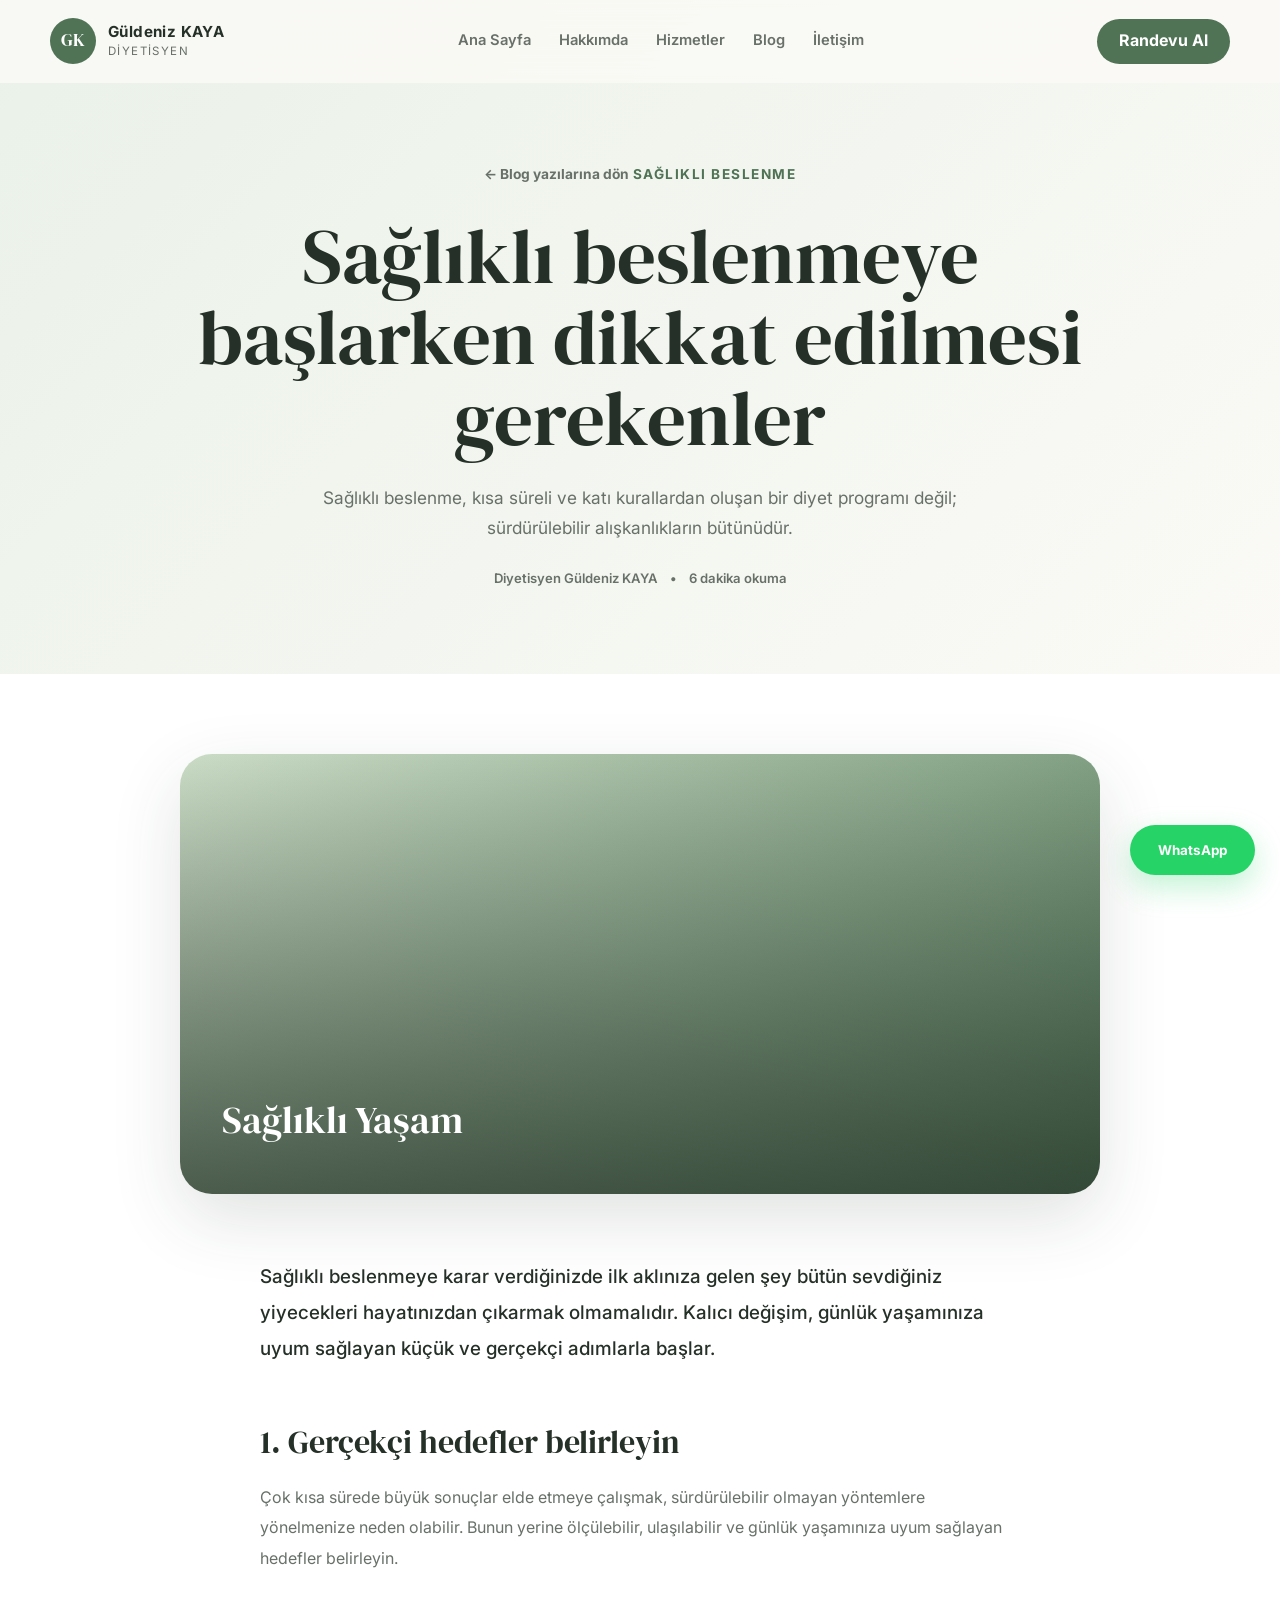
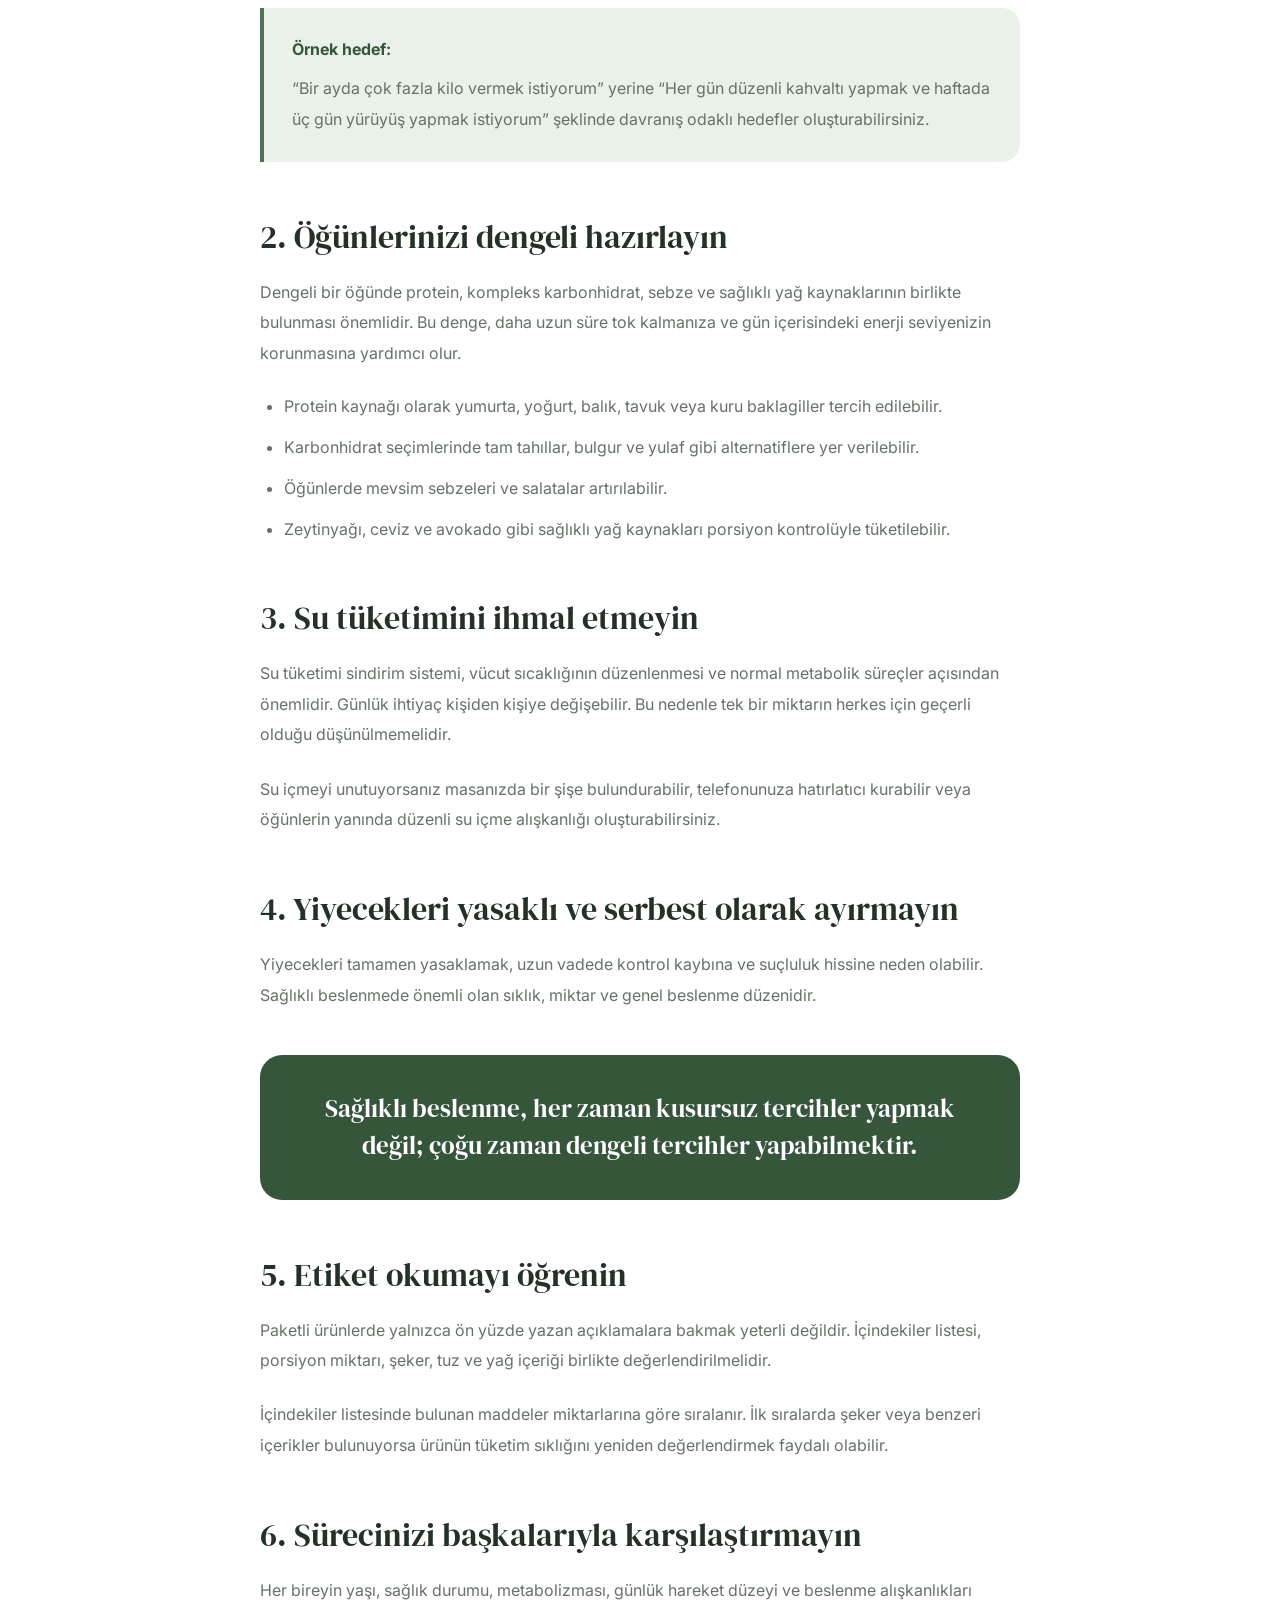
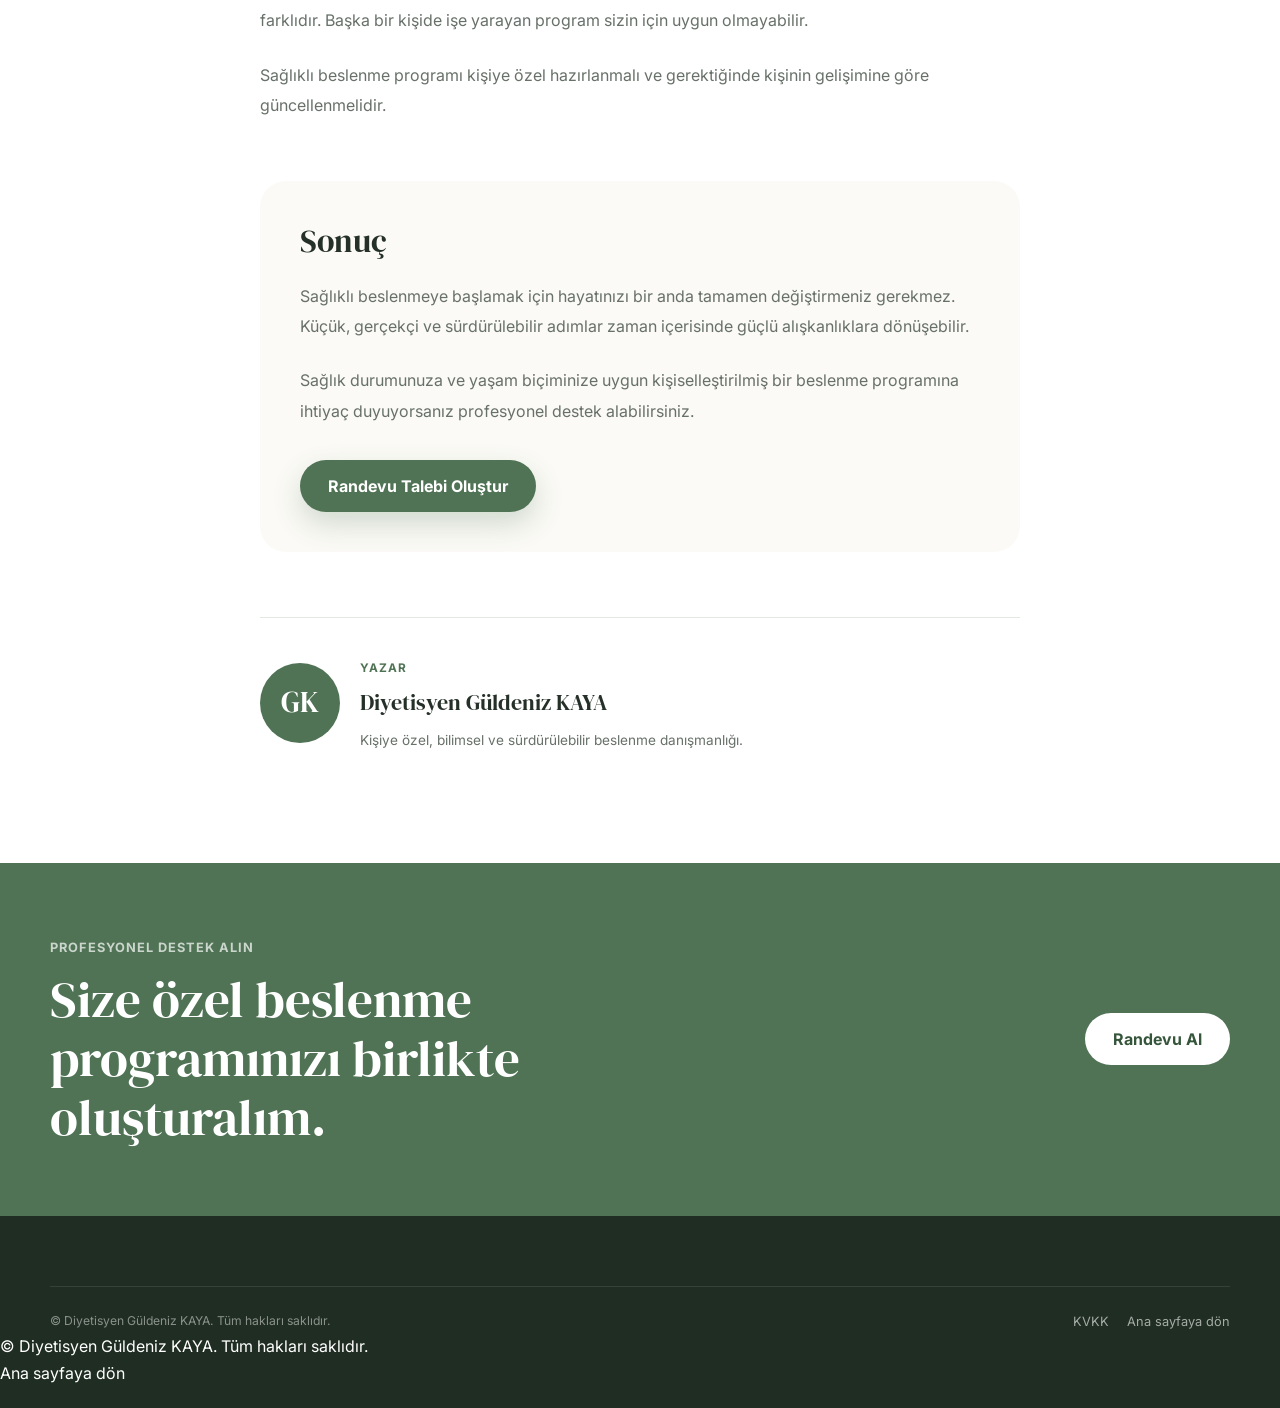
<file: saglikli-beslenmeye-baslarken.html>
<!DOCTYPE html>
<html lang="tr">
<head>
    <meta charset="UTF-8">

    <meta
        name="viewport"
        content="width=device-width, initial-scale=1.0"
    >

    <meta
        name="description"
        content="Sağlıklı beslenmeye başlarken dikkat edilmesi gereken temel noktalar. Diyetisyen Güldeniz KAYA tarafından hazırlanan sağlıklı beslenme rehberi."
    >

    <title>
        <link
    rel="icon"
    href="favicon.svg"
    type="image/svg+xml"
>

<meta
    name="robots"
    content="index, follow, max-image-preview:large"
>
        Sağlıklı Beslenmeye Başlarken | Diyetisyen Güldeniz KAYA
    </title>

    <link rel="preconnect" href="https://fonts.googleapis.com">
    <link rel="preconnect" href="https://fonts.gstatic.com" crossorigin>

    <link
        href="https://fonts.googleapis.com/css2?family=DM+Serif+Display&family=Inter:wght@400;500;600;700&display=swap"
        rel="stylesheet"
    >

    <link rel="stylesheet" href="style.css">
    <script type="application/ld+json">
{
    "@context": "https://schema.org",
    "@type": "BlogPosting",
    "headline": "Sağlıklı Beslenmeye Başlarken Dikkat Edilmesi Gerekenler",
    "description": "Sağlıklı beslenmeye başlarken uygulanabilecek gerçekçi ve sürdürülebilir öneriler.",
    "inLanguage": "tr-TR",
    "author": {
        "@type": "Person",
        "name": "Güldeniz KAYA",
        "jobTitle": "Diyetisyen"
    },
    "publisher": {
        "@type": "Person",
        "name": "Güldeniz KAYA"
    }
}
</script>
<link
    rel="canonical"
    href="https://dytguldenizkaya.github.io/saglikli-beslenmeye-baslarken.html"
>
</head>

<body>

    <header class="header" id="header">
        <div class="container navbar">

            <a href="index.html" class="logo">
                <span class="logo-icon">GK</span>

                <span class="logo-text">
                    <strong>Güldeniz KAYA</strong>
                    <small>Diyetisyen</small>
                </span>
            </a>

            <nav class="navigation" id="navigation">
                <a href="index.html">Ana Sayfa</a>
                <a href="index.html#hakkimda">Hakkımda</a>
                <a href="index.html#hizmetler">Hizmetler</a>
                <a href="index.html#blog">Blog</a>
                <a href="index.html#iletisim">İletişim</a>
            </nav>

            <a
                href="index.html#randevu"
                class="button button-header"
            >
                Randevu Al
            </a>

            <button
                class="mobile-menu-button"
                id="mobileMenuButton"
                type="button"
                aria-label="Mobil menüyü aç"
                aria-expanded="false"
            >
                <span></span>
                <span></span>
                <span></span>
            </button>

        </div>
    </header>

    <main>

        <section class="blog-detail-hero">
            <div class="container blog-detail-hero-container">

                <a
                    href="index.html#blog"
                    class="blog-back-link"
                >
                    ← Blog yazılarına dön
                </a>

                <span class="section-label">
                    Sağlıklı Beslenme
                </span>

                <h1>
                    Sağlıklı beslenmeye başlarken dikkat edilmesi gerekenler
                </h1>

                <p>
                    Sağlıklı beslenme, kısa süreli ve katı kurallardan oluşan
                    bir diyet programı değil; sürdürülebilir alışkanlıkların
                    bütünüdür.
                </p>

                <div class="blog-detail-meta">
                    <span>Diyetisyen Güldeniz KAYA</span>
                    <span>•</span>
                    <span>6 dakika okuma</span>
                </div>

            </div>
        </section>

        <article class="blog-detail">
            <div class="container blog-detail-container">

                <div class="blog-detail-cover">
                    <span>Sağlıklı Yaşam</span>
                </div>

                <div class="blog-detail-content">

                    <p class="blog-introduction">
                        Sağlıklı beslenmeye karar verdiğinizde ilk aklınıza
                        gelen şey bütün sevdiğiniz yiyecekleri hayatınızdan
                        çıkarmak olmamalıdır. Kalıcı değişim, günlük yaşamınıza
                        uyum sağlayan küçük ve gerçekçi adımlarla başlar.
                    </p>

                    <h2>1. Gerçekçi hedefler belirleyin</h2>

                    <p>
                        Çok kısa sürede büyük sonuçlar elde etmeye çalışmak,
                        sürdürülebilir olmayan yöntemlere yönelmenize neden
                        olabilir. Bunun yerine ölçülebilir, ulaşılabilir ve
                        günlük yaşamınıza uyum sağlayan hedefler belirleyin.
                    </p>

                    <div class="blog-information-box">
                        <strong>Örnek hedef:</strong>

                        <p>
                            “Bir ayda çok fazla kilo vermek istiyorum” yerine
                            “Her gün düzenli kahvaltı yapmak ve haftada üç gün
                            yürüyüş yapmak istiyorum” şeklinde davranış odaklı
                            hedefler oluşturabilirsiniz.
                        </p>
                    </div>

                    <h2>2. Öğünlerinizi dengeli hazırlayın</h2>

                    <p>
                        Dengeli bir öğünde protein, kompleks karbonhidrat,
                        sebze ve sağlıklı yağ kaynaklarının birlikte bulunması
                        önemlidir. Bu denge, daha uzun süre tok kalmanıza ve
                        gün içerisindeki enerji seviyenizin korunmasına
                        yardımcı olur.
                    </p>

                    <ul>
                        <li>
                            Protein kaynağı olarak yumurta, yoğurt, balık,
                            tavuk veya kuru baklagiller tercih edilebilir.
                        </li>

                        <li>
                            Karbonhidrat seçimlerinde tam tahıllar, bulgur ve
                            yulaf gibi alternatiflere yer verilebilir.
                        </li>

                        <li>
                            Öğünlerde mevsim sebzeleri ve salatalar artırılabilir.
                        </li>

                        <li>
                            Zeytinyağı, ceviz ve avokado gibi sağlıklı yağ
                            kaynakları porsiyon kontrolüyle tüketilebilir.
                        </li>
                    </ul>

                    <h2>3. Su tüketimini ihmal etmeyin</h2>

                    <p>
                        Su tüketimi sindirim sistemi, vücut sıcaklığının
                        düzenlenmesi ve normal metabolik süreçler açısından
                        önemlidir. Günlük ihtiyaç kişiden kişiye değişebilir.
                        Bu nedenle tek bir miktarın herkes için geçerli olduğu
                        düşünülmemelidir.
                    </p>

                    <p>
                        Su içmeyi unutuyorsanız masanızda bir şişe
                        bulundurabilir, telefonunuza hatırlatıcı kurabilir veya
                        öğünlerin yanında düzenli su içme alışkanlığı
                        oluşturabilirsiniz.
                    </p>

                    <h2>4. Yiyecekleri yasaklı ve serbest olarak ayırmayın</h2>

                    <p>
                        Yiyecekleri tamamen yasaklamak, uzun vadede kontrol
                        kaybına ve suçluluk hissine neden olabilir. Sağlıklı
                        beslenmede önemli olan sıklık, miktar ve genel
                        beslenme düzenidir.
                    </p>

                    <blockquote>
                        Sağlıklı beslenme, her zaman kusursuz tercihler yapmak
                        değil; çoğu zaman dengeli tercihler yapabilmektir.
                    </blockquote>

                    <h2>5. Etiket okumayı öğrenin</h2>

                    <p>
                        Paketli ürünlerde yalnızca ön yüzde yazan açıklamalara
                        bakmak yeterli değildir. İçindekiler listesi, porsiyon
                        miktarı, şeker, tuz ve yağ içeriği birlikte
                        değerlendirilmelidir.
                    </p>

                    <p>
                        İçindekiler listesinde bulunan maddeler miktarlarına
                        göre sıralanır. İlk sıralarda şeker veya benzeri
                        içerikler bulunuyorsa ürünün tüketim sıklığını yeniden
                        değerlendirmek faydalı olabilir.
                    </p>

                    <h2>6. Sürecinizi başkalarıyla karşılaştırmayın</h2>

                    <p>
                        Her bireyin yaşı, sağlık durumu, metabolizması, günlük
                        hareket düzeyi ve beslenme alışkanlıkları farklıdır.
                        Başka bir kişide işe yarayan program sizin için uygun
                        olmayabilir.
                    </p>

                    <p>
                        Sağlıklı beslenme programı kişiye özel hazırlanmalı ve
                        gerektiğinde kişinin gelişimine göre güncellenmelidir.
                    </p>

                    <div class="blog-conclusion">
                        <h2>Sonuç</h2>

                        <p>
                            Sağlıklı beslenmeye başlamak için hayatınızı bir
                            anda tamamen değiştirmeniz gerekmez. Küçük,
                            gerçekçi ve sürdürülebilir adımlar zaman içerisinde
                            güçlü alışkanlıklara dönüşebilir.
                        </p>

                        <p>
                            Sağlık durumunuza ve yaşam biçiminize uygun
                            kişiselleştirilmiş bir beslenme programına ihtiyaç
                            duyuyorsanız profesyonel destek alabilirsiniz.
                        </p>

                        <a
                            href="index.html#randevu"
                            class="button button-primary"
                        >
                            Randevu Talebi Oluştur
                        </a>
                    </div>

                </div>

                <aside class="blog-author-card">
                    <div class="blog-author-avatar">GK</div>

                    <div>
                        <span>Yazar</span>
                        <h3>Diyetisyen Güldeniz KAYA</h3>

                        <p>
                            Kişiye özel, bilimsel ve sürdürülebilir beslenme
                            danışmanlığı.
                        </p>
                    </div>
                </aside>

            </div>
        </article>

        <section class="blog-detail-appointment">
            <div class="container blog-detail-appointment-container">

                <div>
                    <span>Profesyonel destek alın</span>

                    <h2>
                        Size özel beslenme programınızı birlikte oluşturalım.
                    </h2>
                </div>

                <a
                    href="index.html#randevu"
                    class="button blog-detail-button"
                >
                    Randevu Al
                </a>

            </div>
        </section>

    </main>

    <footer class="footer">
        <div class="container footer-bottom blog-detail-footer">

    <p>
        © <span id="currentYear"></span>
        Diyetisyen Güldeniz KAYA. Tüm hakları saklıdır.
    </p>

    <div class="legal-footer-links">
        <a href="kvkk.html">KVKK</a>
        <a href="index.html">Ana sayfaya dön</a>
    </div>

</div>
            <p>
                © <span id="currentYear"></span>
                Diyetisyen Güldeniz KAYA. Tüm hakları saklıdır.
            </p>

            <a href="index.html">Ana sayfaya dön</a>
        </div>
    </footer>

    <a
        href="https://wa.me/905349782444"
        class="whatsapp-button"
        target="_blank"
        rel="noopener noreferrer"
        aria-label="WhatsApp üzerinden iletişime geç"
    >
        <span>WhatsApp</span>
    </a>

    <script src="script.js"></script>
</body>
</html>
</file>
<file: style.css>
/* =========================
   Genel Ayarlar
========================= */

:root {
    --primary: #4f7354;
    --primary-dark: #36563c;
    --primary-light: #e9f1e8;
    --secondary: #dba765;
    --background: #fbfaf6;
    --surface: #ffffff;
    --text: #253028;
    --text-light: #687169;
    --border: #e3e8e2;
    --danger: #b84b4b;
    --success: #3f7350;

    --shadow-small: 0 10px 30px rgba(38, 58, 42, 0.08);
    --shadow-large: 0 24px 70px rgba(38, 58, 42, 0.14);

    --radius-small: 12px;
    --radius-medium: 22px;
    --radius-large: 36px;

    --container-width: 1180px;
}

* {
    margin: 0;
    padding: 0;
    box-sizing: border-box;
}

html {
    scroll-behavior: smooth;
    scroll-padding-top: 90px;
}

body {
    font-family: "Inter", sans-serif;
    background-color: var(--background);
    color: var(--text);
    line-height: 1.7;
}

body.menu-open {
    overflow: hidden;
}

a {
    color: inherit;
    text-decoration: none;
}

button,
input,
textarea,
select {
    font: inherit;
}

button {
    border: none;
}

img {
    display: block;
    max-width: 100%;
}

.container {
    width: min(calc(100% - 40px), var(--container-width));
    margin-inline: auto;
}

.section {
    padding: 110px 0;
}

.section-label {
    display: inline-block;
    margin-bottom: 18px;
    color: var(--primary);
    font-size: 0.85rem;
    font-weight: 700;
    letter-spacing: 1.5px;
    text-transform: uppercase;
}

.section-label-light {
    color: #dfeadd;
}

.section-title {
    max-width: 760px;
    margin-bottom: 24px;
    font-family: "DM Serif Display", serif;
    font-size: clamp(2.2rem, 5vw, 3.7rem);
    font-weight: 400;
    line-height: 1.12;
}

.section-title span {
    color: var(--primary);
}

.section-heading {
    max-width: 760px;
    margin: 0 auto 60px;
    text-align: center;
}

.section-heading .section-title {
    margin-inline: auto;
}

.section-heading > p {
    color: var(--text-light);
    font-size: 1.05rem;
}

.button {
    display: inline-flex;
    align-items: center;
    justify-content: center;
    min-height: 52px;
    padding: 0 28px;
    border-radius: 999px;
    font-weight: 700;
    cursor: pointer;
    transition:
        transform 0.25s ease,
        background-color 0.25s ease,
        color 0.25s ease,
        box-shadow 0.25s ease;
}

.button:hover {
    transform: translateY(-2px);
}

.button-primary {
    background-color: var(--primary);
    color: #ffffff;
    box-shadow: 0 12px 28px rgba(79, 115, 84, 0.24);
}

.button-primary:hover {
    background-color: var(--primary-dark);
}

.button-secondary {
    border: 1px solid var(--border);
    background-color: rgba(255, 255, 255, 0.7);
    color: var(--text);
}

.button-secondary:hover {
    border-color: var(--primary);
    color: var(--primary);
}

.button-header {
    min-height: 45px;
    padding: 0 22px;
    background-color: var(--primary);
    color: #ffffff;
}

/* =========================
   Header
========================= */

.header {
    position: fixed;
    z-index: 1000;
    top: 0;
    right: 0;
    left: 0;
    border-bottom: 1px solid transparent;
    background-color: rgba(251, 250, 246, 0.84);
    backdrop-filter: blur(16px);
    transition:
        box-shadow 0.3s ease,
        border-color 0.3s ease;
}

.header.scrolled {
    border-color: var(--border);
    box-shadow: 0 8px 30px rgba(37, 48, 40, 0.07);
}

.navbar {
    display: flex;
    align-items: center;
    justify-content: space-between;
    min-height: 82px;
    gap: 30px;
}

.logo {
    display: inline-flex;
    align-items: center;
    gap: 12px;
    flex-shrink: 0;
}

.logo-icon {
    display: grid;
    place-items: center;
    width: 46px;
    height: 46px;
    border-radius: 50%;
    background-color: var(--primary);
    color: #ffffff;
    font-family: "DM Serif Display", serif;
    font-size: 1.1rem;
}

.logo-text {
    display: flex;
    flex-direction: column;
    line-height: 1.2;
}

.logo-text strong {
    font-size: 0.95rem;
    letter-spacing: 0.4px;
}

.logo-text small {
    margin-top: 4px;
    color: var(--text-light);
    font-size: 0.72rem;
    letter-spacing: 1.4px;
    text-transform: uppercase;
}

.navigation {
    display: flex;
    align-items: center;
    justify-content: center;
    gap: 28px;
}

.navigation a {
    position: relative;
    color: var(--text-light);
    font-size: 0.92rem;
    font-weight: 600;
    transition: color 0.25s ease;
}

.navigation a::after {
    position: absolute;
    right: 0;
    bottom: -8px;
    left: 0;
    width: 0;
    height: 2px;
    margin: auto;
    background-color: var(--primary);
    content: "";
    transition: width 0.25s ease;
}

.navigation a:hover {
    color: var(--primary);
}

.navigation a:hover::after {
    width: 100%;
}

.mobile-menu-button {
    display: none;
    width: 44px;
    height: 44px;
    border-radius: 50%;
    background-color: var(--primary-light);
    cursor: pointer;
}

.mobile-menu-button span {
    display: block;
    width: 20px;
    height: 2px;
    margin: 4px auto;
    background-color: var(--primary-dark);
    transition: 0.25s ease;
}

/* =========================
   Hero
========================= */

.hero {
    position: relative;
    min-height: 780px;
    padding: 165px 0 90px;
    overflow: hidden;
}

.hero-decoration {
    position: absolute;
    border-radius: 50%;
    filter: blur(2px);
}

.hero-decoration-one {
    top: 100px;
    left: -180px;
    width: 430px;
    height: 430px;
    background-color: rgba(219, 167, 101, 0.12);
}

.hero-decoration-two {
    right: -190px;
    bottom: 20px;
    width: 500px;
    height: 500px;
    background-color: rgba(79, 115, 84, 0.1);
}

.hero-container {
    position: relative;
    z-index: 2;
    display: grid;
    grid-template-columns: 1.05fr 0.95fr;
    align-items: center;
    gap: 80px;
}

.hero-content h1 {
    max-width: 720px;
    font-family: "DM Serif Display", serif;
    font-size: clamp(3.2rem, 7vw, 5.9rem);
    font-weight: 400;
    line-height: 0.98;
}

.hero-content h1 span {
    display: block;
    margin-top: 12px;
    color: var(--primary);
}

.hero-description {
    max-width: 650px;
    margin-top: 30px;
    color: var(--text-light);
    font-size: 1.12rem;
}

.hero-buttons {
    display: flex;
    flex-wrap: wrap;
    gap: 14px;
    margin-top: 36px;
}

.hero-features {
    display: flex;
    flex-wrap: wrap;
    gap: 20px;
    margin-top: 36px;
}

.hero-feature {
    display: flex;
    align-items: center;
    gap: 8px;
    color: var(--text-light);
    font-size: 0.88rem;
    font-weight: 600;
}

.check-icon {
    display: grid;
    place-items: center;
    width: 22px;
    height: 22px;
    border-radius: 50%;
    background-color: var(--primary-light);
    color: var(--primary);
    font-size: 0.75rem;
}

.hero-visual {
    display: flex;
    justify-content: center;
}

.hero-image-card {
    position: relative;
    width: min(100%, 470px);
}

.hero-image-placeholder {
    position: relative;
    display: grid;
    place-items: center;
    min-height: 560px;
    border: 12px solid rgba(255, 255, 255, 0.65);
    border-radius: 230px 230px 40px 40px;
    background:
        linear-gradient(
            150deg,
            #dce8d9 0%,
            #eef3e9 45%,
            #eadac5 100%
        );
    box-shadow: var(--shadow-large);
    overflow: hidden;
}

.dietitian-card {
    position: relative;
    z-index: 2;
    text-align: center;
}

.dietitian-avatar {
    display: grid;
    place-items: center;
    width: 170px;
    height: 170px;
    margin: 0 auto 25px;
    border: 8px solid rgba(255, 255, 255, 0.5);
    border-radius: 50%;
    background-color: var(--primary);
    color: #ffffff;
    font-family: "DM Serif Display", serif;
    font-size: 3.5rem;
    box-shadow: 0 20px 50px rgba(54, 86, 60, 0.25);
}

.dietitian-card h2 {
    font-family: "DM Serif Display", serif;
    font-size: 2rem;
    font-weight: 400;
}

.dietitian-card p {
    margin-top: 6px;
    color: var(--primary);
    font-weight: 700;
    letter-spacing: 1.8px;
    text-transform: uppercase;
}

.leaf {
    position: absolute;
    width: 160px;
    height: 280px;
    border-radius: 100% 0 100% 0;
    background-color: rgba(79, 115, 84, 0.12);
}

.leaf-one {
    top: 20px;
    right: -50px;
    transform: rotate(20deg);
}

.leaf-two {
    bottom: -50px;
    left: -50px;
    transform: rotate(190deg);
}

.floating-card {
    position: absolute;
    z-index: 3;
    display: flex;
    align-items: center;
    gap: 12px;
    min-width: 220px;
    padding: 16px 18px;
    border: 1px solid rgba(255, 255, 255, 0.8);
    border-radius: 18px;
    background-color: rgba(255, 255, 255, 0.88);
    box-shadow: var(--shadow-small);
    backdrop-filter: blur(10px);
}

.floating-card-top {
    top: 90px;
    left: -65px;
}

.floating-card-bottom {
    right: -60px;
    bottom: 90px;
}

.floating-icon {
    display: grid;
    place-items: center;
    width: 46px;
    height: 46px;
    border-radius: 14px;
    background-color: var(--primary-light);
    font-size: 1.3rem;
}

.floating-card div {
    display: flex;
    flex-direction: column;
}

.floating-card strong {
    font-size: 0.9rem;
}

.floating-card small {
    margin-top: 3px;
    color: var(--text-light);
    font-size: 0.75rem;
}

/* =========================
   İstatistikler
========================= */

.statistics {
    position: relative;
    z-index: 5;
}

.statistics-grid {
    display: grid;
    grid-template-columns: repeat(4, 1fr);
    border: 1px solid var(--border);
    border-radius: var(--radius-medium);
    background-color: var(--surface);
    box-shadow: var(--shadow-small);
}

.statistic-item {
    position: relative;
    padding: 34px 20px;
    text-align: center;
}

.statistic-item:not(:last-child)::after {
    position: absolute;
    top: 25%;
    right: 0;
    width: 1px;
    height: 50%;
    background-color: var(--border);
    content: "";
}

.statistic-item strong {
    display: block;
    margin-bottom: 7px;
    color: var(--primary);
    font-family: "DM Serif Display", serif;
    font-size: 2rem;
    font-weight: 400;
}

.statistic-item span {
    color: var(--text-light);
    font-size: 0.84rem;
    font-weight: 600;
}

/* =========================
   Hakkımda
========================= */

.about {
    background-color: #ffffff;
}

.about-container {
    display: grid;
    grid-template-columns: 0.9fr 1.1fr;
    align-items: center;
    gap: 90px;
}

.about-visual {
    position: relative;
}

.about-image {
    display: flex;
    flex-direction: column;
    justify-content: flex-end;
    min-height: 570px;
    padding: 42px;
    border-radius: 40px 160px 40px 40px;
    background:
        linear-gradient(
            180deg,
            rgba(79, 115, 84, 0.06),
            rgba(54, 86, 60, 0.7)
        ),
        #dfe9dc;
    box-shadow: var(--shadow-large);
    color: #ffffff;
}

.about-image span {
    font-family: "DM Serif Display", serif;
    font-size: 2.3rem;
}

.about-image small {
    margin-top: 6px;
    font-weight: 700;
    letter-spacing: 2px;
    text-transform: uppercase;
}

.experience-card {
    position: absolute;
    right: -40px;
    bottom: 55px;
    display: flex;
    flex-direction: column;
    width: 190px;
    padding: 24px;
    border-radius: var(--radius-medium);
    background-color: var(--secondary);
    color: #ffffff;
    box-shadow: var(--shadow-small);
}

.experience-card strong {
    font-family: "DM Serif Display", serif;
    font-size: 1.8rem;
    font-weight: 400;
}

.experience-card span {
    font-size: 0.85rem;
}

.about-content > p {
    margin-bottom: 18px;
    color: var(--text-light);
}

.about-list {
    display: grid;
    grid-template-columns: repeat(2, 1fr);
    gap: 15px;
    margin: 28px 0 34px;
}

.about-list-item {
    display: flex;
    align-items: flex-start;
    gap: 10px;
}

.about-list-item span {
    display: grid;
    flex: 0 0 24px;
    place-items: center;
    width: 24px;
    height: 24px;
    margin-top: 2px;
    border-radius: 50%;
    background-color: var(--primary-light);
    color: var(--primary);
    font-size: 0.75rem;
    font-weight: 700;
}

.about-list-item p {
    font-size: 0.9rem;
    font-weight: 600;
}

/* =========================
   Hizmetler
========================= */

.services {
    background-color: var(--background);
}

.services-grid {
    display: grid;
    grid-template-columns: repeat(3, 1fr);
    gap: 24px;
}

.service-card {
    padding: 34px;
    border: 1px solid var(--border);
    border-radius: var(--radius-medium);
    background-color: var(--surface);
    transition:
        transform 0.3s ease,
        box-shadow 0.3s ease,
        border-color 0.3s ease;
}

.service-card:hover {
    transform: translateY(-8px);
    border-color: rgba(79, 115, 84, 0.35);
    box-shadow: var(--shadow-large);
}

.service-icon {
    display: grid;
    place-items: center;
    width: 66px;
    height: 66px;
    margin-bottom: 26px;
    border-radius: 20px;
    background-color: var(--primary-light);
    font-size: 1.75rem;
}

.service-card h3 {
    margin-bottom: 14px;
    font-family: "DM Serif Display", serif;
    font-size: 1.55rem;
    font-weight: 400;
}

.service-card p {
    margin-bottom: 24px;
    color: var(--text-light);
    font-size: 0.93rem;
}

.service-card a {
    display: inline-flex;
    align-items: center;
    gap: 8px;
    color: var(--primary);
    font-size: 0.9rem;
    font-weight: 700;
}

.service-card a span {
    transition: transform 0.25s ease;
}

.service-card a:hover span {
    transform: translateX(5px);
}

/* =========================
   Süreç
========================= */

.process {
    background-color: var(--primary-dark);
    color: #ffffff;
}

.process .section-label {
    color: #cfe0cc;
}

.process .section-title span {
    color: #d6b27a;
}

.process-grid {
    display: grid;
    grid-template-columns: repeat(4, 1fr);
    gap: 20px;
}

.process-card {
    position: relative;
    padding: 34px 28px;
    border: 1px solid rgba(255, 255, 255, 0.12);
    border-radius: var(--radius-medium);
    background-color: rgba(255, 255, 255, 0.05);
}

.process-number {
    display: inline-block;
    margin-bottom: 45px;
    color: #d6b27a;
    font-family: "DM Serif Display", serif;
    font-size: 2.4rem;
}

.process-card h3 {
    margin-bottom: 15px;
    font-family: "DM Serif Display", serif;
    font-size: 1.45rem;
    font-weight: 400;
}

.process-card p {
    color: rgba(255, 255, 255, 0.7);
    font-size: 0.9rem;
}

/* =========================
   Yorumlar
========================= */

.testimonials {
    background-color: #ffffff;
}

.testimonials-grid {
    display: grid;
    grid-template-columns: repeat(3, 1fr);
    gap: 24px;
}

.testimonial-card {
    padding: 34px;
    border: 1px solid var(--border);
    border-radius: var(--radius-medium);
    background-color: var(--background);
}

.stars {
    margin-bottom: 22px;
    color: var(--secondary);
    letter-spacing: 3px;
}

.testimonial-card > p {
    min-height: 155px;
    color: var(--text-light);
    font-style: italic;
}

.testimonial-person {
    display: flex;
    align-items: center;
    gap: 13px;
    margin-top: 28px;
    padding-top: 24px;
    border-top: 1px solid var(--border);
}

.person-avatar {
    display: grid;
    place-items: center;
    width: 50px;
    height: 50px;
    border-radius: 50%;
    background-color: var(--primary);
    color: #ffffff;
    font-family: "DM Serif Display", serif;
    font-size: 1.25rem;
}

.testimonial-person div:last-child {
    display: flex;
    flex-direction: column;
}

.testimonial-person strong {
    font-size: 0.92rem;
}

.testimonial-person span {
    color: var(--text-light);
    font-size: 0.78rem;
}

/* =========================
   Randevu
========================= */

.appointment {
    background-color: var(--primary);
}

.appointment-container {
    display: grid;
    grid-template-columns: 0.85fr 1.15fr;
    align-items: center;
    gap: 80px;
}

.appointment-content {
    color: #ffffff;
}

.appointment-content h2 {
    margin-bottom: 24px;
    font-family: "DM Serif Display", serif;
    font-size: clamp(2.6rem, 5vw, 4rem);
    font-weight: 400;
    line-height: 1.1;
}

.appointment-content > p {
    color: rgba(255, 255, 255, 0.75);
}

.appointment-contact {
    display: grid;
    grid-template-columns: repeat(2, 1fr);
    gap: 20px;
    margin-top: 40px;
}

.appointment-contact div {
    padding: 18px;
    border: 1px solid rgba(255, 255, 255, 0.13);
    border-radius: var(--radius-small);
    background-color: rgba(255, 255, 255, 0.06);
}

.appointment-contact span,
.appointment-contact strong {
    display: block;
}

.appointment-contact span {
    margin-bottom: 6px;
    color: rgba(255, 255, 255, 0.6);
    font-size: 0.74rem;
    font-weight: 700;
    letter-spacing: 1px;
    text-transform: uppercase;
}

.appointment-contact strong {
    font-size: 0.9rem;
}

.appointment-form {
    padding: 42px;
    border-radius: 30px;
    background-color: #ffffff;
    box-shadow: var(--shadow-large);
}

.form-row {
    display: grid;
    grid-template-columns: repeat(2, 1fr);
    gap: 18px;
}

.form-group {
    margin-bottom: 20px;
}

.form-group label {
    display: block;
    margin-bottom: 8px;
    font-size: 0.85rem;
    font-weight: 700;
}

.form-group input,
.form-group textarea,
.form-group select {
    width: 100%;
    border: 1px solid var(--border);
    border-radius: 12px;
    outline: none;
    background-color: #fcfcfa;
    color: var(--text);
    transition:
        border-color 0.2s ease,
        box-shadow 0.2s ease;
}

.form-group input,
.form-group select {
    height: 53px;
    padding: 0 15px;
}

.form-group textarea {
    min-height: 125px;
    padding: 14px 15px;
    resize: vertical;
}

.form-group input:focus,
.form-group textarea:focus,
.form-group select:focus {
    border-color: var(--primary);
    box-shadow: 0 0 0 4px rgba(79, 115, 84, 0.1);
}

.privacy-checkbox {
    display: flex;
    align-items: flex-start;
    gap: 10px;
    margin-bottom: 24px;
    color: var(--text-light);
    font-size: 0.78rem;
    cursor: pointer;
}

.privacy-checkbox input {
    margin-top: 5px;
    accent-color: var(--primary);
}

.button-form {
    width: 100%;
    background-color: var(--primary);
    color: #ffffff;
}

.button-form:hover {
    background-color: var(--primary-dark);
}

.form-message {
    display: none;
    margin-top: 18px;
    padding: 12px;
    border-radius: 10px;
    font-size: 0.84rem;
    text-align: center;
}

.form-message.success {
    display: block;
    background-color: #e6f3e9;
    color: var(--success);
}

.form-message.error {
    display: block;
    background-color: #f8e7e7;
    color: var(--danger);
}

/* =========================
   İletişim
========================= */

.contact {
    background-color: var(--background);
}

.contact-grid {
    display: grid;
    grid-template-columns: repeat(4, 1fr);
    gap: 20px;
}

.contact-card {
    padding: 30px;
    border: 1px solid var(--border);
    border-radius: var(--radius-medium);
    background-color: #ffffff;
    text-align: center;
}

.contact-icon {
    display: grid;
    place-items: center;
    width: 60px;
    height: 60px;
    margin: 0 auto 20px;
    border-radius: 50%;
    background-color: var(--primary-light);
    font-size: 1.4rem;
}

.contact-card h3 {
    margin-bottom: 12px;
    font-family: "DM Serif Display", serif;
    font-size: 1.35rem;
    font-weight: 400;
}

.contact-card p,
.contact-card a {
    color: var(--text-light);
    font-size: 0.86rem;
}

.contact-card a:hover {
    color: var(--primary);
}

/* =========================
   Footer
========================= */

.footer {
    padding: 70px 0 20px;
    background-color: #1f2d22;
    color: #ffffff;
}

.footer-container {
    display: grid;
    grid-template-columns: 1.5fr repeat(4, 1fr);
    gap: 60px;
}

.footer-logo .logo-icon {
    background-color: #ffffff;
    color: var(--primary-dark);
}

.footer-logo .logo-text small {
    color: rgba(255, 255, 255, 0.55);
}

.footer-brand p {
    max-width: 330px;
    margin-top: 22px;
    color: rgba(255, 255, 255, 0.6);
    font-size: 0.88rem;
}

.footer-links {
    display: flex;
    flex-direction: column;
    gap: 12px;
}

.footer-links h3 {
    margin-bottom: 8px;
    font-family: "DM Serif Display", serif;
    font-size: 1.2rem;
    font-weight: 400;
}

.footer-links a {
    color: rgba(255, 255, 255, 0.58);
    font-size: 0.83rem;
    transition: color 0.25s ease;
}

.footer-links a:hover {
    color: #ffffff;
}

.footer-bottom {
    display: flex;
    justify-content: space-between;
    gap: 20px;
    margin-top: 55px;
    padding-top: 24px;
    border-top: 1px solid rgba(255, 255, 255, 0.1);
}

.footer-bottom p {
    color: rgba(255, 255, 255, 0.48);
    font-size: 0.76rem;
}

/* =========================
   WhatsApp
========================= */

.whatsapp-button {
    position: fixed;
    z-index: 900;
    right: 25px;
    bottom: 25px;
    display: flex;
    align-items: center;
    justify-content: center;
    min-width: 125px;
    height: 50px;
    padding: 0 20px;
    border-radius: 999px;
    background-color: #25d366;
    color: #ffffff;
    font-size: 0.84rem;
    font-weight: 700;
    box-shadow: 0 12px 30px rgba(37, 211, 102, 0.28);
    transition:
        transform 0.25s ease,
        box-shadow 0.25s ease;
}

.whatsapp-button:hover {
    transform: translateY(-3px);
    box-shadow: 0 16px 36px rgba(37, 211, 102, 0.35);
}

/* =========================
   Responsive
========================= */

@media (max-width: 1024px) {
    .navigation {
        gap: 17px;
    }

    .navigation a {
        font-size: 0.82rem;
    }

    .button-header {
        display: none;
    }

    .hero-container,
    .about-container,
    .appointment-container {
        gap: 45px;
    }

    .services-grid {
        grid-template-columns: repeat(2, 1fr);
    }

    .process-grid,
    .contact-grid {
        grid-template-columns: repeat(2, 1fr);
    }

    .testimonials-grid {
        grid-template-columns: repeat(2, 1fr);
    }

    .testimonial-card:last-child {
        grid-column: 1 / -1;
    }

    .floating-card-top {
        left: -25px;
    }

    .floating-card-bottom {
        right: -25px;
    }

    .footer-container {
        grid-template-columns: repeat(2, 1fr);
    }
}

@media (max-width: 820px) {
    .section {
        padding: 85px 0;
    }

    .mobile-menu-button {
        display: block;
    }

    .navigation {
        position: fixed;
        top: 82px;
        right: 0;
        left: 0;
        display: flex;
        flex-direction: column;
        align-items: flex-start;
        gap: 0;
        max-height: 0;
        padding: 0 20px;
        overflow: hidden;
        border-bottom: 1px solid var(--border);
        background-color: #ffffff;
        opacity: 0;
        visibility: hidden;
        transition:
            max-height 0.35s ease,
            padding 0.35s ease,
            opacity 0.35s ease,
            visibility 0.35s ease;
    }

    .navigation.active {
        max-height: 500px;
        padding: 20px;
        opacity: 1;
        visibility: visible;
    }

    .navigation a {
        width: 100%;
        padding: 14px 4px;
        border-bottom: 1px solid var(--border);
        font-size: 0.92rem;
    }

    .navigation a:last-child {
        border-bottom: none;
    }

    .navigation a::after {
        display: none;
    }

    .mobile-menu-button.active span:nth-child(1) {
        transform: translateY(6px) rotate(45deg);
    }

    .mobile-menu-button.active span:nth-child(2) {
        opacity: 0;
    }

    .mobile-menu-button.active span:nth-child(3) {
        transform: translateY(-6px) rotate(-45deg);
    }

    .hero {
        min-height: auto;
        padding-top: 135px;
    }

    .hero-container,
    .about-container,
    .appointment-container {
        grid-template-columns: 1fr;
    }

    .hero-content {
        text-align: center;
    }

    .hero-description {
        margin-inline: auto;
    }

    .hero-buttons,
    .hero-features {
        justify-content: center;
    }

    .hero-visual {
        margin-top: 30px;
    }

    .statistics-grid {
        grid-template-columns: repeat(2, 1fr);
    }

    .statistic-item:nth-child(2)::after {
        display: none;
    }

    .statistic-item:nth-child(-n + 2) {
        border-bottom: 1px solid var(--border);
    }

    .about-visual {
        max-width: 520px;
        margin-inline: auto;
    }

    .appointment-content {
        text-align: center;
    }

    .appointment-contact {
        text-align: left;
    }
}

@media (max-width: 620px) {
    .container {
        width: min(calc(100% - 28px), var(--container-width));
    }

    .section {
        padding: 70px 0;
    }

    .logo-text strong {
        font-size: 0.82rem;
    }

    .hero {
        padding-top: 120px;
    }

    .hero-content h1 {
        font-size: 3.35rem;
    }

    .hero-buttons {
        flex-direction: column;
    }

    .hero-buttons .button {
        width: 100%;
    }

    .hero-features {
        flex-direction: column;
        align-items: center;
    }

    .hero-image-placeholder {
        min-height: 470px;
        border-radius: 180px 180px 30px 30px;
    }

    .dietitian-avatar {
        width: 140px;
        height: 140px;
        font-size: 2.8rem;
    }

    .floating-card {
        min-width: 180px;
        padding: 12px;
    }

    .floating-card-top {
        top: 45px;
        left: -5px;
    }

    .floating-card-bottom {
        right: -5px;
        bottom: 45px;
    }

    .floating-icon {
        width: 40px;
        height: 40px;
    }

    .statistics-grid,
    .services-grid,
    .process-grid,
    .testimonials-grid,
    .contact-grid,
    .footer-container {
        grid-template-columns: 1fr;
    }

    .statistic-item::after {
        display: none;
    }

    .statistic-item {
        border-bottom: 1px solid var(--border);
    }

    .statistic-item:last-child {
        border-bottom: none;
    }

    .testimonial-card:last-child {
        grid-column: auto;
    }

    .testimonial-card > p {
        min-height: auto;
    }

    .about-image {
        min-height: 480px;
        padding: 30px;
        border-radius: 30px 100px 30px 30px;
    }

    .experience-card {
        right: 15px;
        bottom: 120px;
    }

    .about-list {
        grid-template-columns: 1fr;
    }

    .appointment-contact,
    .form-row {
        grid-template-columns: 1fr;
    }

    .appointment-form {
        padding: 28px 20px;
    }

    .footer-container {
        gap: 35px;
    }

    .footer-bottom {
        flex-direction: column;
        text-align: center;
    }

    .whatsapp-button {
        right: 15px;
        bottom: 15px;
        min-width: 55px;
        width: 55px;
        padding: 0;
        border-radius: 50%;
    }

    .whatsapp-button span {
        font-size: 0;
    }

    .whatsapp-button span::after {
        font-size: 1.35rem;
        content: "☎";
    }
}/* =========================
   Sık Sorulan Sorular
========================= */

.faq {
    background-color: #ffffff;
}

.faq-list {
    max-width: 850px;
    margin: 0 auto;
}

.faq-item {
    margin-bottom: 16px;
    border: 1px solid var(--border);
    border-radius: 18px;
    background-color: var(--surface);
    overflow: hidden;
    transition:
        border-color 0.25s ease,
        box-shadow 0.25s ease;
}

.faq-item.active {
    border-color: rgba(79, 115, 84, 0.35);
    box-shadow: var(--shadow-small);
}

.faq-question {
    display: flex;
    align-items: center;
    justify-content: space-between;
    width: 100%;
    padding: 22px 24px;
    background-color: transparent;
    color: var(--text);
    text-align: left;
    cursor: pointer;
}

.faq-question span:first-child {
    padding-right: 20px;
    font-size: 1rem;
    font-weight: 700;
}

.faq-icon {
    display: grid;
    flex: 0 0 34px;
    place-items: center;
    width: 34px;
    height: 34px;
    border-radius: 50%;
    background-color: var(--primary-light);
    color: var(--primary);
    font-size: 1.4rem;
    transition: transform 0.25s ease;
}

.faq-item.active .faq-icon {
    transform: rotate(45deg);
}

.faq-answer {
    max-height: 0;
    overflow: hidden;
    transition:
        max-height 0.35s ease,
        padding 0.35s ease;
}

.faq-answer p {
    padding: 0 24px 22px;
    color: var(--text-light);
}

.faq-item.active .faq-answer {
    max-height: 250px;
}.faq {
    background-color: #ffffff;
}

.faq-list {
    max-width: 850px;
    margin: 0 auto;
}

.faq-item {
    margin-bottom: 16px;
    border: 1px solid var(--border);
    border-radius: 18px;
    background-color: var(--surface);
    overflow: hidden;
}

.faq-question {
    display: flex;
    align-items: center;
    justify-content: space-between;
    width: 100%;
    padding: 22px 24px;
    background-color: transparent;
    color: var(--text);
    text-align: left;
    cursor: pointer;
}

.faq-question span:first-child {
    padding-right: 20px;
    font-size: 1rem;
    font-weight: 700;
}

.faq-icon {
    display: grid;
    flex: 0 0 34px;
    place-items: center;
    width: 34px;
    height: 34px;
    border-radius: 50%;
    background-color: var(--primary-light);
    color: var(--primary);
    font-size: 1.4rem;
}

.faq-answer {
    display: none;
}

.faq-answer p {
    padding: 0 24px 22px;
    color: var(--text-light);
}

.faq-item.active .faq-answer {
    display: block;
}

.faq-item.active .faq-icon {
    transform: rotate(45deg);
}/* =========================
   Blog ve Faydalı Bilgiler
========================= */

.blog {
    background-color: var(--background);
}

.blog-grid {
    display: grid;
    grid-template-columns: repeat(3, 1fr);
    gap: 24px;
}

.blog-card {
    border: 1px solid var(--border);
    border-radius: var(--radius-medium);
    background-color: var(--surface);
    box-shadow: var(--shadow-small);
    overflow: hidden;
    transition:
        transform 0.3s ease,
        box-shadow 0.3s ease;
}

.blog-card:hover {
    transform: translateY(-8px);
    box-shadow: var(--shadow-large);
}

.blog-image {
    position: relative;
    display: flex;
    align-items: flex-end;
    min-height: 230px;
    padding: 24px;
    overflow: hidden;
}

.blog-image::before {
    position: absolute;
    inset: 0;
    background:
        linear-gradient(
            180deg,
            transparent,
            rgba(31, 45, 34, 0.68)
        );
    content: "";
}

.blog-image span {
    position: relative;
    z-index: 2;
    color: #ffffff;
    font-family: "DM Serif Display", serif;
    font-size: 1.55rem;
}

.blog-image-one {
    background:
        linear-gradient(
            135deg,
            #b8d3b2,
            #5f8464
        );
}

.blog-image-two {
    background:
        linear-gradient(
            135deg,
            #a8d5d2,
            #4f7f7b
        );
}

.blog-image-three {
    background:
        linear-gradient(
            135deg,
            #e1c49a,
            #a77342
        );
}

.blog-content {
    padding: 28px;
}

.blog-category {
    display: inline-block;
    margin-bottom: 14px;
    color: var(--primary);
    font-size: 0.75rem;
    font-weight: 700;
    letter-spacing: 1px;
    text-transform: uppercase;
}

.blog-content h3 {
    margin-bottom: 14px;
    font-family: "DM Serif Display", serif;
    font-size: 1.45rem;
    font-weight: 400;
    line-height: 1.3;
}

.blog-content p {
    margin-bottom: 22px;
    color: var(--text-light);
    font-size: 0.9rem;
}

.blog-content a {
    display: inline-flex;
    align-items: center;
    gap: 8px;
    color: var(--primary);
    font-size: 0.88rem;
    font-weight: 700;
}

.blog-content a span {
    transition: transform 0.25s ease;
}

.blog-content a:hover span {
    transform: translateX(5px);
}

@media (max-width: 900px) {
    .blog-grid {
        grid-template-columns: repeat(2, 1fr);
    }

    .blog-card:last-child {
        grid-column: 1 / -1;
    }
}

@media (max-width: 620px) {
    .blog-grid {
        grid-template-columns: 1fr;
    }

    .blog-card:last-child {
        grid-column: auto;
    }

    .blog-image {
        min-height: 200px;
    }
}/* =========================
   Blog Detay Sayfası
========================= */

.blog-detail-hero {
    padding: 160px 0 85px;
    background:
        linear-gradient(
            135deg,
            rgba(233, 241, 232, 0.95),
            rgba(251, 250, 246, 0.95)
        );
}

.blog-detail-hero-container {
    max-width: 900px;
    text-align: center;
}

.blog-back-link {
    display: inline-flex;
    margin-bottom: 30px;
    color: var(--text-light);
    font-size: 0.86rem;
    font-weight: 700;
    transition: color 0.25s ease;
}

.blog-back-link:hover {
    color: var(--primary);
}

.blog-detail-hero h1 {
    max-width: 900px;
    margin: 0 auto;
    font-family: "DM Serif Display", serif;
    font-size: clamp(2.8rem, 6vw, 5rem);
    font-weight: 400;
    line-height: 1.05;
}

.blog-detail-hero > .container > p {
    max-width: 700px;
    margin: 25px auto 0;
    color: var(--text-light);
    font-size: 1.08rem;
}

.blog-detail-meta {
    display: flex;
    justify-content: center;
    gap: 12px;
    margin-top: 25px;
    color: var(--text-light);
    font-size: 0.82rem;
    font-weight: 600;
}

.blog-detail {
    padding: 80px 0 110px;
    background-color: #ffffff;
}

.blog-detail-container {
    max-width: 920px;
}

.blog-detail-cover {
    display: flex;
    align-items: flex-end;
    min-height: 440px;
    margin-bottom: 65px;
    padding: 42px;
    border-radius: 32px;
    background:
        linear-gradient(
            180deg,
            transparent,
            rgba(31, 45, 34, 0.68)
        ),
        linear-gradient(
            135deg,
            #cbdcc6,
            #5f8464
        );
    box-shadow: var(--shadow-large);
    color: #ffffff;
}

.blog-detail-cover span {
    font-family: "DM Serif Display", serif;
    font-size: 2.4rem;
}

.blog-detail-content {
    max-width: 760px;
    margin: 0 auto;
}

.blog-detail-content p {
    margin-bottom: 24px;
    color: var(--text-light);
    font-size: 1rem;
    line-height: 1.9;
}

.blog-detail-content .blog-introduction {
    color: var(--text);
    font-size: 1.18rem;
    font-weight: 500;
}

.blog-detail-content h2 {
    margin: 55px 0 20px;
    font-family: "DM Serif Display", serif;
    font-size: 2rem;
    font-weight: 400;
    line-height: 1.25;
}

.blog-detail-content ul {
    margin: 10px 0 30px;
    padding-left: 24px;
}

.blog-detail-content li {
    margin-bottom: 12px;
    color: var(--text-light);
    line-height: 1.8;
}

.blog-information-box {
    margin: 35px 0;
    padding: 28px;
    border-left: 4px solid var(--primary);
    border-radius: 0 18px 18px 0;
    background-color: var(--primary-light);
}

.blog-information-box strong {
    display: block;
    margin-bottom: 10px;
    color: var(--primary-dark);
}

.blog-information-box p {
    margin-bottom: 0;
}

.blog-detail-content blockquote {
    margin: 45px 0;
    padding: 35px;
    border-radius: 22px;
    background-color: var(--primary-dark);
    color: #ffffff;
    font-family: "DM Serif Display", serif;
    font-size: 1.55rem;
    line-height: 1.5;
    text-align: center;
}

.blog-conclusion {
    margin-top: 60px;
    padding: 40px;
    border-radius: 26px;
    background-color: var(--background);
}

.blog-conclusion h2 {
    margin-top: 0;
}

.blog-conclusion .button {
    margin-top: 10px;
}

.blog-author-card {
    display: flex;
    align-items: center;
    gap: 20px;
    max-width: 760px;
    margin: 65px auto 0;
    padding-top: 35px;
    border-top: 1px solid var(--border);
}

.blog-author-avatar {
    display: grid;
    flex: 0 0 80px;
    place-items: center;
    width: 80px;
    height: 80px;
    border-radius: 50%;
    background-color: var(--primary);
    color: #ffffff;
    font-family: "DM Serif Display", serif;
    font-size: 1.8rem;
}

.blog-author-card span {
    color: var(--primary);
    font-size: 0.74rem;
    font-weight: 700;
    letter-spacing: 1px;
    text-transform: uppercase;
}

.blog-author-card h3 {
    margin: 4px 0 7px;
    font-family: "DM Serif Display", serif;
    font-size: 1.4rem;
    font-weight: 400;
}

.blog-author-card p {
    color: var(--text-light);
    font-size: 0.85rem;
}

.blog-detail-appointment {
    padding: 70px 0;
    background-color: var(--primary);
    color: #ffffff;
}

.blog-detail-appointment-container {
    display: flex;
    align-items: center;
    justify-content: space-between;
    gap: 40px;
}

.blog-detail-appointment span {
    color: rgba(255, 255, 255, 0.7);
    font-size: 0.8rem;
    font-weight: 700;
    letter-spacing: 1px;
    text-transform: uppercase;
}

.blog-detail-appointment h2 {
    max-width: 700px;
    margin-top: 10px;
    font-family: "DM Serif Display", serif;
    font-size: clamp(2rem, 4vw, 3.2rem);
    font-weight: 400;
    line-height: 1.15;
}

.blog-detail-button {
    flex-shrink: 0;
    background-color: #ffffff;
    color: var(--primary-dark);
}

.blog-detail-button:hover {
    background-color: var(--primary-light);
}

.blog-detail-footer {
    margin-top: 0;
}

.blog-detail-footer a {
    color: rgba(255, 255, 255, 0.6);
    font-size: 0.8rem;
}

.blog-detail-footer a:hover {
    color: #ffffff;
}

@media (max-width: 700px) {
    .blog-detail-hero {
        padding: 130px 0 65px;
    }

    .blog-detail-meta {
        flex-wrap: wrap;
    }

    .blog-detail {
        padding: 55px 0 75px;
    }

    .blog-detail-cover {
        min-height: 300px;
        margin-bottom: 45px;
        padding: 25px;
    }

    .blog-detail-cover span {
        font-size: 1.8rem;
    }

    .blog-detail-content h2 {
        margin-top: 42px;
        font-size: 1.7rem;
    }

    .blog-detail-content blockquote {
        padding: 25px 20px;
        font-size: 1.3rem;
    }

    .blog-conclusion {
        padding: 28px 22px;
    }

    .blog-author-card {
        align-items: flex-start;
    }

    .blog-author-avatar {
        flex-basis: 65px;
        width: 65px;
        height: 65px;
    }

    .blog-detail-appointment-container {
        flex-direction: column;
        align-items: flex-start;
    }

    .blog-detail-button {
        width: 100%;
    }
}.water-cover {
    background:
        linear-gradient(
            180deg,
            transparent,
            rgba(31, 45, 34, 0.68)
        ),
        linear-gradient(
            135deg,
            #b8dfdc,
            #4f7f7b
        );
}.plate-cover {
    background:
        linear-gradient(
            180deg,
            transparent,
            rgba(57, 39, 22, 0.68)
        ),
        linear-gradient(
            135deg,
            #e8cda5,
            #a77342
        );
}/* =========================
   Güncellenmiş İletişim Alanı
========================= */

.contact-grid-updated .contact-card {
    display: flex;
    flex-direction: column;
    align-items: center;
}

.contact-grid-updated .contact-card > a {
    margin-top: auto;
    color: var(--primary);
    font-weight: 700;
}

.contact-grid-updated .contact-card > a:hover {
    color: var(--primary-dark);
}

.contact-description {
    margin: 12px 0 18px;
}

.contact-call-to-action {
    display: flex;
    align-items: center;
    justify-content: space-between;
    gap: 40px;
    margin-top: 35px;
    padding: 38px 42px;
    border-radius: var(--radius-medium);
    background:
        linear-gradient(
            135deg,
            var(--primary-dark),
            var(--primary)
        );
    color: #ffffff;
    box-shadow: var(--shadow-large);
}

.contact-call-to-action span {
    color: rgba(255, 255, 255, 0.68);
    font-size: 0.76rem;
    font-weight: 700;
    letter-spacing: 1.4px;
    text-transform: uppercase;
}

.contact-call-to-action h3 {
    max-width: 600px;
    margin-top: 8px;
    font-family: "DM Serif Display", serif;
    font-size: clamp(1.7rem, 3vw, 2.5rem);
    font-weight: 400;
    line-height: 1.2;
}

.contact-action-buttons {
    display: flex;
    flex-shrink: 0;
    gap: 12px;
}

.contact-call-to-action .button-secondary {
    border-color: rgba(255, 255, 255, 0.3);
    background-color: transparent;
    color: #ffffff;
}

.contact-call-to-action .button-secondary:hover {
    border-color: #ffffff;
}

.contact-call-to-action .button-primary {
    background-color: #ffffff;
    color: var(--primary-dark);
    box-shadow: none;
}

.contact-call-to-action .button-primary:hover {
    background-color: var(--primary-light);
}

@media (max-width: 850px) {
    .contact-call-to-action {
        flex-direction: column;
        align-items: flex-start;
    }
}

@media (max-width: 620px) {
    .contact-action-buttons {
        flex-direction: column;
        width: 100%;
    }

    .contact-action-buttons .button {
        width: 100%;
    }

    .contact-call-to-action {
        padding: 30px 22px;
    }
}/* =========================
   Yasal Sayfalar
========================= */

.legal-hero {
    padding: 160px 0 85px;
    background:
        linear-gradient(
            135deg,
            rgba(233, 241, 232, 0.98),
            rgba(251, 250, 246, 0.98)
        );
}

.legal-hero-container {
    max-width: 900px;
    text-align: center;
}

.legal-hero h1 {
    font-family: "DM Serif Display", serif;
    font-size: clamp(2.8rem, 6vw, 5rem);
    font-weight: 400;
    line-height: 1.08;
}

.legal-hero p {
    max-width: 650px;
    margin: 22px auto 0;
    color: var(--text-light);
    font-size: 1.05rem;
}

.legal-update {
    display: inline-block;
    margin-top: 25px;
    padding: 8px 14px;
    border-radius: 999px;
    background-color: rgba(79, 115, 84, 0.1);
    color: var(--primary);
    font-size: 0.78rem;
    font-weight: 700;
}

.legal-content-section {
    padding: 80px 0 110px;
    background-color: #ffffff;
}

.legal-layout {
    display: grid;
    grid-template-columns: 250px minmax(0, 760px);
    justify-content: center;
    align-items: start;
    gap: 70px;
}

.legal-sidebar {
    position: sticky;
    top: 110px;
    display: flex;
    flex-direction: column;
    padding: 24px;
    border: 1px solid var(--border);
    border-radius: 18px;
    background-color: var(--background);
}

.legal-sidebar strong {
    margin-bottom: 15px;
    font-family: "DM Serif Display", serif;
    font-size: 1.25rem;
    font-weight: 400;
}

.legal-sidebar a {
    padding: 8px 0;
    color: var(--text-light);
    font-size: 0.8rem;
    transition:
        color 0.2s ease,
        transform 0.2s ease;
}

.legal-sidebar a:hover {
    transform: translateX(4px);
    color: var(--primary);
}

.legal-content section {
    scroll-margin-top: 110px;
    margin-bottom: 55px;
}

.legal-content h2 {
    margin-bottom: 18px;
    font-family: "DM Serif Display", serif;
    font-size: 2rem;
    font-weight: 400;
    line-height: 1.25;
}

.legal-content p {
    margin-bottom: 18px;
    color: var(--text-light);
    line-height: 1.9;
}

.legal-content ul {
    margin: 15px 0 22px;
    padding-left: 24px;
}

.legal-content li {
    margin-bottom: 11px;
    color: var(--text-light);
    line-height: 1.75;
}

.legal-content a:not(.button) {
    color: var(--primary);
    font-weight: 700;
}

.legal-notice,
.legal-warning,
.legal-contact-box {
    margin-bottom: 45px;
    padding: 25px;
    border-radius: 18px;
}

.legal-notice {
    border-left: 4px solid var(--secondary);
    background-color: #fff8eb;
}

.legal-notice strong,
.legal-warning strong {
    display: block;
    margin-bottom: 8px;
}

.legal-notice p,
.legal-warning p,
.legal-contact-box p {
    margin-bottom: 0;
}

.legal-warning {
    margin-top: 28px;
    border-left: 4px solid #bd7655;
    background-color: #fff2eb;
}

.legal-contact-box {
    margin-top: 25px;
    border: 1px solid var(--border);
    background-color: var(--background);
}

.legal-contact-box p + p {
    margin-top: 8px;
}

.legal-primary-link {
    display: inline-flex;
    margin: 5px 0 20px;
    padding: 11px 18px;
    border-radius: 999px;
    background-color: var(--primary-light);
}

.legal-bottom-action {
    margin-top: 70px;
    padding: 40px;
    border-radius: 25px;
    background-color: var(--background);
    text-align: center;
}

.legal-bottom-action h2 {
    margin-bottom: 10px;
}

.legal-bottom-action p {
    max-width: 560px;
    margin-right: auto;
    margin-bottom: 25px;
    margin-left: auto;
}

@media (max-width: 900px) {
    .legal-layout {
        grid-template-columns: 1fr;
        gap: 45px;
    }

    .legal-sidebar {
        position: static;
        display: grid;
        grid-template-columns: repeat(2, 1fr);
    }

    .legal-sidebar strong {
        grid-column: 1 / -1;
    }
}

@media (max-width: 620px) {
    .legal-hero {
        padding: 130px 0 65px;
    }

    .legal-content-section {
        padding: 55px 0 75px;
    }

    .legal-sidebar {
        grid-template-columns: 1fr;
    }

    .legal-sidebar strong {
        grid-column: auto;
    }

    .legal-content h2 {
        font-size: 1.65rem;
    }

    .legal-bottom-action {
        padding: 30px 20px;
    }
}.privacy-checkbox a {
    color: var(--primary);
    font-weight: 700;
    text-decoration: underline;
    text-underline-offset: 3px;
}

.privacy-checkbox a:hover {
    color: var(--primary-dark);
}.form-help {
    display: block;
    margin-top: 8px;
    color: var(--text-light);
    font-size: 0.72rem;
    line-height: 1.5;
}.legal-footer-links {
    display: flex;
    align-items: center;
    gap: 18px;
}

@media (max-width: 620px) {
    .legal-footer-links {
        justify-content: center;
    }
}/* =========================
   Çerez Durum Bilgisi
========================= */

.cookie-status-card {
    display: flex;
    align-items: center;
    gap: 16px;
    margin-top: 28px;
    padding: 22px;
    border: 1px solid rgba(79, 115, 84, 0.2);
    border-radius: 16px;
    background-color: var(--primary-light);
}

.cookie-status-icon {
    display: grid;
    flex: 0 0 42px;
    place-items: center;
    width: 42px;
    height: 42px;
    border-radius: 50%;
    background-color: var(--primary);
    color: #ffffff;
    font-weight: 700;
}

.cookie-status-card strong {
    display: block;
    margin-bottom: 3px;
    color: var(--primary-dark);
}

.cookie-status-card p {
    margin: 0;
    font-size: 0.85rem;
}.legal-footer-links {
    display: flex;
    align-items: center;
    gap: 18px;
}

@media (max-width: 620px) {
    .legal-footer-links {
        justify-content: center;
        flex-wrap: wrap;
    }
}
</file>
